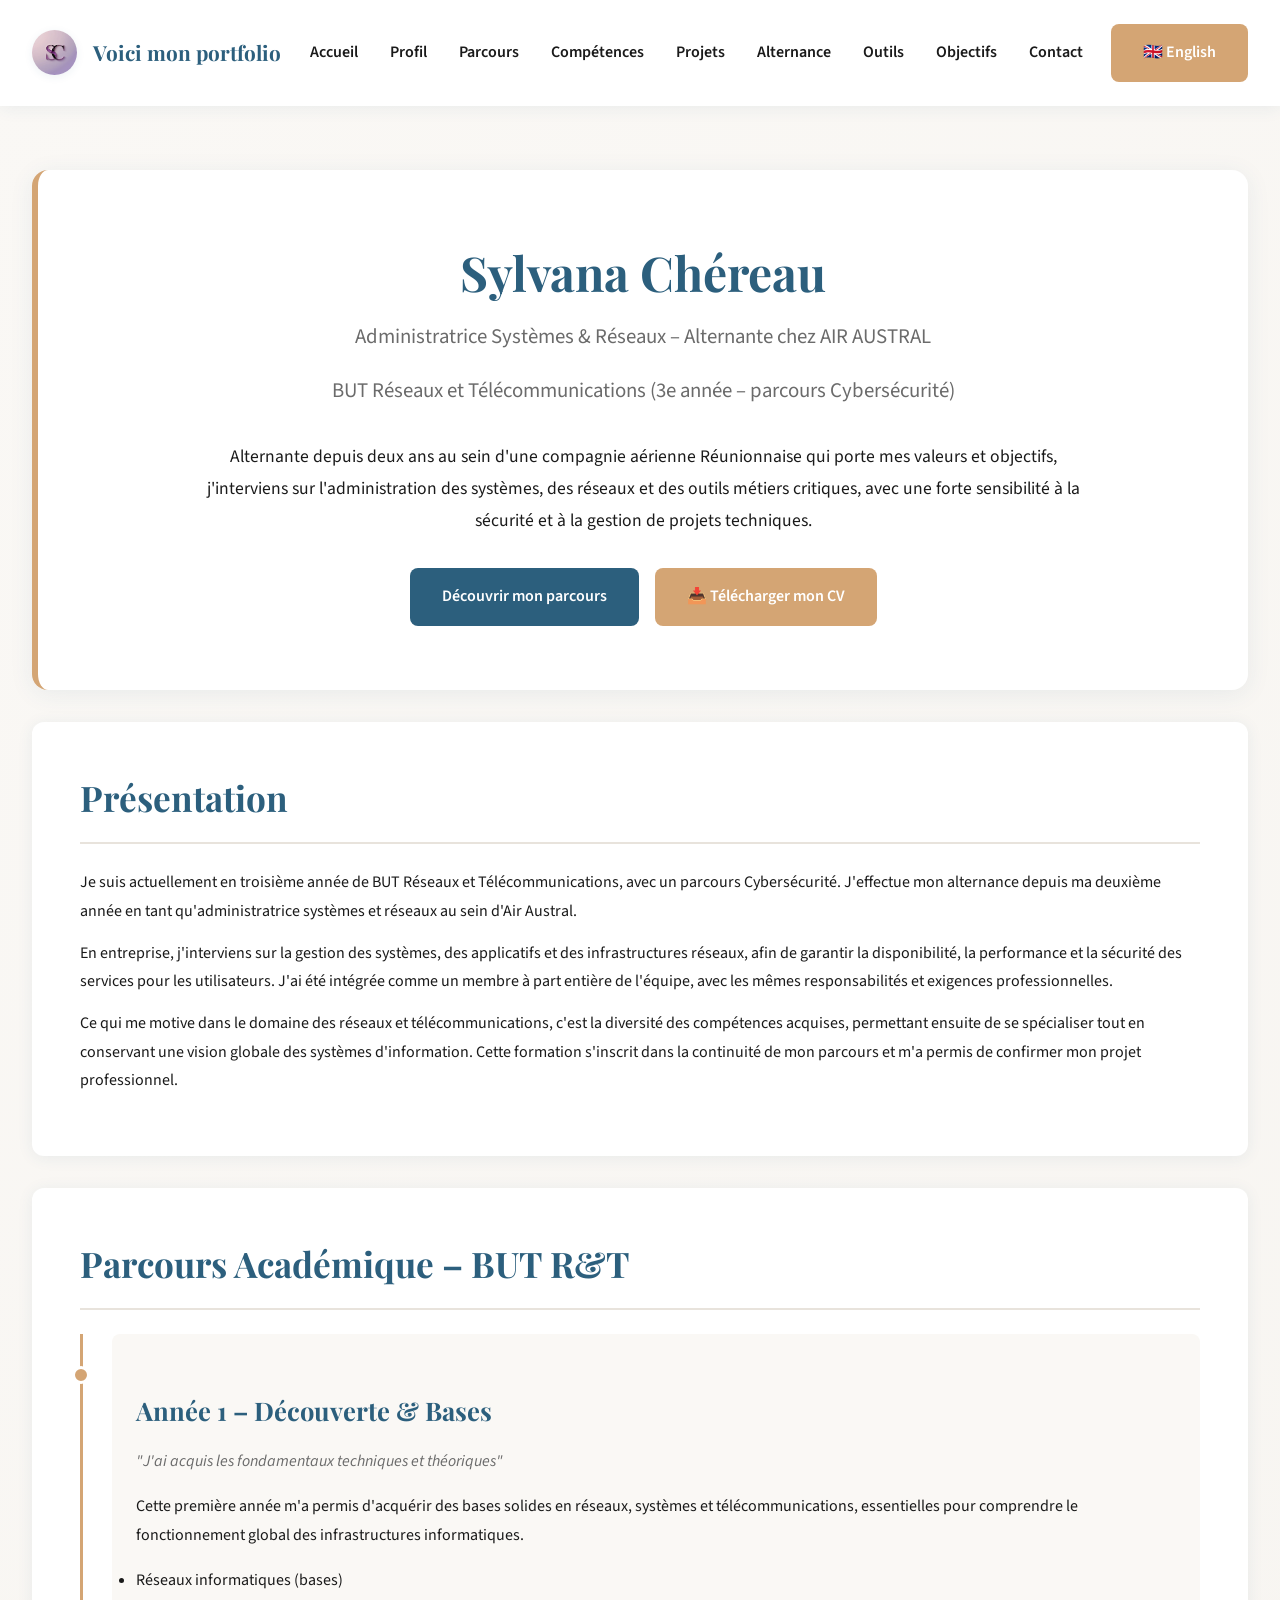
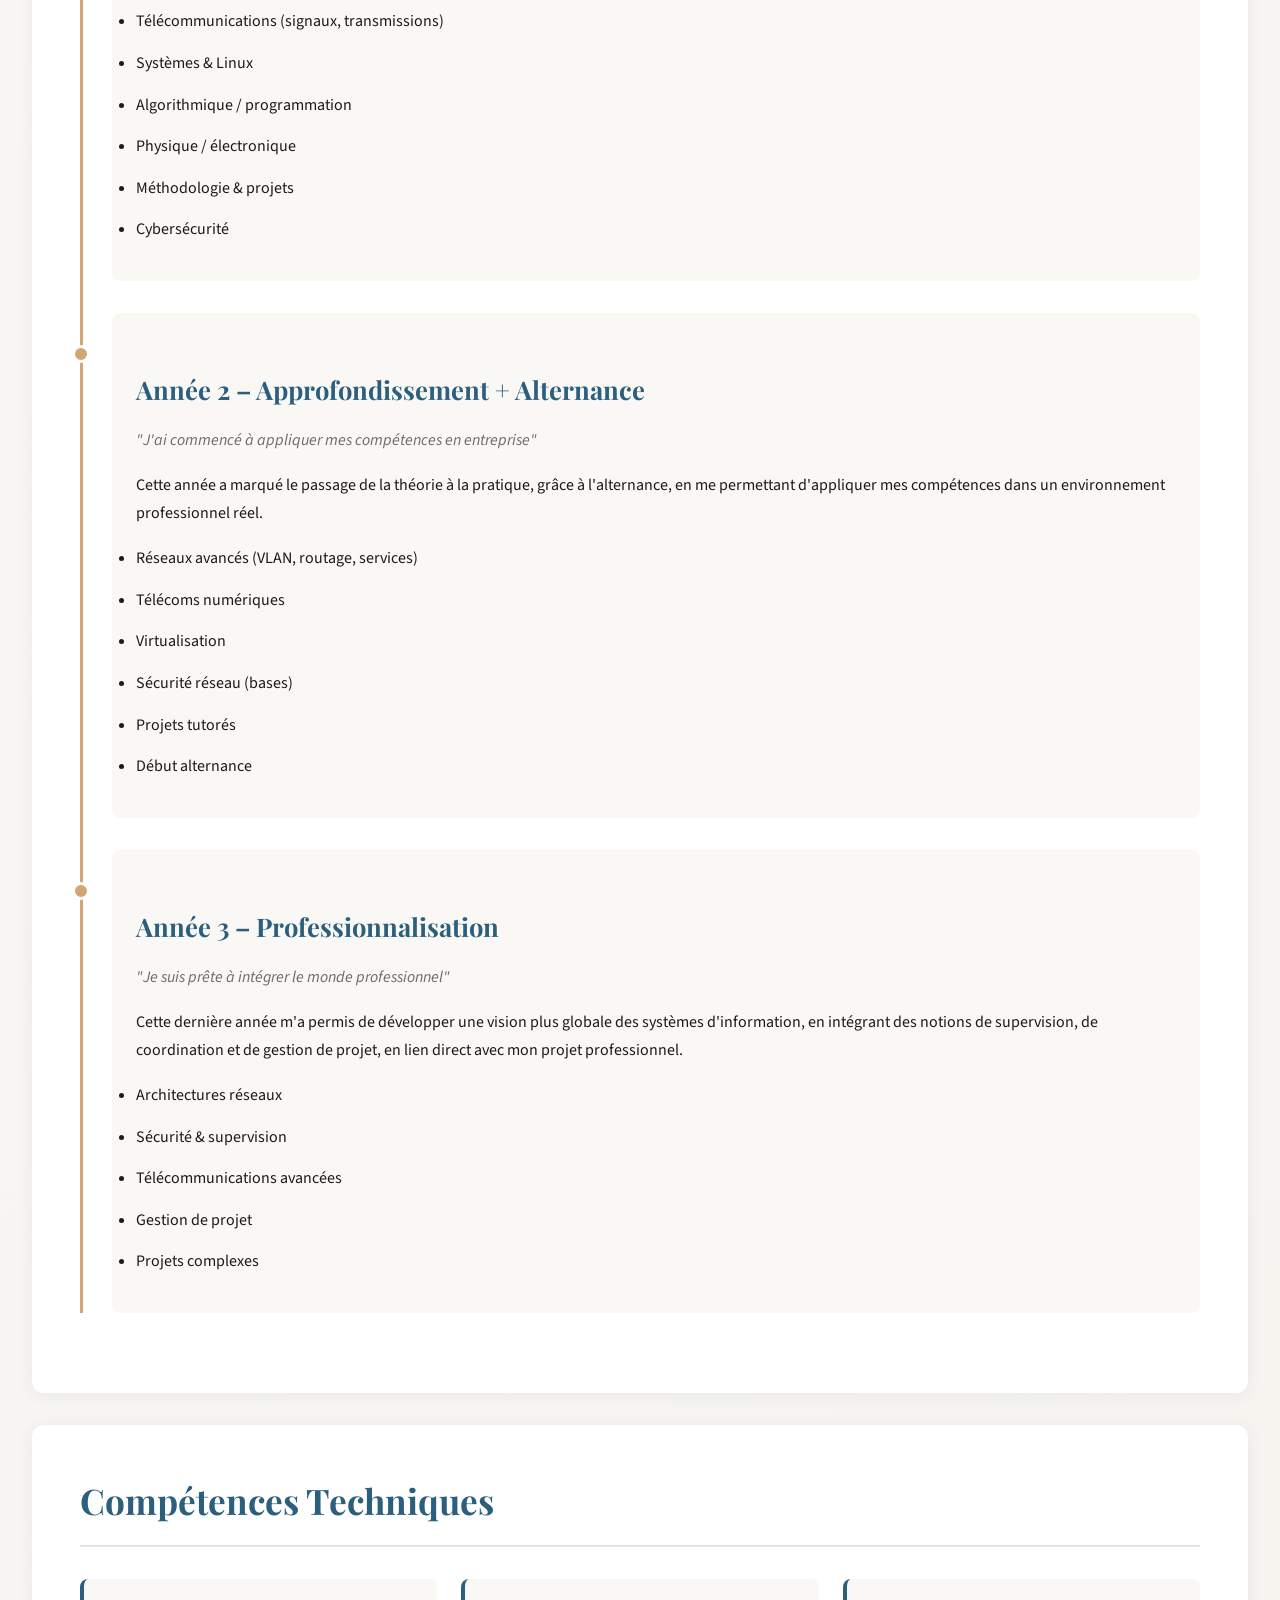
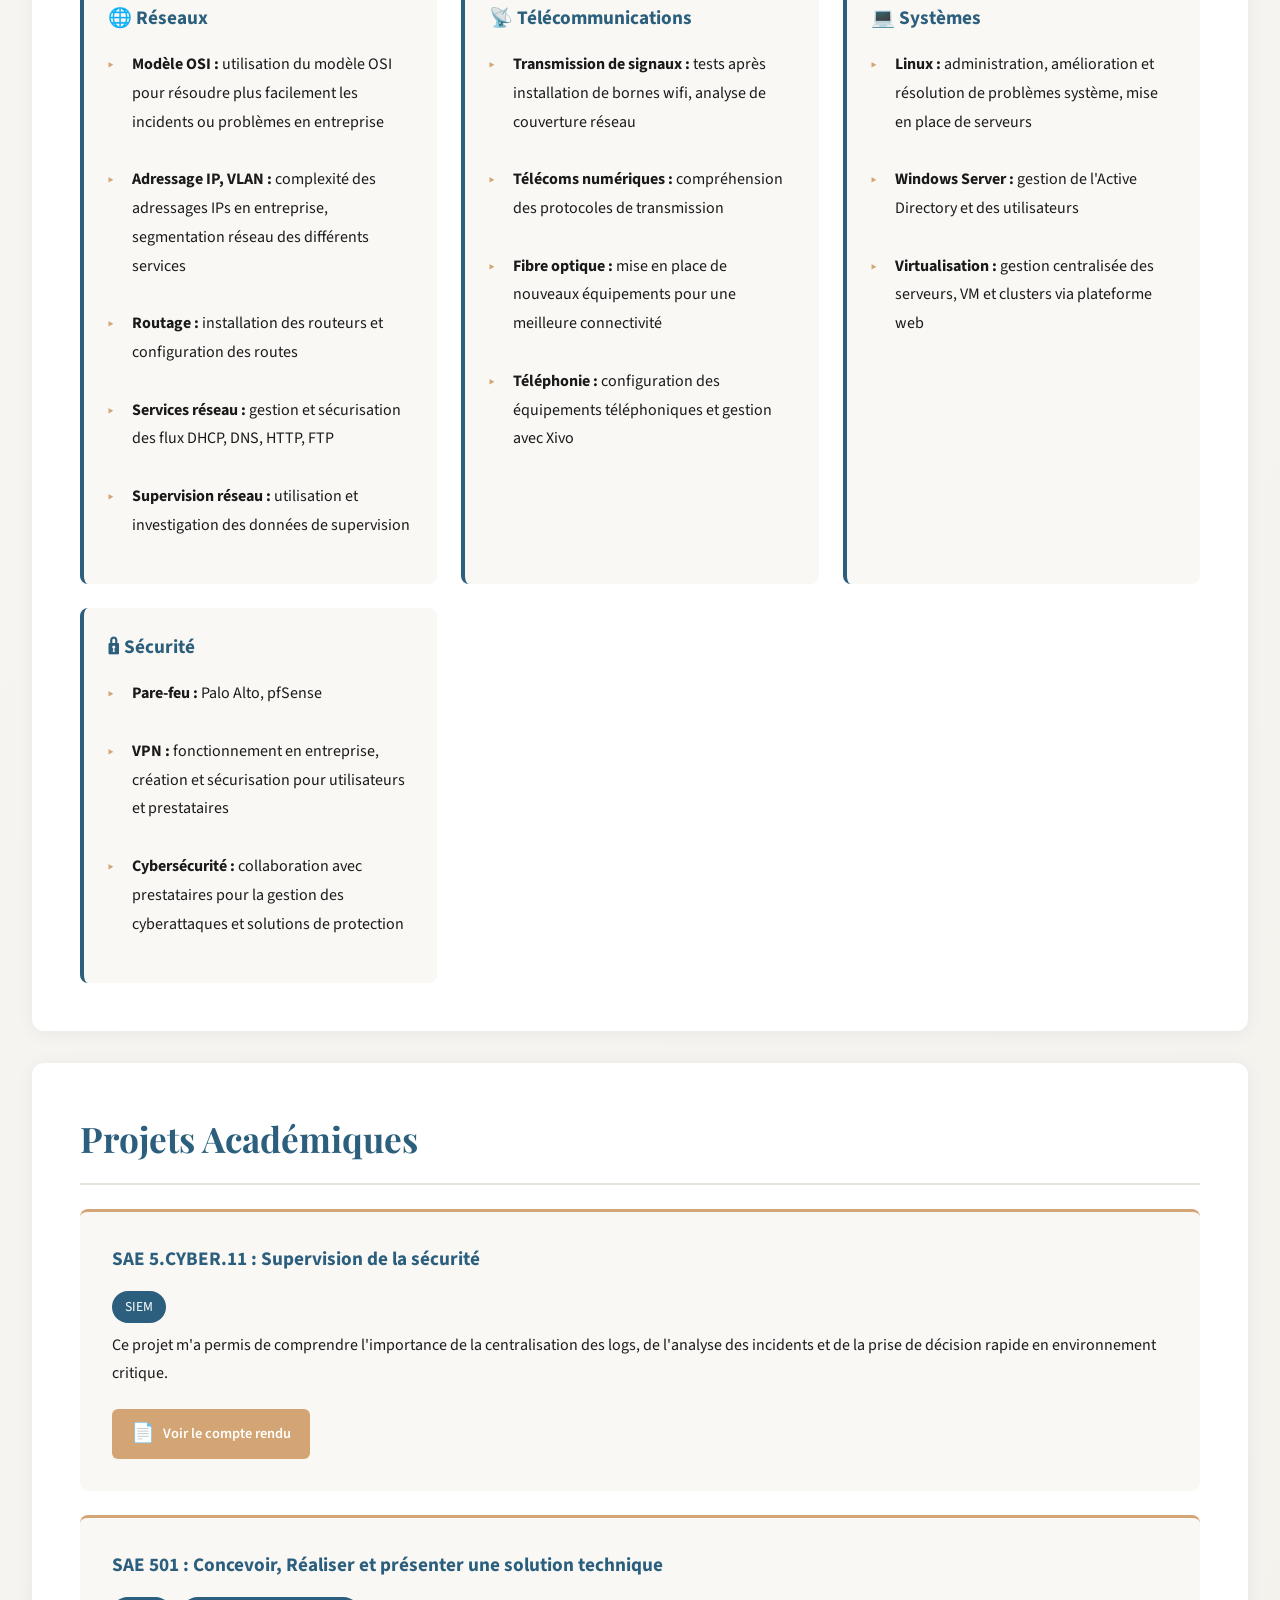
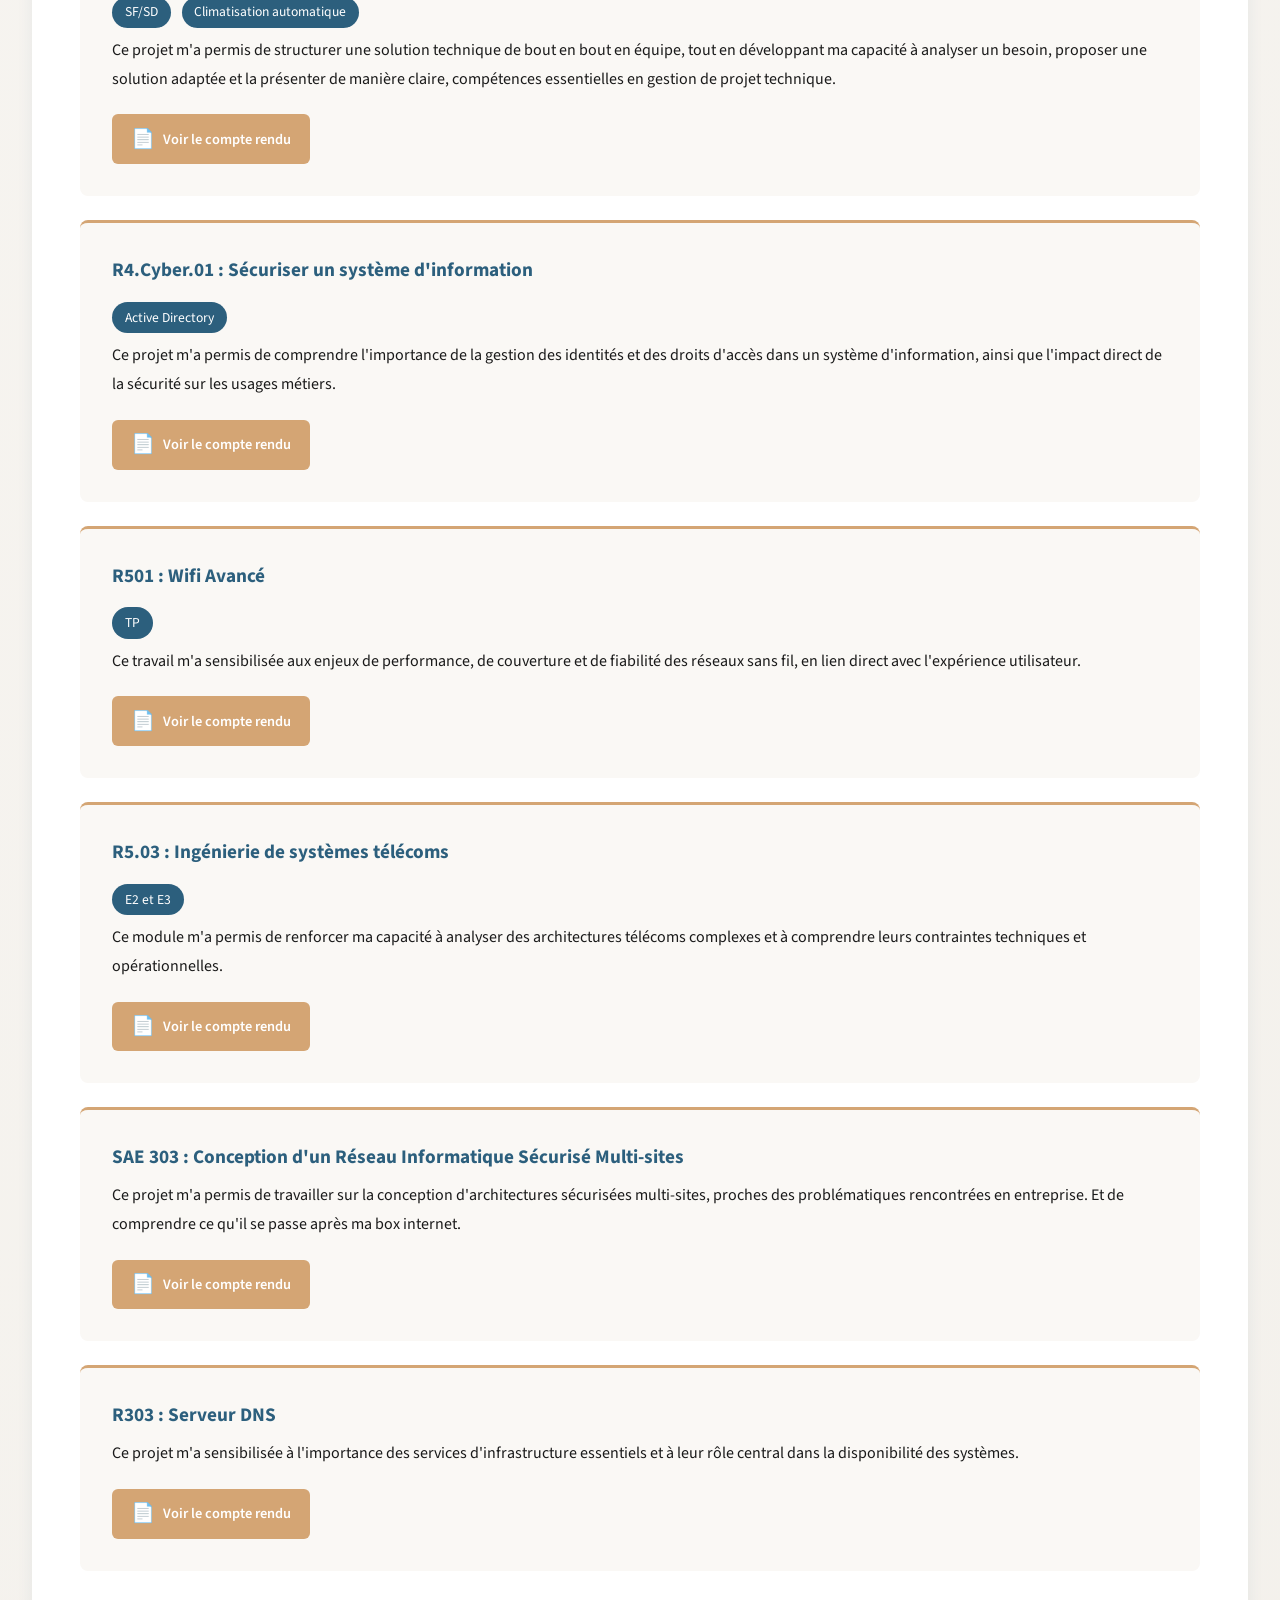
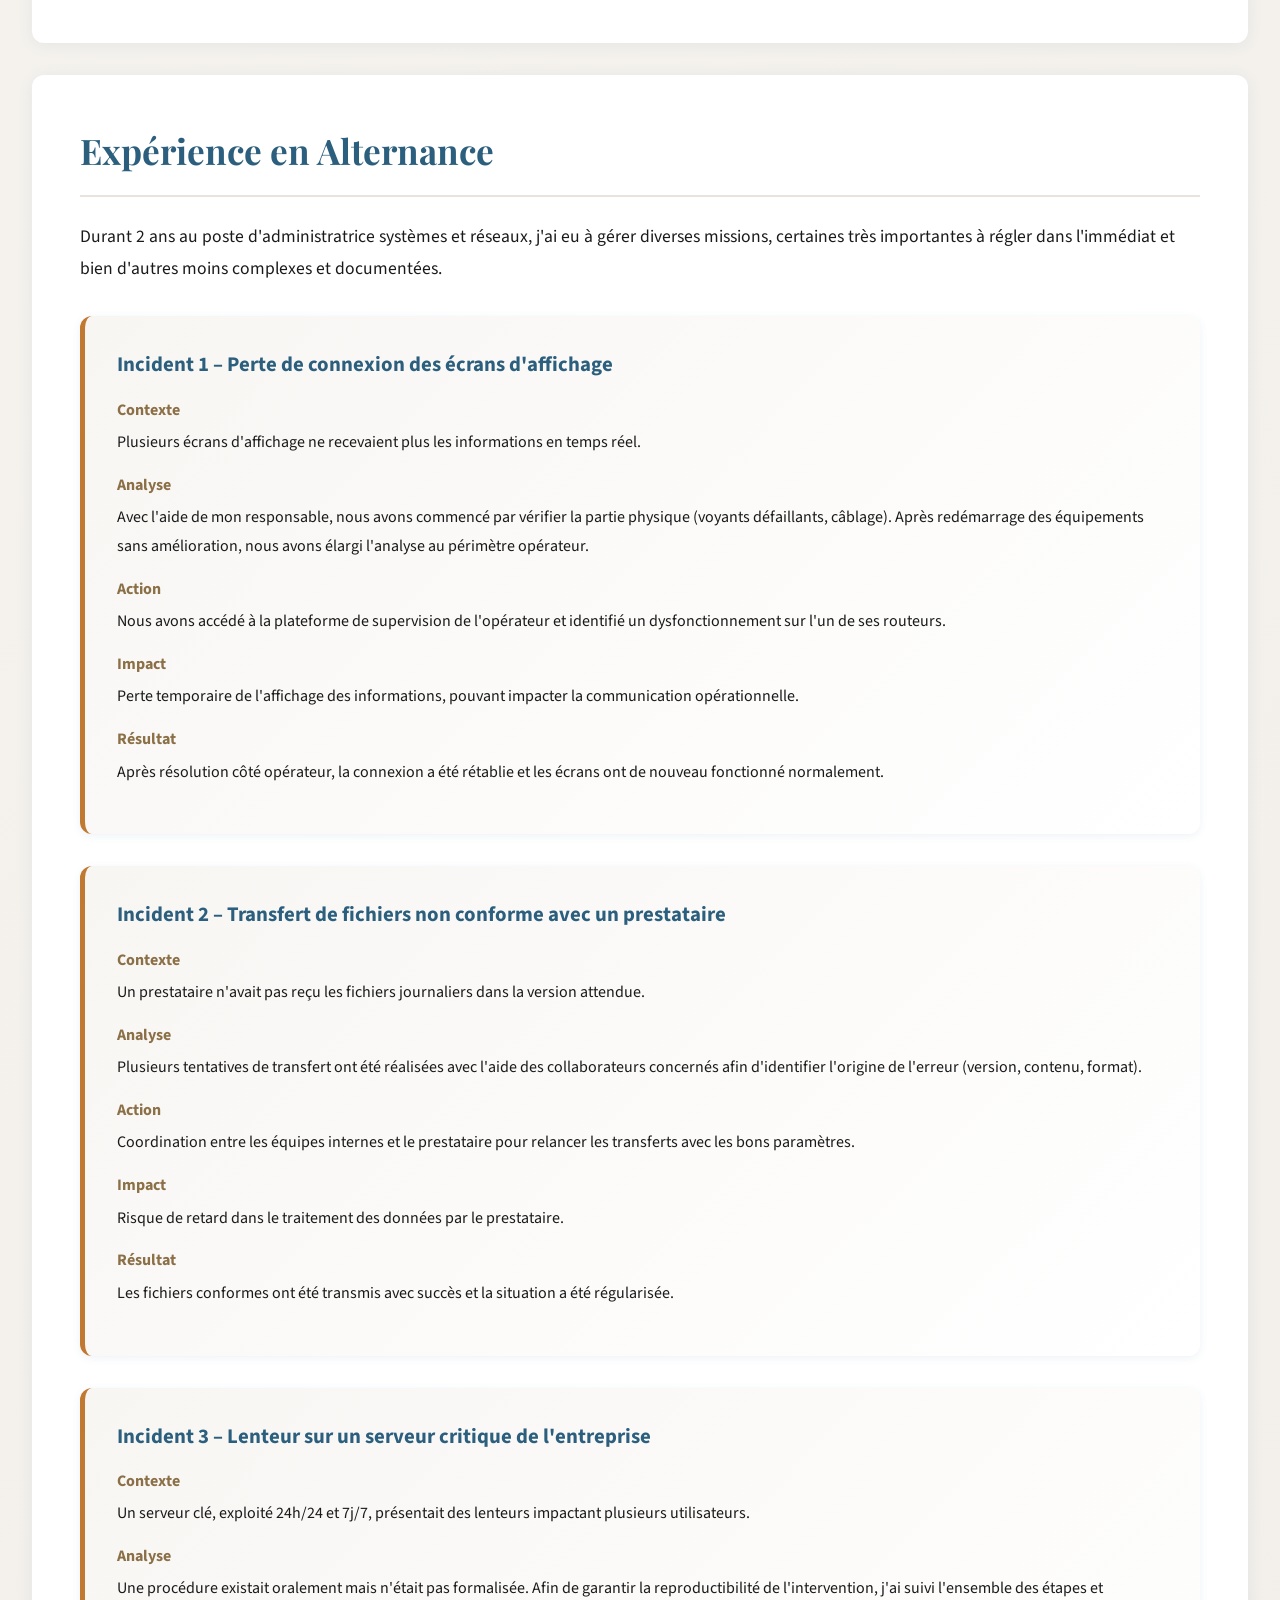
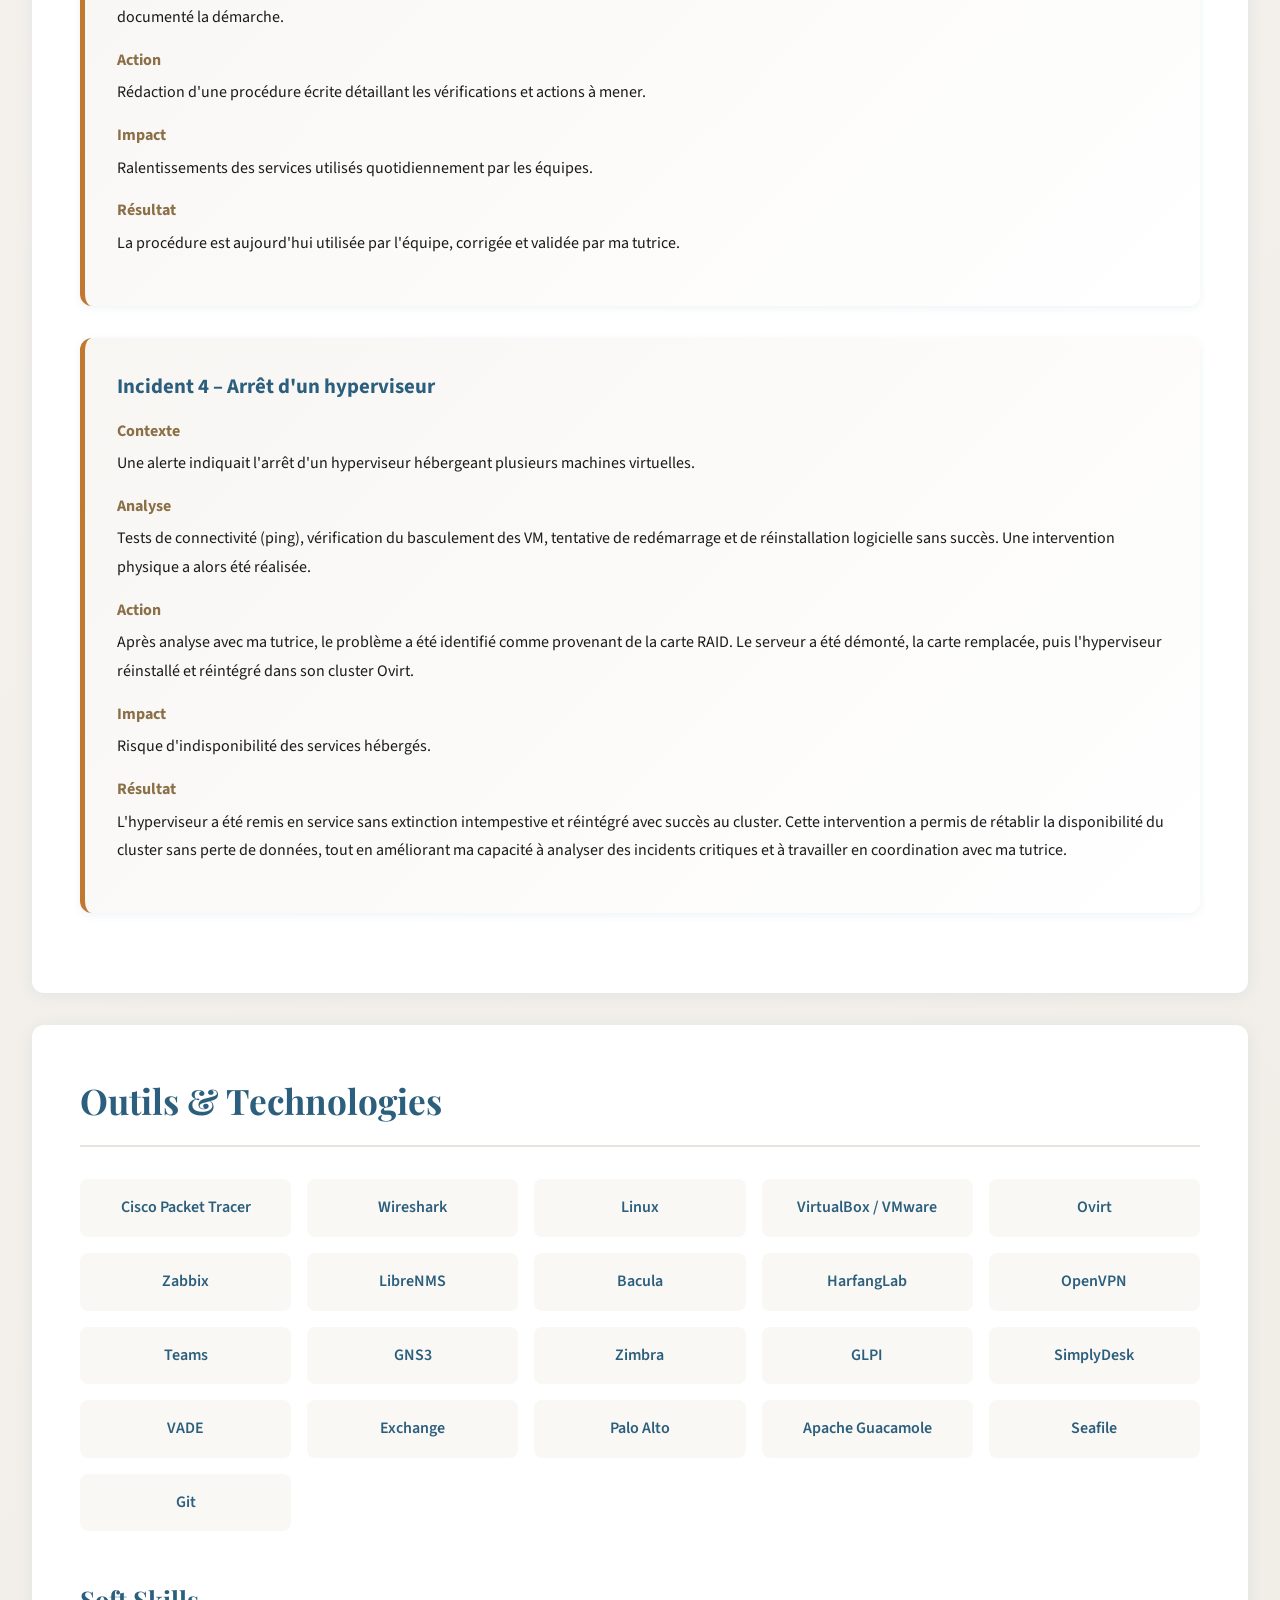
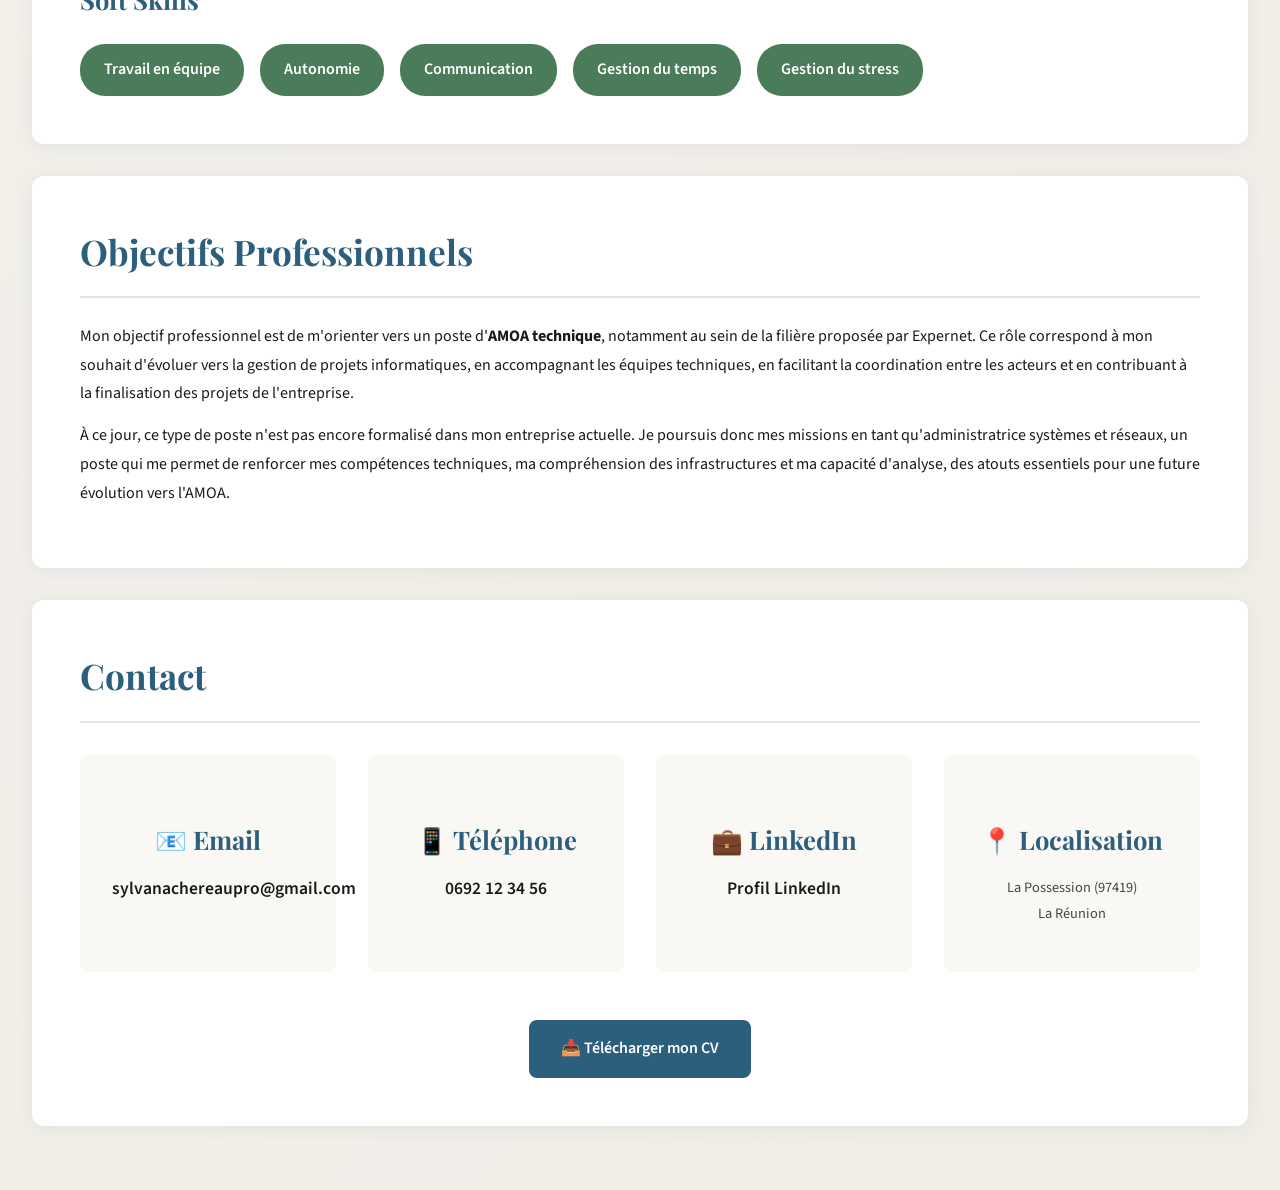
<file: Portfolio/index.html>
<!DOCTYPE html>
<html lang="fr">
<head>
    <meta charset="UTF-8">
    <meta name="viewport" content="width=device-width, initial-scale=1.0">
    <title>Sylvana Chéreau - Portfolio</title>
    <link href="https://fonts.googleapis.com/css2?family=Playfair+Display:wght@400;700&family=Source+Sans+3:wght@300;400;600;700&display=swap" rel="stylesheet">
    <style>
        :root {
            --primary: #2c5f7d;
            --secondary: #d4a574;
            --accent: #8b6f47;
            --bg-light: #faf8f5;
            --bg-card: #ffffff;
            --text-dark: #1a1a1a;
            --text-muted: #6b6b6b;
            --border: #e8e3dc;
            --shadow: rgba(44, 95, 125, 0.08);
            --success: #4a7c59;
            --warning: #c17831;
        }

        * {
            margin: 0;
            padding: 0;
            box-sizing: border-box;
        }

        body {
            font-family: 'Source Sans 3', sans-serif;
            background: linear-gradient(135deg, var(--bg-light) 0%, #f0ede7 100%);
            color: var(--text-dark);
            line-height: 1.6;
        }

        .container {
            max-width: 1400px;
            margin: 0 auto;
            padding: 2rem;
        }

        /* Navigation */
        nav {
            background: var(--bg-card);
            padding: 1.5rem 2rem;
            box-shadow: 0 2px 16px var(--shadow);
            position: sticky;
            top: 0;
            z-index: 1000;
            animation: slideDown 0.6s ease-out;
        }

        @keyframes slideDown {
            from { opacity: 0; transform: translateY(-30px); }
            to { opacity: 1; transform: translateY(0); }
        }

        nav .nav-content {
            max-width: 1400px;
            margin: 0 auto;
            display: flex;
            justify-content: space-between;
            align-items: center;
            flex-wrap: wrap;
            gap: 1rem;
        }

        nav .logo {
            display: flex;
            align-items: center;
            gap: 1rem;
        }

        nav .logo img {
            height: 45px;
            width: 45px;
            object-fit: cover;
            border-radius: 50%;
            box-shadow: 0 2px 8px var(--shadow);
        }

        nav .logo::after {
            content: 'Voici mon portfolio';
            font-family: 'Playfair Display', serif;
            font-size: 1.3rem;
            color: var(--primary);
            font-weight: 700;
        }

        nav ul {
            list-style: none;
            display: flex;
            gap: 2rem;
            flex-wrap: wrap;
        }

        nav a {
            color: var(--text-dark);
            text-decoration: none;
            font-weight: 600;
            transition: color 0.3s ease;
        }

        nav a:hover {
            color: var(--primary);
        }

        /* Hero Section */
        .hero {
            background: var(--bg-card);
            padding: 4rem 3rem;
            border-radius: 16px;
            box-shadow: 0 4px 24px var(--shadow);
            margin: 2rem 0;
            border-left: 6px solid var(--secondary);
            text-align: center;
            animation: fadeIn 0.6s ease-out;
        }

        @keyframes fadeIn {
            from { opacity: 0; transform: translateY(20px); }
            to { opacity: 1; transform: translateY(0); }
        }

        .hero h1 {
            font-family: 'Playfair Display', serif;
            font-size: 3rem;
            color: var(--primary);
            margin-bottom: 0.5rem;
            font-weight: 700;
        }

        .hero .subtitle {
            color: var(--text-muted);
            font-size: 1.3rem;
            margin-bottom: 1rem;
            font-weight: 400;
        }

        .hero .description {
            color: var(--text-dark);
            font-size: 1.1rem;
            max-width: 900px;
            margin: 2rem auto;
            line-height: 1.8;
        }

        .hero-buttons {
            display: flex;
            gap: 1rem;
            justify-content: center;
            flex-wrap: wrap;
            margin-top: 2rem;
        }

        .btn {
            padding: 1rem 2rem;
            border: none;
            border-radius: 8px;
            font-size: 1rem;
            font-weight: 600;
            cursor: pointer;
            transition: all 0.3s ease;
            text-decoration: none;
            display: inline-block;
        }

        .btn-primary {
            background: var(--primary);
            color: white;
        }

        .btn-primary:hover {
            background: #234a5f;
            transform: translateY(-2px);
            box-shadow: 0 4px 16px rgba(44, 95, 125, 0.3);
        }

        .btn-secondary {
            background: var(--secondary);
            color: white;
        }

        .btn-secondary:hover {
            background: var(--accent);
            transform: translateY(-2px);
        }

        /* Sections */
        section {
            background: var(--bg-card);
            padding: 3rem;
            border-radius: 12px;
            box-shadow: 0 2px 16px var(--shadow);
            margin: 2rem 0;
            animation: fadeIn 0.8s ease-out;
        }

        section h2 {
            font-family: 'Playfair Display', serif;
            font-size: 2.2rem;
            color: var(--primary);
            margin-bottom: 1.5rem;
            padding-bottom: 1rem;
            border-bottom: 2px solid var(--border);
        }

        section h3 {
            font-family: 'Playfair Display', serif;
            font-size: 1.6rem;
            color: var(--primary);
            margin: 2rem 0 1rem;
        }

        section h4 {
            font-size: 1.2rem;
            color: var(--accent);
            margin: 1.5rem 0 0.5rem;
        }

        section p, section li {
            margin-bottom: 0.8rem;
            line-height: 1.8;
        }

        /* Timeline for academic path */
        .timeline {
            position: relative;
            padding-left: 2rem;
        }

        .timeline::before {
            content: '';
            position: absolute;
            left: 0;
            top: 0;
            bottom: 0;
            width: 3px;
            background: var(--secondary);
        }

        .timeline-item {
            position: relative;
            padding: 1.5rem;
            margin-bottom: 2rem;
            background: var(--bg-light);
            border-radius: 8px;
        }

        .timeline-item::before {
            content: '';
            position: absolute;
            left: -2.5rem;
            top: 2rem;
            width: 12px;
            height: 12px;
            border-radius: 50%;
            background: var(--secondary);
            border: 3px solid var(--bg-card);
        }

        /* Skills Grid */
        .skills-grid {
            display: grid;
            grid-template-columns: repeat(auto-fit, minmax(300px, 1fr));
            gap: 1.5rem;
            margin-top: 2rem;
        }

        .skill-card {
            background: var(--bg-light);
            padding: 1.5rem;
            border-radius: 8px;
            border-left: 4px solid var(--primary);
        }

        .skill-card h4 {
            color: var(--primary);
            margin-top: 0;
        }

        .skill-card ul {
            list-style: none;
            padding-left: 0;
        }

        .skill-card li {
            padding: 0.5rem 0;
            padding-left: 1.5rem;
            position: relative;
        }

        .skill-card li::before {
            content: '▸';
            position: absolute;
            left: 0;
            color: var(--secondary);
            font-weight: bold;
        }

        /* Project Cards */
        .project-card {
            background: var(--bg-light);
            padding: 2rem;
            border-radius: 8px;
            margin-bottom: 1.5rem;
            border-top: 3px solid var(--secondary);
            transition: all 0.3s ease;
        }

        .project-card:hover {
            transform: translateY(-3px);
            box-shadow: 0 4px 16px var(--shadow);
        }

        .project-card h4 {
            color: var(--primary);
            margin-top: 0;
        }

        .project-tag {
            display: inline-block;
            padding: 0.3rem 0.8rem;
            background: var(--primary);
            color: white;
            border-radius: 20px;
            font-size: 0.85rem;
            margin: 0.5rem 0.5rem 0.5rem 0;
        }

        /* Incident Cards */
        .incident-card {
            background: linear-gradient(135deg, #f8f6f3 0%, #ffffff 100%);
            padding: 2rem;
            border-radius: 12px;
            margin-bottom: 2rem;
            border-left: 5px solid var(--warning);
            box-shadow: 0 2px 8px var(--shadow);
        }

        .incident-card h4 {
            color: var(--primary);
            margin-top: 0;
            font-size: 1.3rem;
        }

        .incident-section {
            margin: 1rem 0;
        }

        .incident-section strong {
            color: var(--accent);
            display: block;
            margin-bottom: 0.3rem;
        }

        /* Tools Grid */
        .tools-grid {
            display: grid;
            grid-template-columns: repeat(auto-fill, minmax(180px, 1fr));
            gap: 1rem;
            margin-top: 2rem;
        }

        .tool-item {
            background: var(--bg-light);
            padding: 1rem;
            border-radius: 8px;
            text-align: center;
            font-weight: 600;
            color: var(--primary);
            transition: all 0.3s ease;
        }

        .tool-item:hover {
            background: var(--primary);
            color: white;
            transform: scale(1.05);
        }

        /* Soft Skills */
        .soft-skills {
            display: flex;
            flex-wrap: wrap;
            gap: 1rem;
            margin-top: 1.5rem;
        }

        .soft-skill-badge {
            padding: 0.8rem 1.5rem;
            background: var(--success);
            color: white;
            border-radius: 25px;
            font-weight: 600;
        }

        /* Contact Section */
        .contact-info {
            display: grid;
            grid-template-columns: repeat(auto-fit, minmax(250px, 1fr));
            gap: 2rem;
            margin-top: 2rem;
        }

        .contact-card {
            background: var(--bg-light);
            padding: 2rem;
            border-radius: 8px;
            text-align: center;
            transition: all 0.3s ease;
        }

        .contact-card:hover {
            background: var(--primary);
            color: white;
        }

        .contact-card a {
            color: inherit;
            text-decoration: none;
            font-weight: 600;
            font-size: 1.1rem;
        }

        .contact-card p {
            margin-top: 0.5rem;
            font-size: 0.9rem;
            opacity: 0.8;
        }

        /* Responsive */
        @media (max-width: 768px) {
            .hero h1 {
                font-size: 2rem;
            }

            .hero .subtitle {
                font-size: 1.1rem;
            }

            section {
                padding: 2rem;
            }

            section h2 {
                font-size: 1.8rem;
            }

            nav ul {
                gap: 1rem;
            }
        }

        /* Smooth scrolling */
        html {
            scroll-behavior: smooth;
        }

        /* Scroll offset for sticky nav */
        section {
            scroll-margin-top: 100px;
        }

        /* Hidden sections for navigation */
        .hidden {
            display: none;
        }

        /* PDF Button */
        .pdf-btn {
            display: inline-flex;
            align-items: center;
            gap: 0.5rem;
            padding: 0.6rem 1.2rem;
            background: var(--secondary);
            color: white;
            text-decoration: none;
            border-radius: 6px;
            font-size: 0.9rem;
            font-weight: 600;
            transition: all 0.3s ease;
            margin-top: 0.5rem;
        }

        .pdf-btn:hover {
            background: var(--accent);
            transform: translateY(-2px);
            box-shadow: 0 4px 12px rgba(212, 165, 116, 0.4);
        }

        .pdf-btn::before {
            content: '📄';
            font-size: 1.2rem;
        }
    </style>
</head>
<body>
    <nav>
        <div class="nav-content">
            <div class="logo">
                <img src="img/logo.png" alt="Logo Sylvana Chéreau">
            </div>
            <ul>
                <li><a href="#accueil">Accueil</a></li>
                <li><a href="#profil">Profil</a></li>
                <li><a href="#parcours">Parcours</a></li>
                <li><a href="#competences">Compétences</a></li>
                <li><a href="#projets">Projets</a></li>
                <li><a href="#alternance">Alternance</a></li>
                <li><a href="#outils">Outils</a></li>
                <li><a href="#objectifs">Objectifs</a></li>
                <li><a href="#contact">Contact</a></li>
            </ul>
            <div class="language-switch">
            <a href="./my_portfolio.html" class="btn btn-secondary">🇬🇧 English</a>
            </div>
        </div>
    </nav>

    <div class="container">
        <!-- Hero Section -->
        <section id="accueil" class="hero">
            <h1>Sylvana Chéreau</h1>
            <p class="subtitle">Administratrice Systèmes & Réseaux – Alternante chez AIR AUSTRAL</p>
            <p class="subtitle">BUT Réseaux et Télécommunications (3e année – parcours Cybersécurité)</p>
            
            <p class="description">
                Alternante depuis deux ans au sein d'une compagnie aérienne Réunionnaise qui porte mes valeurs et objectifs, j'interviens sur l'administration des systèmes, 
                des réseaux et des outils métiers critiques, avec une forte sensibilité à la sécurité et à la gestion de projets techniques.
            </p>

            <div class="hero-buttons">
                <a href="#profil" class="btn btn-primary">Découvrir mon parcours</a>
                <a href="PDF/Sylvana_CHEREAU_CV.pdf" class="btn btn-secondary" download>📥 Télécharger mon CV</a>
            </div>
        </section>

        <!-- Profil -->
        <section id="profil">
            <h2>Présentation</h2>
            <p>
                Je suis actuellement en troisième année de BUT Réseaux et Télécommunications, avec un parcours Cybersécurité. 
                J'effectue mon alternance depuis ma deuxième année en tant qu'administratrice systèmes et réseaux au sein d'Air Austral.
            </p>
            <p>
                En entreprise, j'interviens sur la gestion des systèmes, des applicatifs et des infrastructures réseaux, 
                afin de garantir la disponibilité, la performance et la sécurité des services pour les utilisateurs. 
                J'ai été intégrée comme un membre à part entière de l'équipe, avec les mêmes responsabilités et exigences professionnelles.
            </p>
            <p>
                Ce qui me motive dans le domaine des réseaux et télécommunications, c'est la diversité des compétences acquises, 
                permettant ensuite de se spécialiser tout en conservant une vision globale des systèmes d'information. 
                Cette formation s'inscrit dans la continuité de mon parcours et m'a permis de confirmer mon projet professionnel.
            </p>
        </section>

        <!-- Parcours Académique -->
        <section id="parcours">
            <h2>Parcours Académique – BUT R&T</h2>
            
            <div class="timeline">
                <div class="timeline-item">
                    <h3>Année 1 – Découverte & Bases</h3>
                    <p style="color: var(--text-muted); font-style: italic; margin-bottom: 1rem;">
                        "J'ai acquis les fondamentaux techniques et théoriques"
                    </p>
                    <p>
                        Cette première année m'a permis d'acquérir des bases solides en réseaux, systèmes et télécommunications, 
                        essentielles pour comprendre le fonctionnement global des infrastructures informatiques.
                    </p>
                    <ul style="margin-top: 1rem;">
                        <li>Réseaux informatiques (bases)</li>
                        <li>Télécommunications (signaux, transmissions)</li>
                        <li>Systèmes & Linux</li>
                        <li>Algorithmique / programmation</li>
                        <li>Physique / électronique</li>
                        <li>Méthodologie & projets</li>
                        <li>Cybersécurité</li>
                    </ul>
                </div>

                <div class="timeline-item">
                    <h3>Année 2 – Approfondissement + Alternance</h3>
                    <p style="color: var(--text-muted); font-style: italic; margin-bottom: 1rem;">
                        "J'ai commencé à appliquer mes compétences en entreprise"
                    </p>
                    <p>
                        Cette année a marqué le passage de la théorie à la pratique, grâce à l'alternance, 
                        en me permettant d'appliquer mes compétences dans un environnement professionnel réel.
                    </p>
                    <ul style="margin-top: 1rem;">
                        <li>Réseaux avancés (VLAN, routage, services)</li>
                        <li>Télécoms numériques</li>
                        <li>Virtualisation</li>
                        <li>Sécurité réseau (bases)</li>
                        <li>Projets tutorés</li>
                        <li>Début alternance</li>
                    </ul>
                </div>

                <div class="timeline-item">
                    <h3>Année 3 – Professionnalisation</h3>
                    <p style="color: var(--text-muted); font-style: italic; margin-bottom: 1rem;">
                        "Je suis prête à intégrer le monde professionnel"
                    </p>
                    <p>
                        Cette dernière année m'a permis de développer une vision plus globale des systèmes d'information, 
                        en intégrant des notions de supervision, de coordination et de gestion de projet, 
                        en lien direct avec mon projet professionnel.
                    </p>
                    <ul style="margin-top: 1rem;">
                        <li>Architectures réseaux</li>
                        <li>Sécurité & supervision</li>
                        <li>Télécommunications avancées</li>
                        <li>Gestion de projet</li>
                        <li>Projets complexes</li>
                    </ul>
                </div>
            </div>
        </section>

        <!-- Compétences Techniques -->
        <section id="competences">
            <h2>Compétences Techniques</h2>
            
            <div class="skills-grid">
                <div class="skill-card">
                    <h4>🌐 Réseaux</h4>
                    <ul>
                        <li><strong>Modèle OSI :</strong> utilisation du modèle OSI pour résoudre plus facilement les incidents ou problèmes en entreprise</li>
                        <li><strong>Adressage IP, VLAN :</strong> complexité des adressages IPs en entreprise, segmentation réseau des différents services</li>
                        <li><strong>Routage :</strong> installation des routeurs et configuration des routes</li>
                        <li><strong>Services réseau :</strong> gestion et sécurisation des flux DHCP, DNS, HTTP, FTP</li>
                        <li><strong>Supervision réseau :</strong> utilisation et investigation des données de supervision</li>
                    </ul>
                </div>

                <div class="skill-card">
                    <h4>📡 Télécommunications</h4>
                    <ul>
                        <li><strong>Transmission de signaux :</strong> tests après installation de bornes wifi, analyse de couverture réseau</li>
                        <li><strong>Télécoms numériques :</strong> compréhension des protocoles de transmission</li>
                        <li><strong>Fibre optique :</strong> mise en place de nouveaux équipements pour une meilleure connectivité</li>
                        <li><strong>Téléphonie :</strong> configuration des équipements téléphoniques et gestion avec Xivo</li>
                    </ul>
                </div>

                <div class="skill-card">
                    <h4>💻 Systèmes</h4>
                    <ul>
                        <li><strong>Linux :</strong> administration, amélioration et résolution de problèmes système, mise en place de serveurs</li>
                        <li><strong>Windows Server :</strong> gestion de l'Active Directory et des utilisateurs</li>
                        <li><strong>Virtualisation :</strong> gestion centralisée des serveurs, VM et clusters via plateforme web</li>
                    </ul>
                </div>

                <div class="skill-card">
                    <h4>🔒 Sécurité</h4>
                    <ul>
                        <li><strong>Pare-feu :</strong> Palo Alto, pfSense</li>
                        <li><strong>VPN :</strong> fonctionnement en entreprise, création et sécurisation pour utilisateurs et prestataires</li>
                        <li><strong>Cybersécurité :</strong> collaboration avec prestataires pour la gestion des cyberattaques et solutions de protection</li>
                    </ul>
                </div>
            </div>
        </section>

        <!-- Projets Académiques -->
        <section id="projets">
            <h2>Projets Académiques</h2>

            <div class="project-card">
                <h4>SAE 5.CYBER.11 : Supervision de la sécurité</h4>
                <div>
                    <span class="project-tag">SIEM</span>
                </div>
                <p>
                    Ce projet m'a permis de comprendre l'importance de la centralisation des logs, 
                    de l'analyse des incidents et de la prise de décision rapide en environnement critique.
                </p>
                <a href="PDF/SAE.5.CYBER.11_Supervision_de_la_securite.pdf" class="pdf-btn" target="_blank">Voir le compte rendu</a>
            </div>

            <div class="project-card">
                <h4>SAE 501 : Concevoir, Réaliser et présenter une solution technique</h4>
                <div>
                    <span class="project-tag">SF/SD</span>
                    <span class="project-tag">Climatisation automatique</span>
                </div>
                <p>
                    Ce projet m'a permis de structurer une solution technique de bout en bout en équipe, 
                    tout en développant ma capacité à analyser un besoin, proposer une solution adaptée et 
                    la présenter de manière claire, compétences essentielles en gestion de projet technique.
                </p>
                <a href="PDF/SFST.pdf" class="pdf-btn" target="_blank">Voir le compte rendu</a>
            </div>

            <div class="project-card">
                <h4>R4.Cyber.01 : Sécuriser un système d'information</h4>
                <div>
                    <span class="project-tag">Active Directory</span>
                </div>
                <p>
                    Ce projet m'a permis de comprendre l'importance de la gestion des identités et 
                    des droits d'accès dans un système d'information, ainsi que l'impact direct de 
                    la sécurité sur les usages métiers.
                </p>
                <a href="PDF/SAE401_AD.pdf" class="pdf-btn" target="_blank">Voir le compte rendu</a>
            </div>

            <div class="project-card">
                <h4>R501 : Wifi Avancé</h4>
                <div>
                    <span class="project-tag">TP</span>
                </div>
                <p>
                    Ce travail m'a sensibilisée aux enjeux de performance, de couverture et de 
                    fiabilité des réseaux sans fil, en lien direct avec l'expérience utilisateur.
                </p>
                <a href="PDF/R501_WifiAvance.pdf" class="pdf-btn" target="_blank">Voir le compte rendu</a>
            </div>

            <div class="project-card">
                <h4>R5.03 : Ingénierie de systèmes télécoms</h4>
                <div>
                    <span class="project-tag">E2 et E3</span>
                </div>
                <p>
                    Ce module m'a permis de renforcer ma capacité à analyser des architectures télécoms 
                    complexes et à comprendre leurs contraintes techniques et opérationnelles.
                </p>
                <a href="PDF/Sylvana_CHEREAU_R503_TPE2E3_ INGÉNIERIE_DE_SYSTÈMES_TÉLÉCOMS.pdf" class="pdf-btn" target="_blank">Voir le compte rendu</a>
            </div>

            <div class="project-card">
                <h4>SAE 303 : Conception d'un Réseau Informatique Sécurisé Multi-sites</h4>
                <p>
                    Ce projet m'a permis de travailler sur la conception d'architectures sécurisées multi-sites, 
                    proches des problématiques rencontrées en entreprise. Et de comprendre ce qu'il se passe 
                    après ma box internet.
                </p>
                <a href="PDF/SAE303_Conception_Réseau_Informatique_Sécurisé_Multi-sites.pdf" class="pdf-btn" target="_blank">Voir le compte rendu</a>
            </div>

            <div class="project-card">
                <h4>R303 : Serveur DNS</h4>
                <p>
                    Ce projet m'a sensibilisée à l'importance des services d'infrastructure essentiels 
                    et à leur rôle central dans la disponibilité des systèmes.
                </p>
                <a href="PDF/R303_TP_SylvanaCHEREAU_Rapport.pdf" class="pdf-btn" target="_blank">Voir le compte rendu</a>
            </div>
        </section>

        <!-- Expérience en Alternance -->
        <section id="alternance">
            <h2>Expérience en Alternance</h2>
            
            <p style="font-size: 1.1rem; margin-bottom: 2rem;">
                Durant 2 ans au poste d'administratrice systèmes et réseaux, j'ai eu à gérer diverses missions, 
                certaines très importantes à régler dans l'immédiat et bien d'autres moins complexes et documentées.
            </p>

            <div class="incident-card">
                <h4>Incident 1 – Perte de connexion des écrans d'affichage</h4>
                
                <div class="incident-section">
                    <strong>Contexte</strong>
                    <p>Plusieurs écrans d'affichage ne recevaient plus les informations en temps réel.</p>
                </div>

                <div class="incident-section">
                    <strong>Analyse</strong>
                    <p>
                        Avec l'aide de mon responsable, nous avons commencé par vérifier la partie physique 
                        (voyants défaillants, câblage). Après redémarrage des équipements sans amélioration, 
                        nous avons élargi l'analyse au périmètre opérateur.
                    </p>
                </div>

                <div class="incident-section">
                    <strong>Action</strong>
                    <p>
                        Nous avons accédé à la plateforme de supervision de l'opérateur et identifié un 
                        dysfonctionnement sur l'un de ses routeurs.
                    </p>
                </div>

                <div class="incident-section">
                    <strong>Impact</strong>
                    <p>
                        Perte temporaire de l'affichage des informations, pouvant impacter la communication opérationnelle.
                    </p>
                </div>

                <div class="incident-section">
                    <strong>Résultat</strong>
                    <p>
                        Après résolution côté opérateur, la connexion a été rétablie et les écrans ont de nouveau 
                        fonctionné normalement.
                    </p>
                </div>
            </div>

            <div class="incident-card">
                <h4>Incident 2 – Transfert de fichiers non conforme avec un prestataire</h4>
                
                <div class="incident-section">
                    <strong>Contexte</strong>
                    <p>Un prestataire n'avait pas reçu les fichiers journaliers dans la version attendue.</p>
                </div>

                <div class="incident-section">
                    <strong>Analyse</strong>
                    <p>
                        Plusieurs tentatives de transfert ont été réalisées avec l'aide des collaborateurs concernés 
                        afin d'identifier l'origine de l'erreur (version, contenu, format).
                    </p>
                </div>

                <div class="incident-section">
                    <strong>Action</strong>
                    <p>
                        Coordination entre les équipes internes et le prestataire pour relancer les transferts avec 
                        les bons paramètres.
                    </p>
                </div>

                <div class="incident-section">
                    <strong>Impact</strong>
                    <p>Risque de retard dans le traitement des données par le prestataire.</p>
                </div>

                <div class="incident-section">
                    <strong>Résultat</strong>
                    <p>Les fichiers conformes ont été transmis avec succès et la situation a été régularisée.</p>
                </div>
            </div>

            <div class="incident-card">
                <h4>Incident 3 – Lenteur sur un serveur critique de l'entreprise</h4>
                
                <div class="incident-section">
                    <strong>Contexte</strong>
                    <p>
                        Un serveur clé, exploité 24h/24 et 7j/7, présentait des lenteurs impactant plusieurs utilisateurs.
                    </p>
                </div>

                <div class="incident-section">
                    <strong>Analyse</strong>
                    <p>
                        Une procédure existait oralement mais n'était pas formalisée. Afin de garantir la reproductibilité 
                        de l'intervention, j'ai suivi l'ensemble des étapes et documenté la démarche.
                    </p>
                </div>

                <div class="incident-section">
                    <strong>Action</strong>
                    <p>
                        Rédaction d'une procédure écrite détaillant les vérifications et actions à mener.
                    </p>
                </div>

                <div class="incident-section">
                    <strong>Impact</strong>
                    <p>Ralentissements des services utilisés quotidiennement par les équipes.</p>
                </div>

                <div class="incident-section">
                    <strong>Résultat</strong>
                    <p>
                        La procédure est aujourd'hui utilisée par l'équipe, corrigée et validée par ma tutrice.
                    </p>
                </div>
            </div>

            <div class="incident-card">
                <h4>Incident 4 – Arrêt d'un hyperviseur</h4>
                
                <div class="incident-section">
                    <strong>Contexte</strong>
                    <p>Une alerte indiquait l'arrêt d'un hyperviseur hébergeant plusieurs machines virtuelles.</p>
                </div>

                <div class="incident-section">
                    <strong>Analyse</strong>
                    <p>
                        Tests de connectivité (ping), vérification du basculement des VM, tentative de redémarrage 
                        et de réinstallation logicielle sans succès. Une intervention physique a alors été réalisée.
                    </p>
                </div>

                <div class="incident-section">
                    <strong>Action</strong>
                    <p>
                        Après analyse avec ma tutrice, le problème a été identifié comme provenant de la carte RAID. 
                        Le serveur a été démonté, la carte remplacée, puis l'hyperviseur réinstallé et réintégré 
                        dans son cluster Ovirt.
                    </p>
                </div>

                <div class="incident-section">
                    <strong>Impact</strong>
                    <p>Risque d'indisponibilité des services hébergés.</p>
                </div>

                <div class="incident-section">
                    <strong>Résultat</strong>
                    <p>
                        L'hyperviseur a été remis en service sans extinction intempestive et réintégré avec succès au cluster. 
                        Cette intervention a permis de rétablir la disponibilité du cluster sans perte de données, 
                        tout en améliorant ma capacité à analyser des incidents critiques et à travailler en coordination 
                        avec ma tutrice.
                    </p>
                </div>
            </div>
        </section>

        <!-- Outils & Technologies -->
        <section id="outils">
            <h2>Outils & Technologies</h2>
            
            <div class="tools-grid">
                <div class="tool-item">Cisco Packet Tracer</div>
                <div class="tool-item">Wireshark</div>
                <div class="tool-item">Linux</div>
                <div class="tool-item">VirtualBox / VMware</div>
                <div class="tool-item">Ovirt</div>
                <div class="tool-item">Zabbix</div>
                <div class="tool-item">LibreNMS</div>
                <div class="tool-item">Bacula</div>
                <div class="tool-item">HarfangLab</div>
                <div class="tool-item">OpenVPN</div>
                <div class="tool-item">Teams</div>
                <div class="tool-item">GNS3</div>
                <div class="tool-item">Zimbra</div>
                <div class="tool-item">GLPI</div>
                <div class="tool-item">SimplyDesk</div>
                <div class="tool-item">VADE</div>
                <div class="tool-item">Exchange</div>
                <div class="tool-item">Palo Alto</div>
                <div class="tool-item">Apache Guacamole</div>
                <div class="tool-item">Seafile</div>
                <div class="tool-item">Git</div>
            </div>

            <h3 style="margin-top: 3rem;">Soft Skills</h3>
            <div class="soft-skills">
                <div class="soft-skill-badge">Travail en équipe</div>
                <div class="soft-skill-badge">Autonomie</div>
                <div class="soft-skill-badge">Communication</div>
                <div class="soft-skill-badge">Gestion du temps</div>
                <div class="soft-skill-badge">Gestion du stress</div>
            </div>
        </section>

        <!-- Objectifs Professionnels -->
        <section id="objectifs">
            <h2>Objectifs Professionnels</h2>
            
            <p>
                Mon objectif professionnel est de m'orienter vers un poste d'<strong>AMOA technique</strong>, 
                notamment au sein de la filière proposée par Expernet. Ce rôle correspond à mon souhait d'évoluer 
                vers la gestion de projets informatiques, en accompagnant les équipes techniques, en facilitant la 
                coordination entre les acteurs et en contribuant à la finalisation des projets de l'entreprise.
            </p>
            <p>
                À ce jour, ce type de poste n'est pas encore formalisé dans mon entreprise actuelle. Je poursuis 
                donc mes missions en tant qu'administratrice systèmes et réseaux, un poste qui me permet de renforcer 
                mes compétences techniques, ma compréhension des infrastructures et ma capacité d'analyse, des atouts 
                essentiels pour une future évolution vers l'AMOA.
            </p>
        </section>

        <!-- Contact -->
        <section id="contact">
            <h2>Contact</h2>
            
            <div class="contact-info">
                <div class="contact-card">
                    <h3>📧 Email</h3>
                    <a href="mailto:sylvanachereaupro@gmail.com">sylvanachereaupro@gmail.com</a>
                </div>

                <div class="contact-card">
                    <h3>📱 Téléphone</h3>
                    <a href="tel:+262692123456">0692 12 34 56</a>
                </div>
                
                <div class="contact-card">
                    <h3>💼 LinkedIn</h3>
                    <a href="https://www.linkedin.com/in/sylvana-chereau-1964212a2/" target="_blank">Profil LinkedIn</a>
                </div>
                
                <div class="contact-card">
                    <h3>📍 Localisation</h3>
                    <p>La Possession (97419)<br>La Réunion</p>
                </div>
            </div>

            <div style="text-align: center; margin-top: 3rem;">
                <a href="PDF/Sylvana_CHEREAU_CV.pdf" class="btn btn-primary" download>📥 Télécharger mon CV</a>
            </div>
        </section>
    </div>
</body>
</html>
</file>
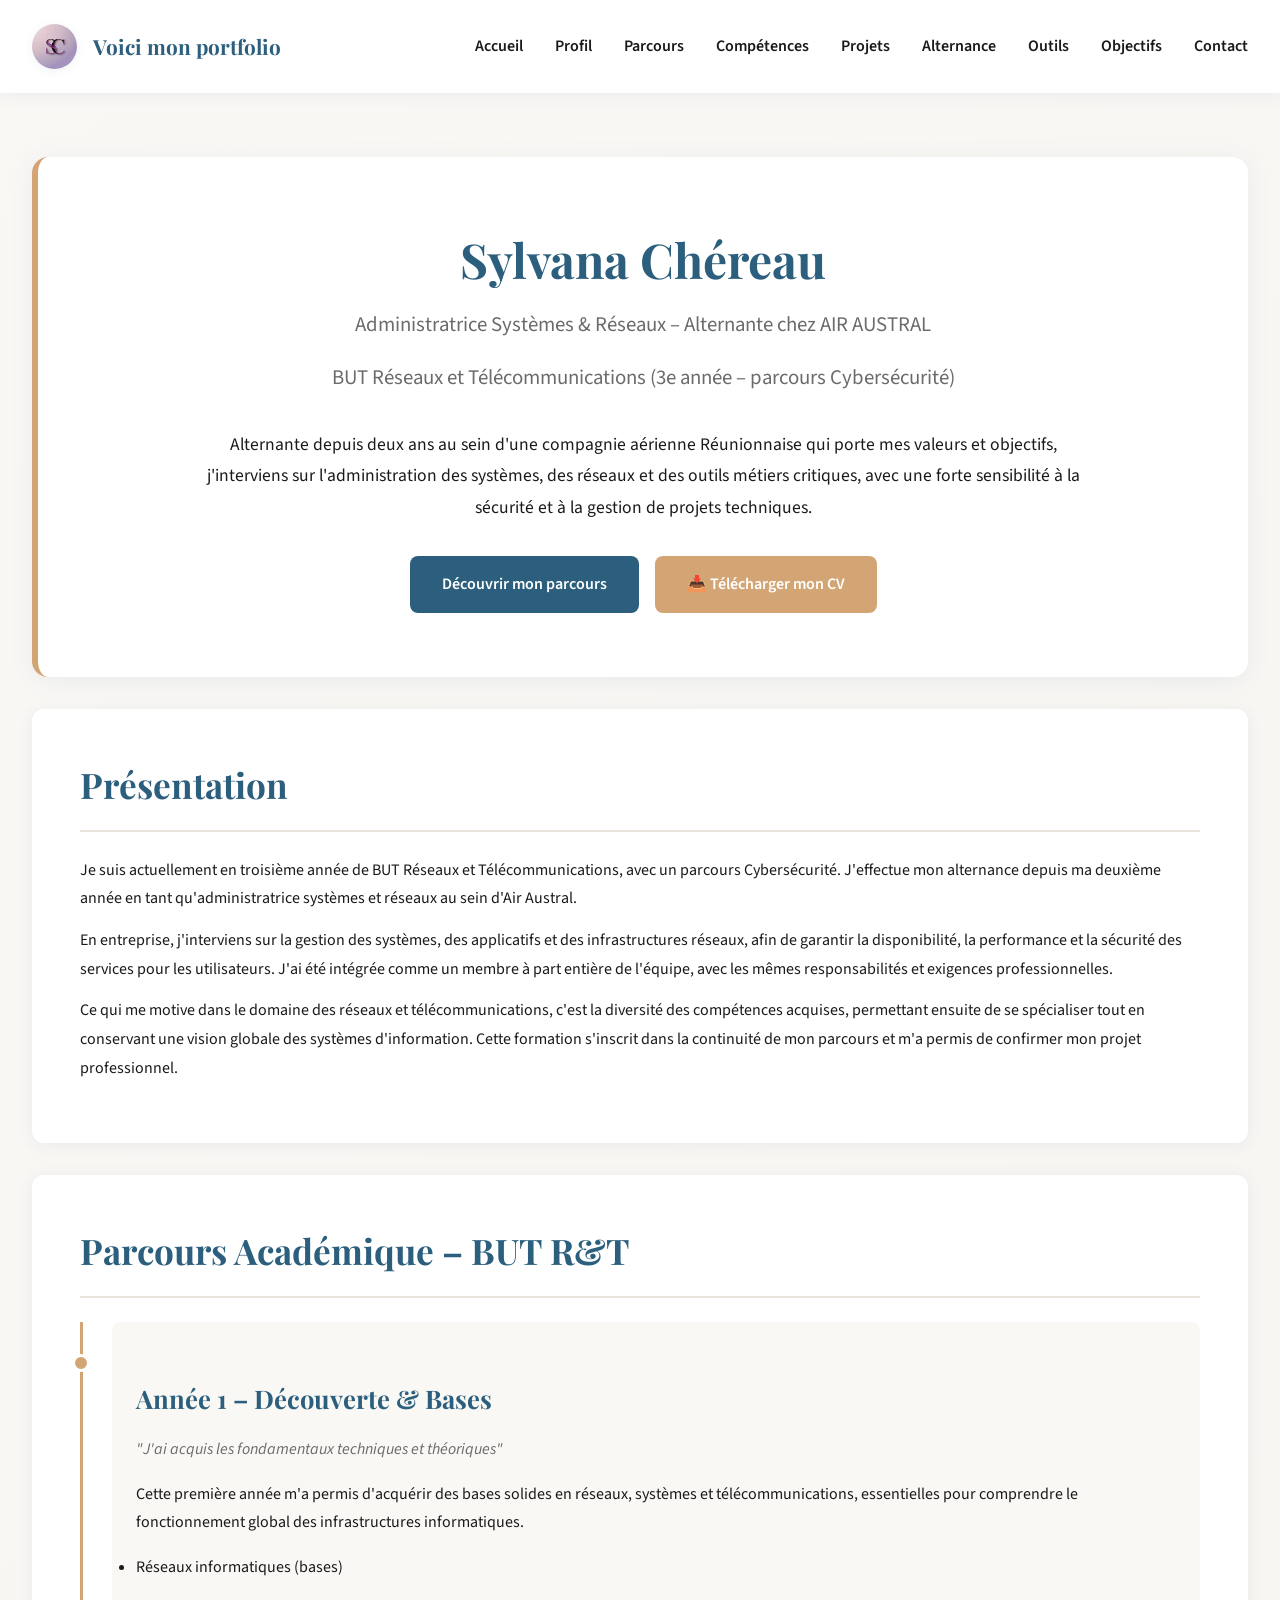
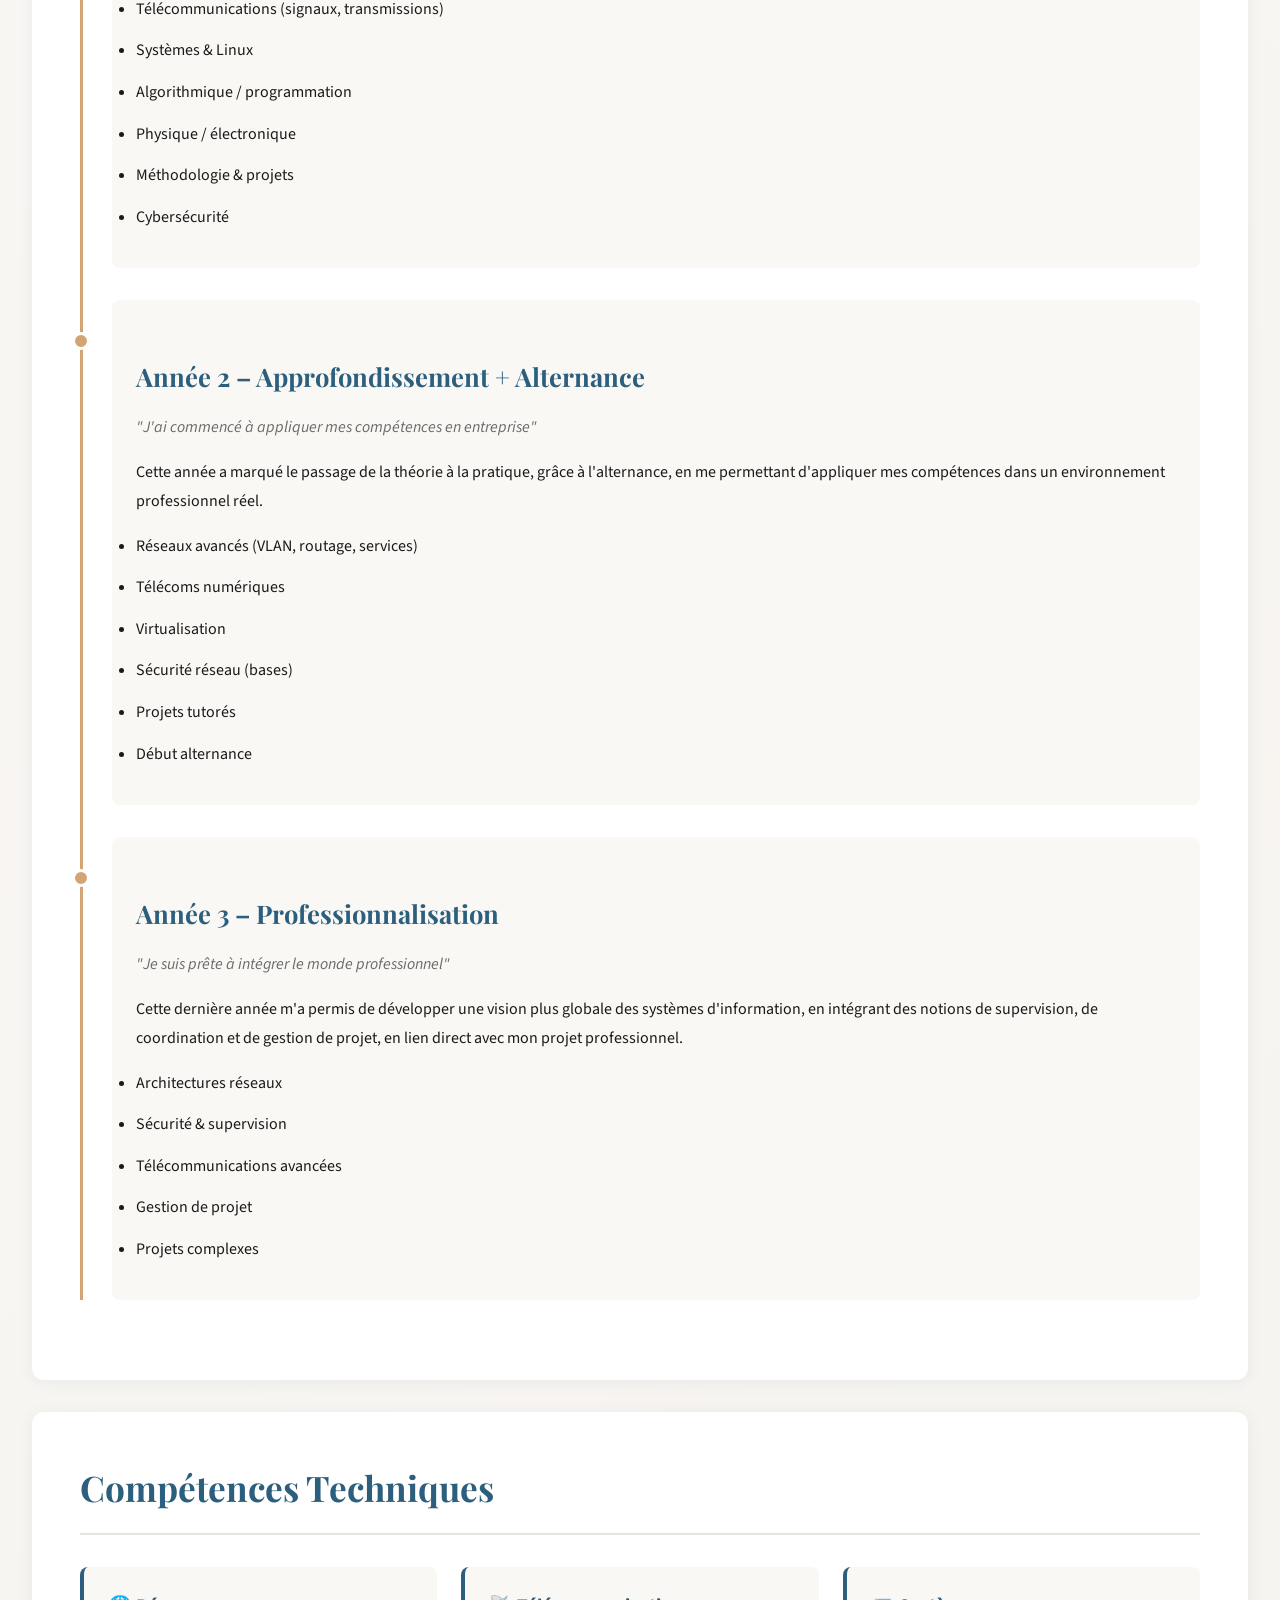
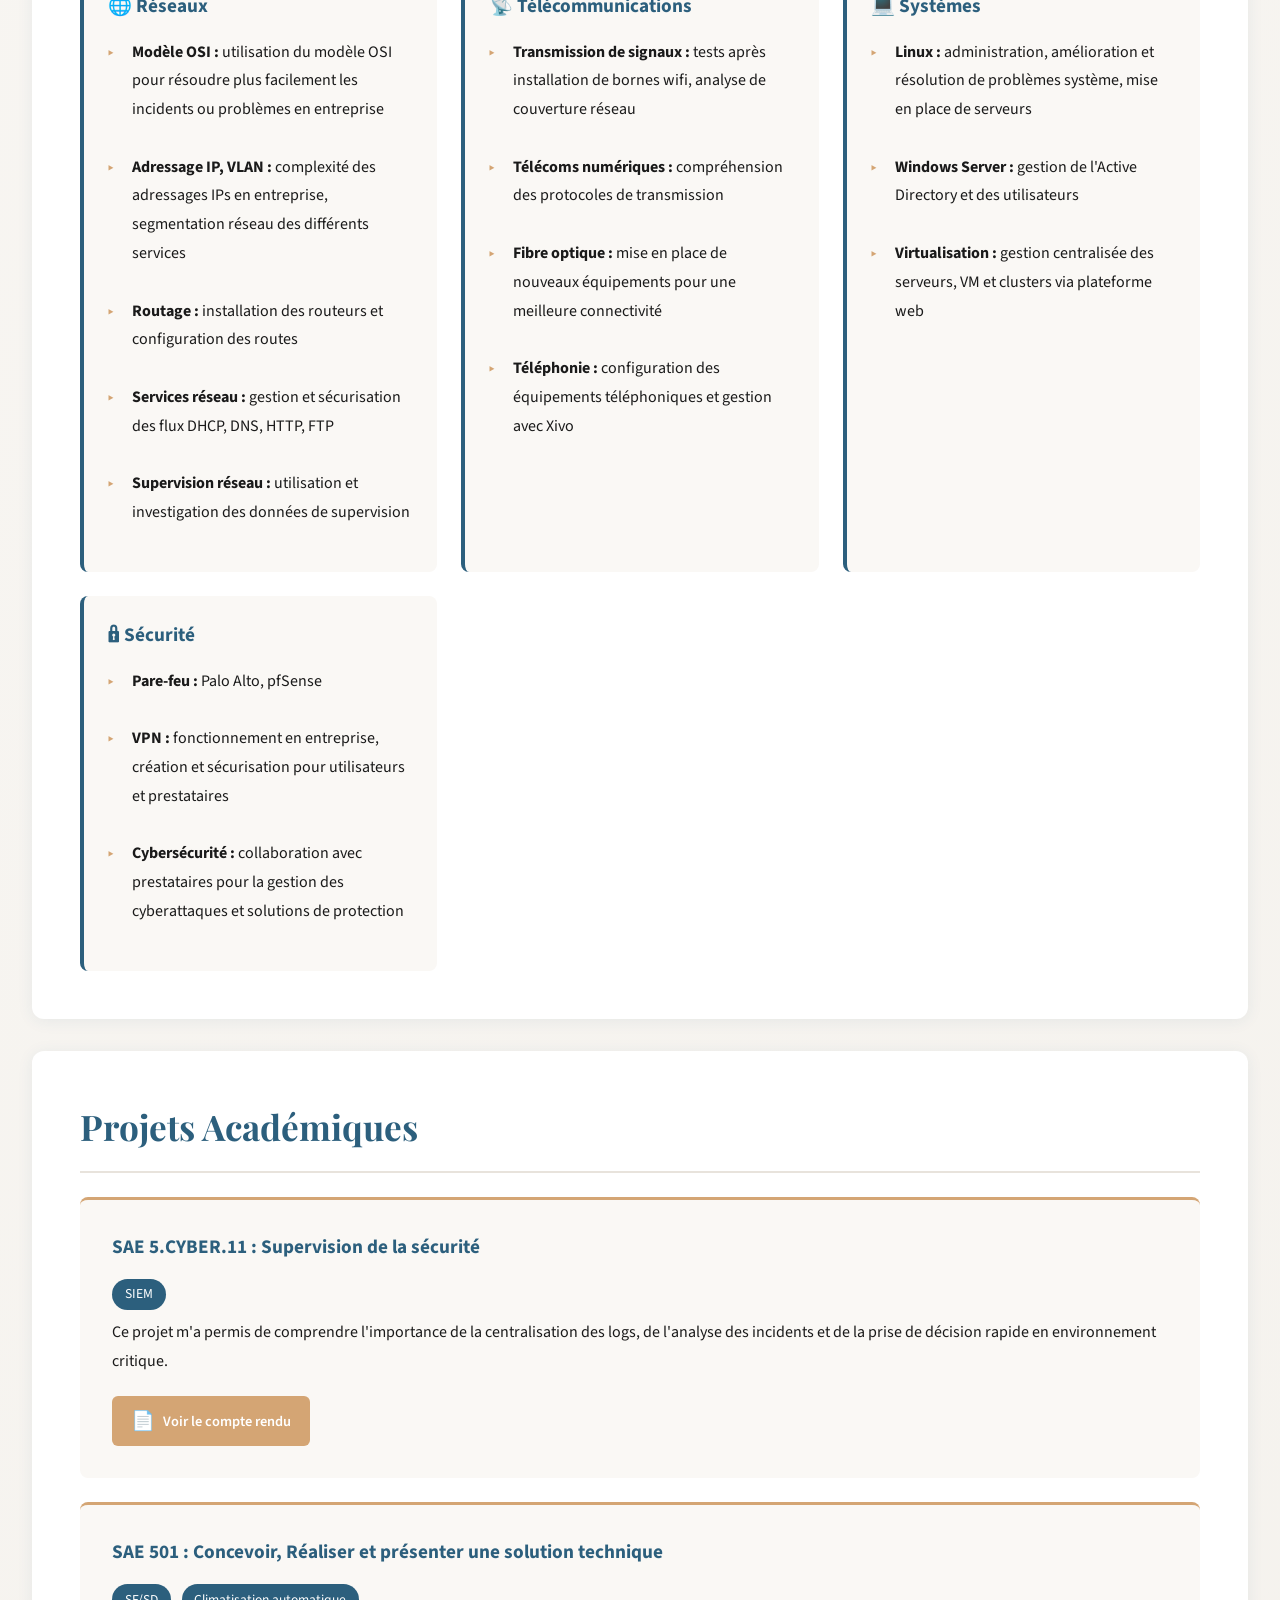
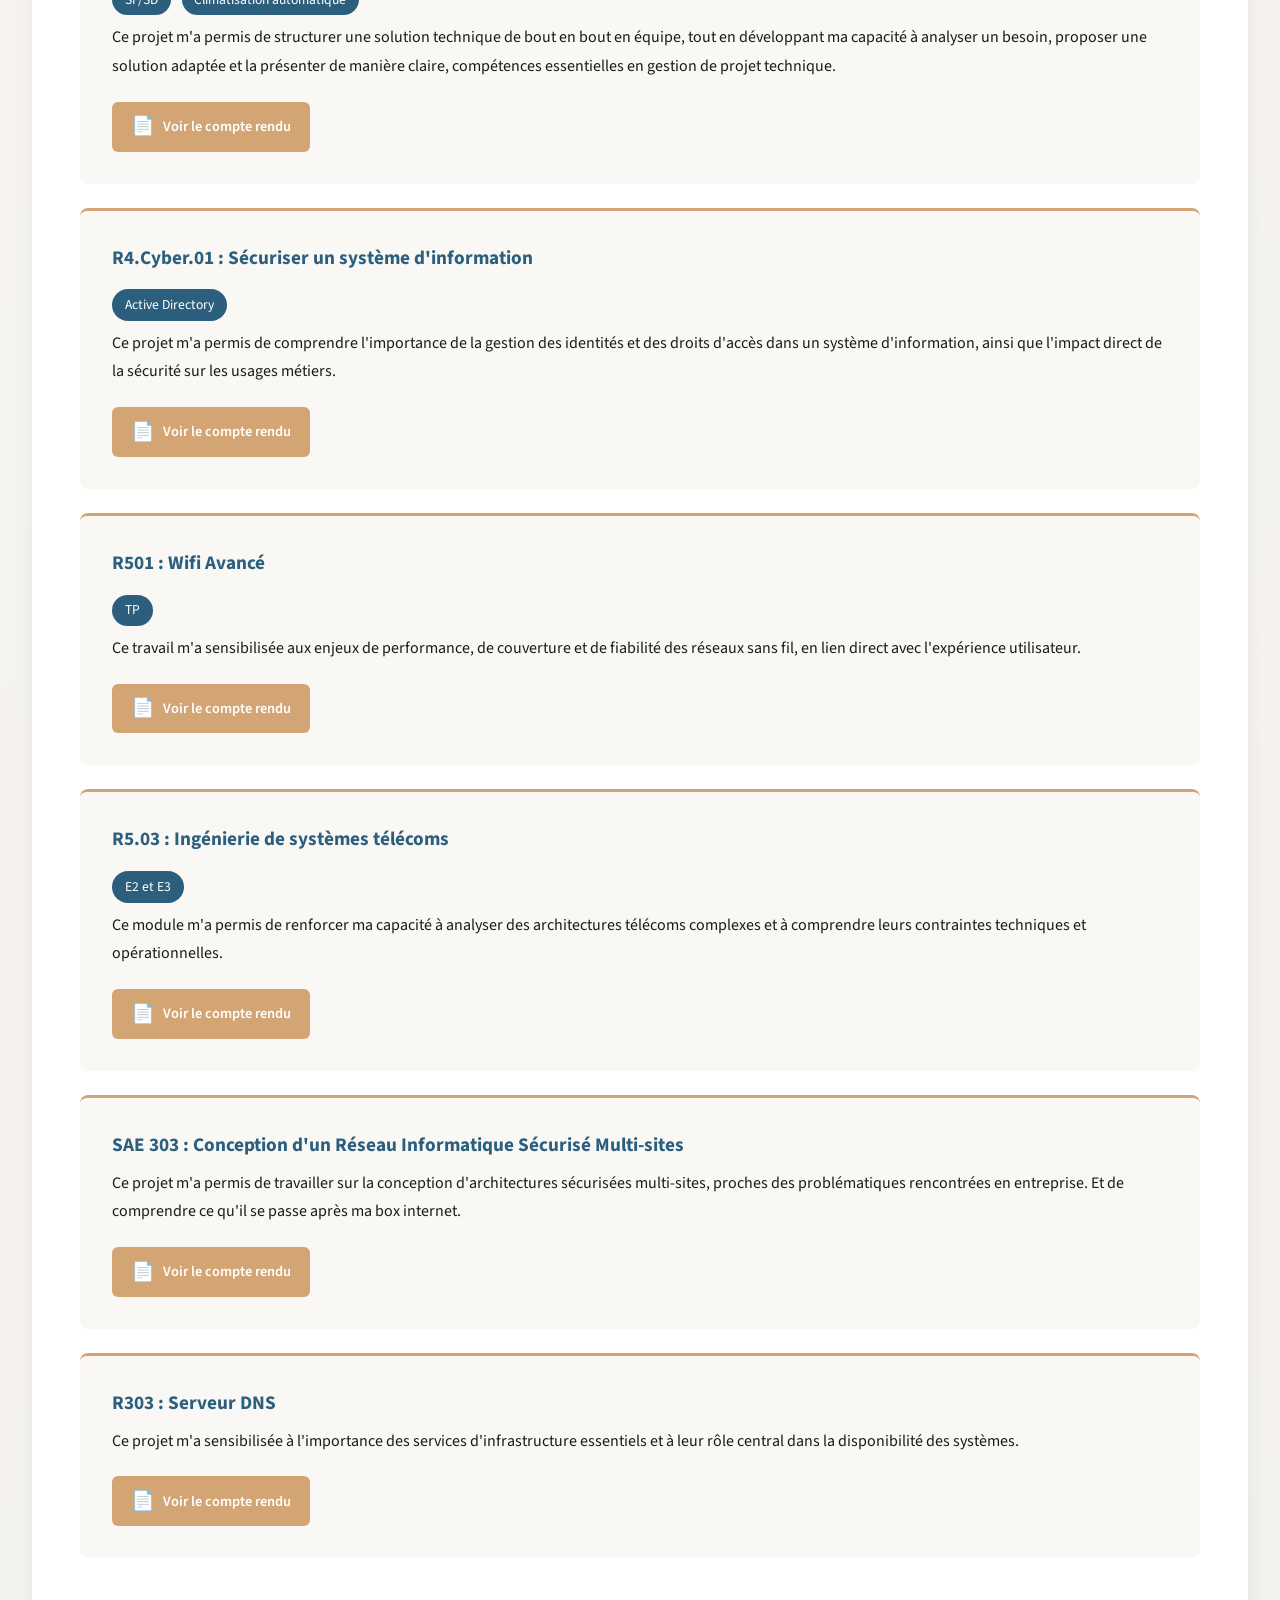
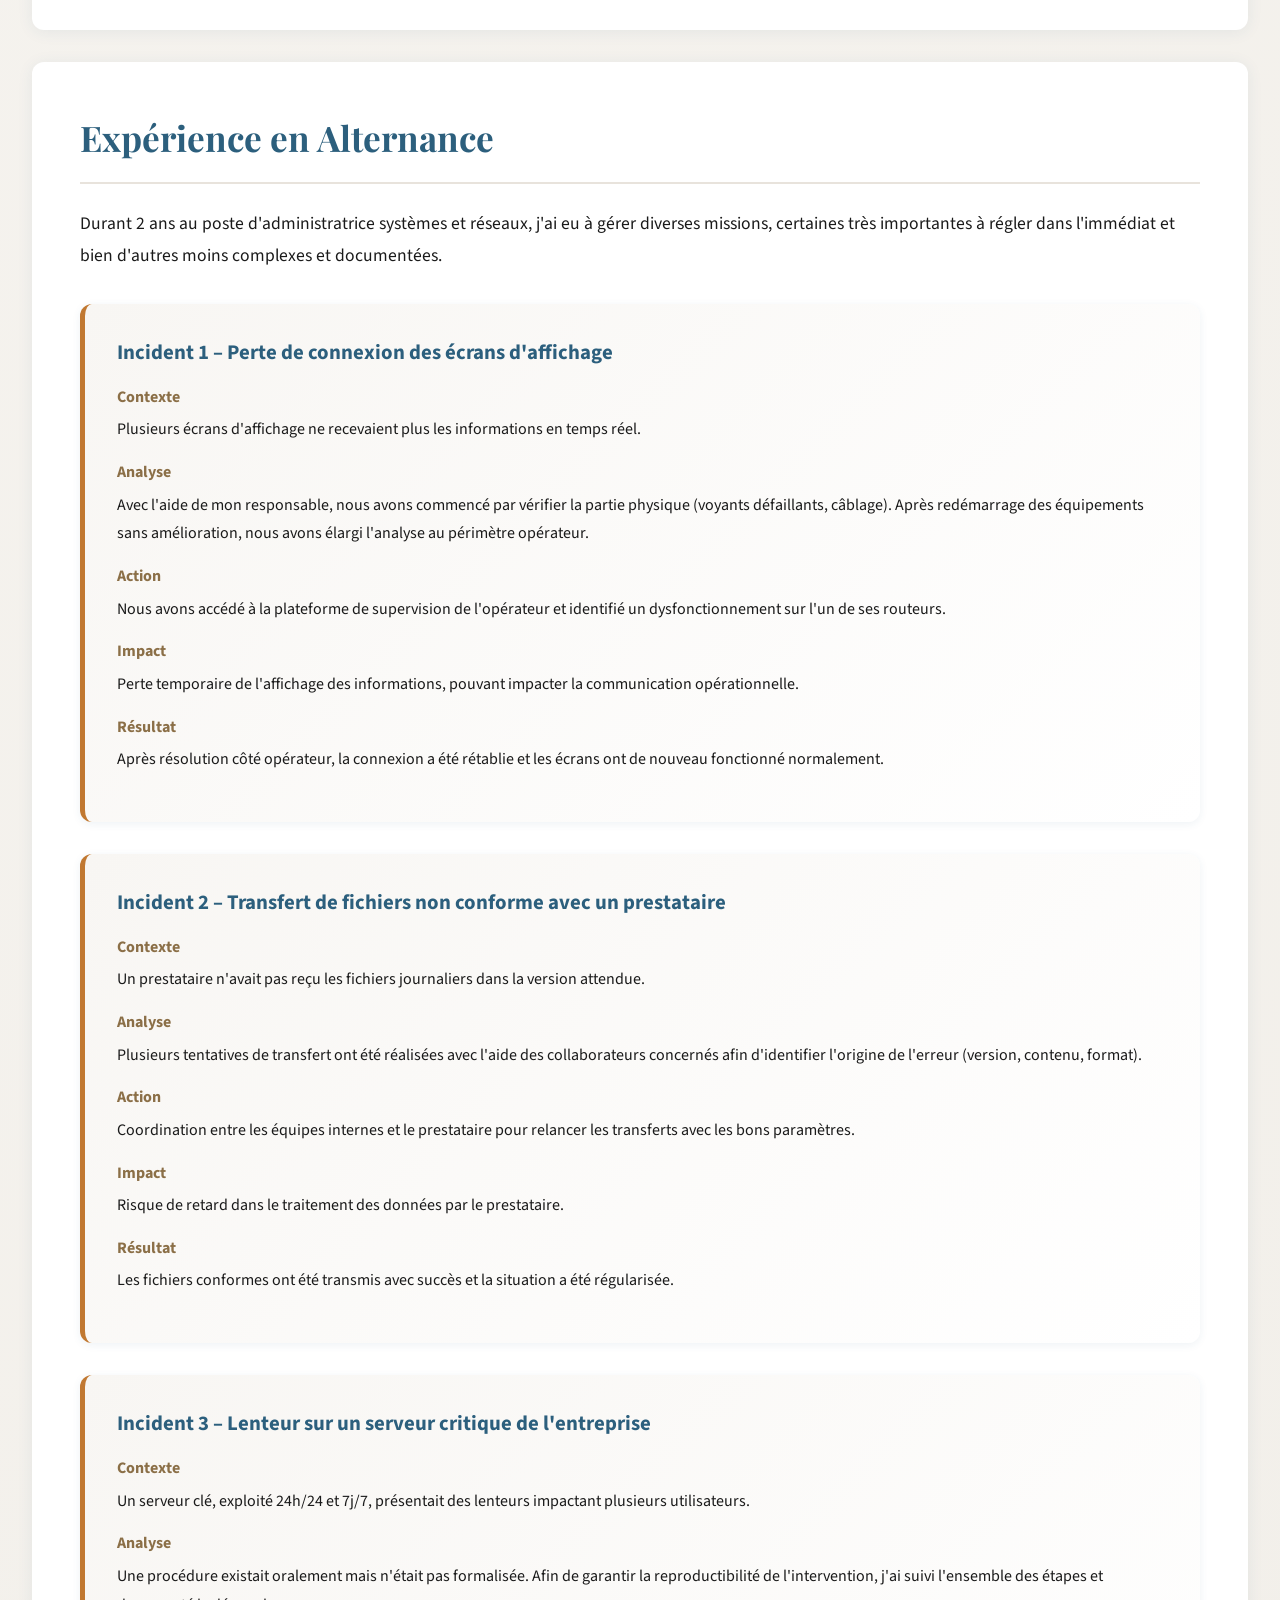
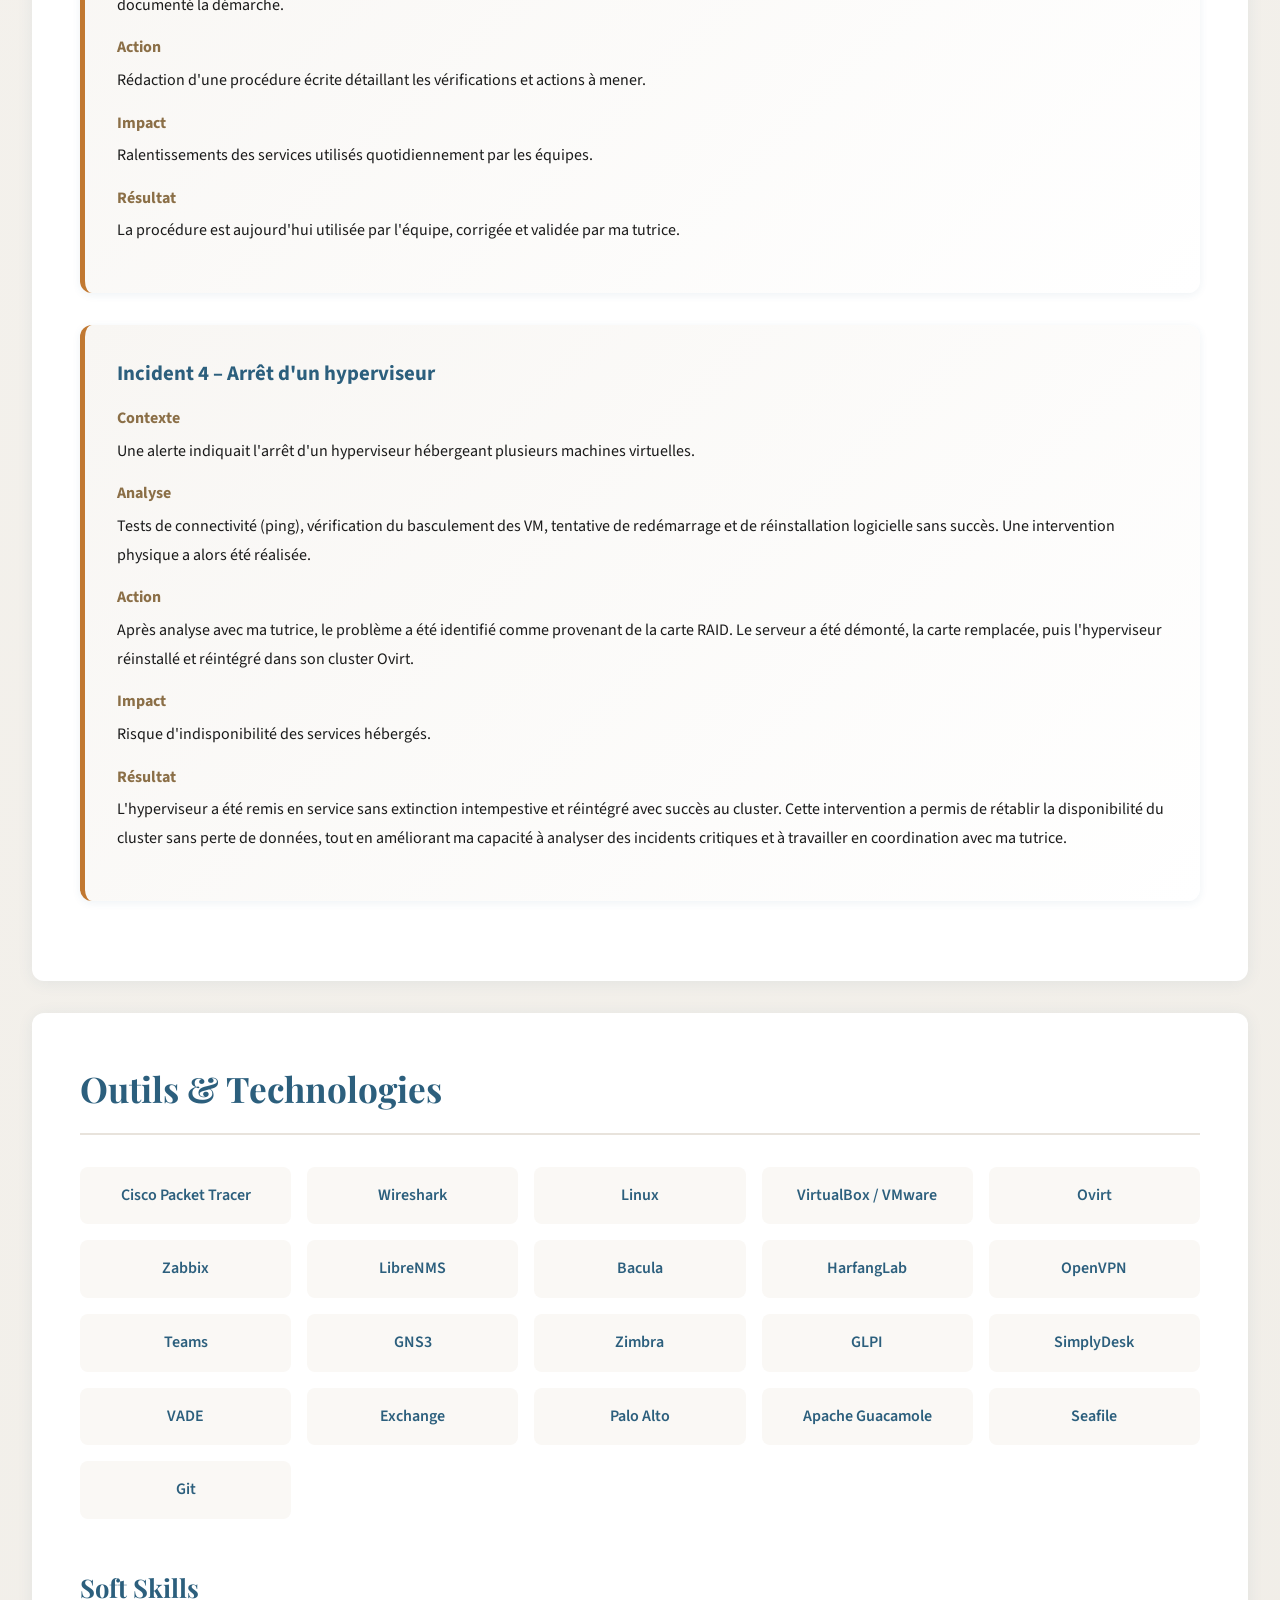
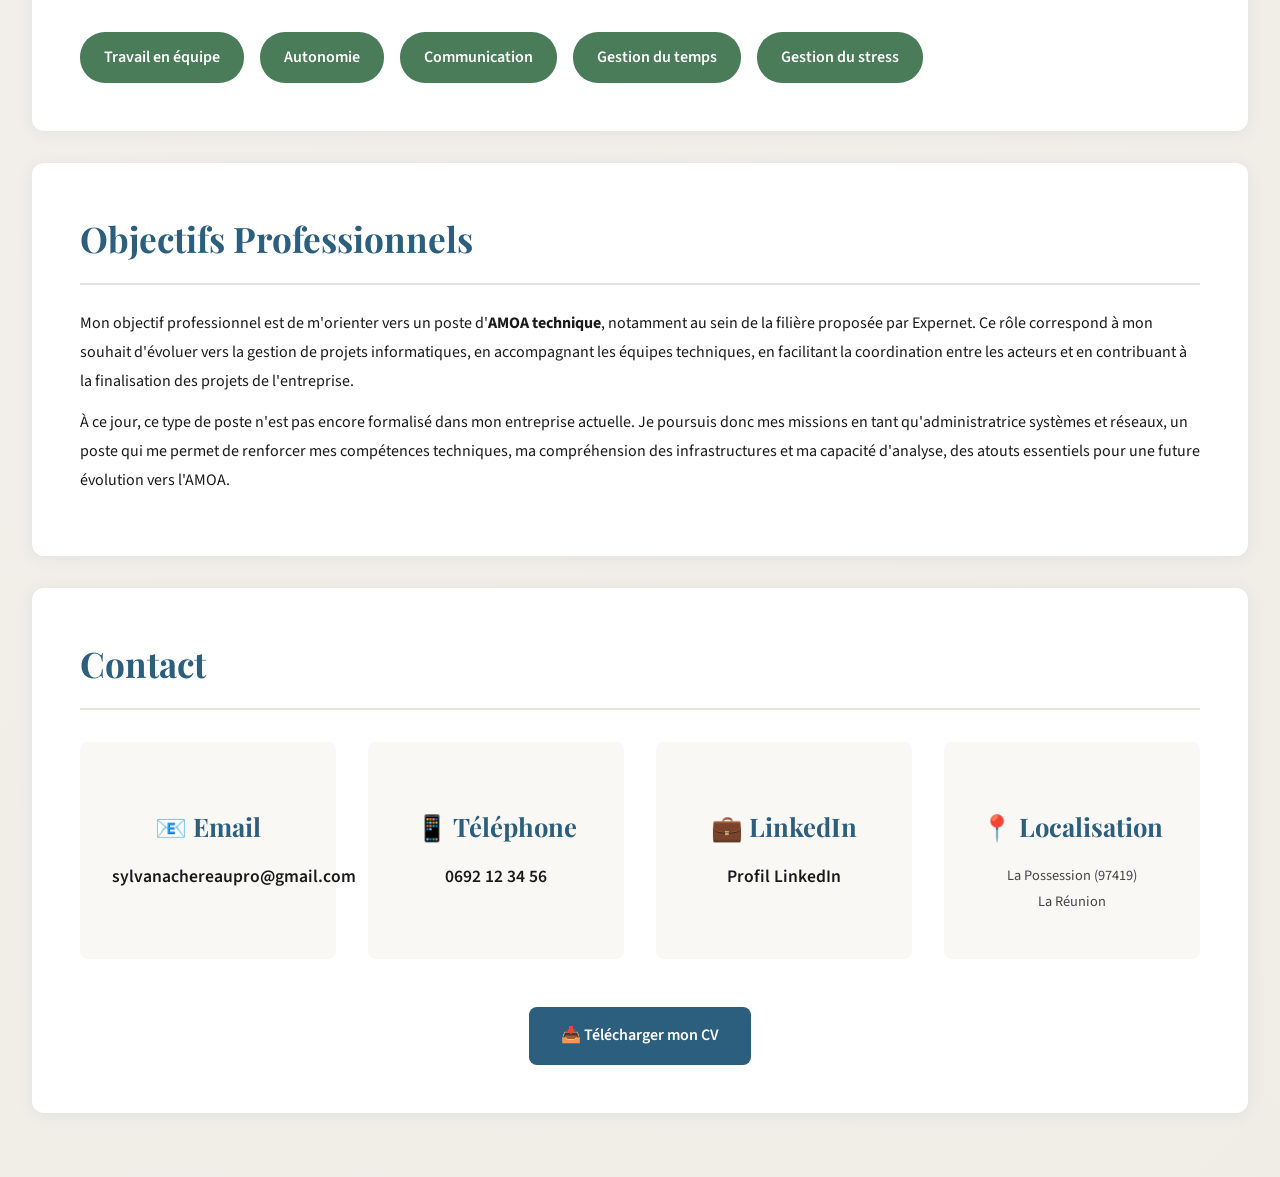
<file: Portfolio/Mon_portfolio.html>
<!DOCTYPE html>
<html lang="fr">
<head>
    <meta charset="UTF-8">
    <meta name="viewport" content="width=device-width, initial-scale=1.0">
    <title>Sylvana Chéreau - Portfolio</title>
    <link href="https://fonts.googleapis.com/css2?family=Playfair+Display:wght@400;700&family=Source+Sans+3:wght@300;400;600;700&display=swap" rel="stylesheet">
    <style>
        :root {
            --primary: #2c5f7d;
            --secondary: #d4a574;
            --accent: #8b6f47;
            --bg-light: #faf8f5;
            --bg-card: #ffffff;
            --text-dark: #1a1a1a;
            --text-muted: #6b6b6b;
            --border: #e8e3dc;
            --shadow: rgba(44, 95, 125, 0.08);
            --success: #4a7c59;
            --warning: #c17831;
        }

        * {
            margin: 0;
            padding: 0;
            box-sizing: border-box;
        }

        body {
            font-family: 'Source Sans 3', sans-serif;
            background: linear-gradient(135deg, var(--bg-light) 0%, #f0ede7 100%);
            color: var(--text-dark);
            line-height: 1.6;
        }

        .container {
            max-width: 1400px;
            margin: 0 auto;
            padding: 2rem;
        }

        /* Navigation */
        nav {
            background: var(--bg-card);
            padding: 1.5rem 2rem;
            box-shadow: 0 2px 16px var(--shadow);
            position: sticky;
            top: 0;
            z-index: 1000;
            animation: slideDown 0.6s ease-out;
        }

        @keyframes slideDown {
            from { opacity: 0; transform: translateY(-30px); }
            to { opacity: 1; transform: translateY(0); }
        }

        nav .nav-content {
            max-width: 1400px;
            margin: 0 auto;
            display: flex;
            justify-content: space-between;
            align-items: center;
            flex-wrap: wrap;
            gap: 1rem;
        }

        nav .logo {
            display: flex;
            align-items: center;
            gap: 1rem;
        }

        nav .logo img {
            height: 45px;
            width: 45px;
            object-fit: cover;
            border-radius: 50%;
            box-shadow: 0 2px 8px var(--shadow);
        }

        nav .logo::after {
            content: 'Voici mon portfolio';
            font-family: 'Playfair Display', serif;
            font-size: 1.3rem;
            color: var(--primary);
            font-weight: 700;
        }

        nav ul {
            list-style: none;
            display: flex;
            gap: 2rem;
            flex-wrap: wrap;
        }

        nav a {
            color: var(--text-dark);
            text-decoration: none;
            font-weight: 600;
            transition: color 0.3s ease;
        }

        nav a:hover {
            color: var(--primary);
        }

        /* Hero Section */
        .hero {
            background: var(--bg-card);
            padding: 4rem 3rem;
            border-radius: 16px;
            box-shadow: 0 4px 24px var(--shadow);
            margin: 2rem 0;
            border-left: 6px solid var(--secondary);
            text-align: center;
            animation: fadeIn 0.6s ease-out;
        }

        @keyframes fadeIn {
            from { opacity: 0; transform: translateY(20px); }
            to { opacity: 1; transform: translateY(0); }
        }

        .hero h1 {
            font-family: 'Playfair Display', serif;
            font-size: 3rem;
            color: var(--primary);
            margin-bottom: 0.5rem;
            font-weight: 700;
        }

        .hero .subtitle {
            color: var(--text-muted);
            font-size: 1.3rem;
            margin-bottom: 1rem;
            font-weight: 400;
        }

        .hero .description {
            color: var(--text-dark);
            font-size: 1.1rem;
            max-width: 900px;
            margin: 2rem auto;
            line-height: 1.8;
        }

        .hero-buttons {
            display: flex;
            gap: 1rem;
            justify-content: center;
            flex-wrap: wrap;
            margin-top: 2rem;
        }

        .btn {
            padding: 1rem 2rem;
            border: none;
            border-radius: 8px;
            font-size: 1rem;
            font-weight: 600;
            cursor: pointer;
            transition: all 0.3s ease;
            text-decoration: none;
            display: inline-block;
        }

        .btn-primary {
            background: var(--primary);
            color: white;
        }

        .btn-primary:hover {
            background: #234a5f;
            transform: translateY(-2px);
            box-shadow: 0 4px 16px rgba(44, 95, 125, 0.3);
        }

        .btn-secondary {
            background: var(--secondary);
            color: white;
        }

        .btn-secondary:hover {
            background: var(--accent);
            transform: translateY(-2px);
        }

        /* Sections */
        section {
            background: var(--bg-card);
            padding: 3rem;
            border-radius: 12px;
            box-shadow: 0 2px 16px var(--shadow);
            margin: 2rem 0;
            animation: fadeIn 0.8s ease-out;
        }

        section h2 {
            font-family: 'Playfair Display', serif;
            font-size: 2.2rem;
            color: var(--primary);
            margin-bottom: 1.5rem;
            padding-bottom: 1rem;
            border-bottom: 2px solid var(--border);
        }

        section h3 {
            font-family: 'Playfair Display', serif;
            font-size: 1.6rem;
            color: var(--primary);
            margin: 2rem 0 1rem;
        }

        section h4 {
            font-size: 1.2rem;
            color: var(--accent);
            margin: 1.5rem 0 0.5rem;
        }

        section p, section li {
            margin-bottom: 0.8rem;
            line-height: 1.8;
        }

        /* Timeline for academic path */
        .timeline {
            position: relative;
            padding-left: 2rem;
        }

        .timeline::before {
            content: '';
            position: absolute;
            left: 0;
            top: 0;
            bottom: 0;
            width: 3px;
            background: var(--secondary);
        }

        .timeline-item {
            position: relative;
            padding: 1.5rem;
            margin-bottom: 2rem;
            background: var(--bg-light);
            border-radius: 8px;
        }

        .timeline-item::before {
            content: '';
            position: absolute;
            left: -2.5rem;
            top: 2rem;
            width: 12px;
            height: 12px;
            border-radius: 50%;
            background: var(--secondary);
            border: 3px solid var(--bg-card);
        }

        /* Skills Grid */
        .skills-grid {
            display: grid;
            grid-template-columns: repeat(auto-fit, minmax(300px, 1fr));
            gap: 1.5rem;
            margin-top: 2rem;
        }

        .skill-card {
            background: var(--bg-light);
            padding: 1.5rem;
            border-radius: 8px;
            border-left: 4px solid var(--primary);
        }

        .skill-card h4 {
            color: var(--primary);
            margin-top: 0;
        }

        .skill-card ul {
            list-style: none;
            padding-left: 0;
        }

        .skill-card li {
            padding: 0.5rem 0;
            padding-left: 1.5rem;
            position: relative;
        }

        .skill-card li::before {
            content: '▸';
            position: absolute;
            left: 0;
            color: var(--secondary);
            font-weight: bold;
        }

        /* Project Cards */
        .project-card {
            background: var(--bg-light);
            padding: 2rem;
            border-radius: 8px;
            margin-bottom: 1.5rem;
            border-top: 3px solid var(--secondary);
            transition: all 0.3s ease;
        }

        .project-card:hover {
            transform: translateY(-3px);
            box-shadow: 0 4px 16px var(--shadow);
        }

        .project-card h4 {
            color: var(--primary);
            margin-top: 0;
        }

        .project-tag {
            display: inline-block;
            padding: 0.3rem 0.8rem;
            background: var(--primary);
            color: white;
            border-radius: 20px;
            font-size: 0.85rem;
            margin: 0.5rem 0.5rem 0.5rem 0;
        }

        /* Incident Cards */
        .incident-card {
            background: linear-gradient(135deg, #f8f6f3 0%, #ffffff 100%);
            padding: 2rem;
            border-radius: 12px;
            margin-bottom: 2rem;
            border-left: 5px solid var(--warning);
            box-shadow: 0 2px 8px var(--shadow);
        }

        .incident-card h4 {
            color: var(--primary);
            margin-top: 0;
            font-size: 1.3rem;
        }

        .incident-section {
            margin: 1rem 0;
        }

        .incident-section strong {
            color: var(--accent);
            display: block;
            margin-bottom: 0.3rem;
        }

        /* Tools Grid */
        .tools-grid {
            display: grid;
            grid-template-columns: repeat(auto-fill, minmax(180px, 1fr));
            gap: 1rem;
            margin-top: 2rem;
        }

        .tool-item {
            background: var(--bg-light);
            padding: 1rem;
            border-radius: 8px;
            text-align: center;
            font-weight: 600;
            color: var(--primary);
            transition: all 0.3s ease;
        }

        .tool-item:hover {
            background: var(--primary);
            color: white;
            transform: scale(1.05);
        }

        /* Soft Skills */
        .soft-skills {
            display: flex;
            flex-wrap: wrap;
            gap: 1rem;
            margin-top: 1.5rem;
        }

        .soft-skill-badge {
            padding: 0.8rem 1.5rem;
            background: var(--success);
            color: white;
            border-radius: 25px;
            font-weight: 600;
        }

        /* Contact Section */
        .contact-info {
            display: grid;
            grid-template-columns: repeat(auto-fit, minmax(250px, 1fr));
            gap: 2rem;
            margin-top: 2rem;
        }

        .contact-card {
            background: var(--bg-light);
            padding: 2rem;
            border-radius: 8px;
            text-align: center;
            transition: all 0.3s ease;
        }

        .contact-card:hover {
            background: var(--primary);
            color: white;
        }

        .contact-card a {
            color: inherit;
            text-decoration: none;
            font-weight: 600;
            font-size: 1.1rem;
        }

        .contact-card p {
            margin-top: 0.5rem;
            font-size: 0.9rem;
            opacity: 0.8;
        }

        /* Responsive */
        @media (max-width: 768px) {
            .hero h1 {
                font-size: 2rem;
            }

            .hero .subtitle {
                font-size: 1.1rem;
            }

            section {
                padding: 2rem;
            }

            section h2 {
                font-size: 1.8rem;
            }

            nav ul {
                gap: 1rem;
            }
        }

        /* Smooth scrolling */
        html {
            scroll-behavior: smooth;
        }

        /* Scroll offset for sticky nav */
        section {
            scroll-margin-top: 100px;
        }

        /* Hidden sections for navigation */
        .hidden {
            display: none;
        }

        /* PDF Button */
        .pdf-btn {
            display: inline-flex;
            align-items: center;
            gap: 0.5rem;
            padding: 0.6rem 1.2rem;
            background: var(--secondary);
            color: white;
            text-decoration: none;
            border-radius: 6px;
            font-size: 0.9rem;
            font-weight: 600;
            transition: all 0.3s ease;
            margin-top: 0.5rem;
        }

        .pdf-btn:hover {
            background: var(--accent);
            transform: translateY(-2px);
            box-shadow: 0 4px 12px rgba(212, 165, 116, 0.4);
        }

        .pdf-btn::before {
            content: '📄';
            font-size: 1.2rem;
        }
    </style>
</head>
<body>
    <nav>
        <div class="nav-content">
            <div class="logo">
                <img src="img/logo.png" alt="Logo Sylvana Chéreau">
            </div>
            <ul>
                <li><a href="#accueil">Accueil</a></li>
                <li><a href="#profil">Profil</a></li>
                <li><a href="#parcours">Parcours</a></li>
                <li><a href="#competences">Compétences</a></li>
                <li><a href="#projets">Projets</a></li>
                <li><a href="#alternance">Alternance</a></li>
                <li><a href="#outils">Outils</a></li>
                <li><a href="#objectifs">Objectifs</a></li>
                <li><a href="#contact">Contact</a></li>
            </ul>
        </div>
    </nav>

    <div class="container">
        <!-- Hero Section -->
        <section id="accueil" class="hero">
            <h1>Sylvana Chéreau</h1>
            <p class="subtitle">Administratrice Systèmes & Réseaux – Alternante chez AIR AUSTRAL</p>
            <p class="subtitle">BUT Réseaux et Télécommunications (3e année – parcours Cybersécurité)</p>
            
            <p class="description">
                Alternante depuis deux ans au sein d'une compagnie aérienne Réunionnaise qui porte mes valeurs et objectifs, j'interviens sur l'administration des systèmes, 
                des réseaux et des outils métiers critiques, avec une forte sensibilité à la sécurité et à la gestion de projets techniques.
            </p>

            <div class="hero-buttons">
                <a href="#profil" class="btn btn-primary">Découvrir mon parcours</a>
                <a href="PDF/Sylvana_CHEREAU_CV.pdf" class="btn btn-secondary" download>📥 Télécharger mon CV</a>
            </div>
        </section>

        <!-- Profil -->
        <section id="profil">
            <h2>Présentation</h2>
            <p>
                Je suis actuellement en troisième année de BUT Réseaux et Télécommunications, avec un parcours Cybersécurité. 
                J'effectue mon alternance depuis ma deuxième année en tant qu'administratrice systèmes et réseaux au sein d'Air Austral.
            </p>
            <p>
                En entreprise, j'interviens sur la gestion des systèmes, des applicatifs et des infrastructures réseaux, 
                afin de garantir la disponibilité, la performance et la sécurité des services pour les utilisateurs. 
                J'ai été intégrée comme un membre à part entière de l'équipe, avec les mêmes responsabilités et exigences professionnelles.
            </p>
            <p>
                Ce qui me motive dans le domaine des réseaux et télécommunications, c'est la diversité des compétences acquises, 
                permettant ensuite de se spécialiser tout en conservant une vision globale des systèmes d'information. 
                Cette formation s'inscrit dans la continuité de mon parcours et m'a permis de confirmer mon projet professionnel.
            </p>
        </section>

        <!-- Parcours Académique -->
        <section id="parcours">
            <h2>Parcours Académique – BUT R&T</h2>
            
            <div class="timeline">
                <div class="timeline-item">
                    <h3>Année 1 – Découverte & Bases</h3>
                    <p style="color: var(--text-muted); font-style: italic; margin-bottom: 1rem;">
                        "J'ai acquis les fondamentaux techniques et théoriques"
                    </p>
                    <p>
                        Cette première année m'a permis d'acquérir des bases solides en réseaux, systèmes et télécommunications, 
                        essentielles pour comprendre le fonctionnement global des infrastructures informatiques.
                    </p>
                    <ul style="margin-top: 1rem;">
                        <li>Réseaux informatiques (bases)</li>
                        <li>Télécommunications (signaux, transmissions)</li>
                        <li>Systèmes & Linux</li>
                        <li>Algorithmique / programmation</li>
                        <li>Physique / électronique</li>
                        <li>Méthodologie & projets</li>
                        <li>Cybersécurité</li>
                    </ul>
                </div>

                <div class="timeline-item">
                    <h3>Année 2 – Approfondissement + Alternance</h3>
                    <p style="color: var(--text-muted); font-style: italic; margin-bottom: 1rem;">
                        "J'ai commencé à appliquer mes compétences en entreprise"
                    </p>
                    <p>
                        Cette année a marqué le passage de la théorie à la pratique, grâce à l'alternance, 
                        en me permettant d'appliquer mes compétences dans un environnement professionnel réel.
                    </p>
                    <ul style="margin-top: 1rem;">
                        <li>Réseaux avancés (VLAN, routage, services)</li>
                        <li>Télécoms numériques</li>
                        <li>Virtualisation</li>
                        <li>Sécurité réseau (bases)</li>
                        <li>Projets tutorés</li>
                        <li>Début alternance</li>
                    </ul>
                </div>

                <div class="timeline-item">
                    <h3>Année 3 – Professionnalisation</h3>
                    <p style="color: var(--text-muted); font-style: italic; margin-bottom: 1rem;">
                        "Je suis prête à intégrer le monde professionnel"
                    </p>
                    <p>
                        Cette dernière année m'a permis de développer une vision plus globale des systèmes d'information, 
                        en intégrant des notions de supervision, de coordination et de gestion de projet, 
                        en lien direct avec mon projet professionnel.
                    </p>
                    <ul style="margin-top: 1rem;">
                        <li>Architectures réseaux</li>
                        <li>Sécurité & supervision</li>
                        <li>Télécommunications avancées</li>
                        <li>Gestion de projet</li>
                        <li>Projets complexes</li>
                    </ul>
                </div>
            </div>
        </section>

        <!-- Compétences Techniques -->
        <section id="competences">
            <h2>Compétences Techniques</h2>
            
            <div class="skills-grid">
                <div class="skill-card">
                    <h4>🌐 Réseaux</h4>
                    <ul>
                        <li><strong>Modèle OSI :</strong> utilisation du modèle OSI pour résoudre plus facilement les incidents ou problèmes en entreprise</li>
                        <li><strong>Adressage IP, VLAN :</strong> complexité des adressages IPs en entreprise, segmentation réseau des différents services</li>
                        <li><strong>Routage :</strong> installation des routeurs et configuration des routes</li>
                        <li><strong>Services réseau :</strong> gestion et sécurisation des flux DHCP, DNS, HTTP, FTP</li>
                        <li><strong>Supervision réseau :</strong> utilisation et investigation des données de supervision</li>
                    </ul>
                </div>

                <div class="skill-card">
                    <h4>📡 Télécommunications</h4>
                    <ul>
                        <li><strong>Transmission de signaux :</strong> tests après installation de bornes wifi, analyse de couverture réseau</li>
                        <li><strong>Télécoms numériques :</strong> compréhension des protocoles de transmission</li>
                        <li><strong>Fibre optique :</strong> mise en place de nouveaux équipements pour une meilleure connectivité</li>
                        <li><strong>Téléphonie :</strong> configuration des équipements téléphoniques et gestion avec Xivo</li>
                    </ul>
                </div>

                <div class="skill-card">
                    <h4>💻 Systèmes</h4>
                    <ul>
                        <li><strong>Linux :</strong> administration, amélioration et résolution de problèmes système, mise en place de serveurs</li>
                        <li><strong>Windows Server :</strong> gestion de l'Active Directory et des utilisateurs</li>
                        <li><strong>Virtualisation :</strong> gestion centralisée des serveurs, VM et clusters via plateforme web</li>
                    </ul>
                </div>

                <div class="skill-card">
                    <h4>🔒 Sécurité</h4>
                    <ul>
                        <li><strong>Pare-feu :</strong> Palo Alto, pfSense</li>
                        <li><strong>VPN :</strong> fonctionnement en entreprise, création et sécurisation pour utilisateurs et prestataires</li>
                        <li><strong>Cybersécurité :</strong> collaboration avec prestataires pour la gestion des cyberattaques et solutions de protection</li>
                    </ul>
                </div>
            </div>
        </section>

        <!-- Projets Académiques -->
        <section id="projets">
            <h2>Projets Académiques</h2>

            <div class="project-card">
                <h4>SAE 5.CYBER.11 : Supervision de la sécurité</h4>
                <div>
                    <span class="project-tag">SIEM</span>
                </div>
                <p>
                    Ce projet m'a permis de comprendre l'importance de la centralisation des logs, 
                    de l'analyse des incidents et de la prise de décision rapide en environnement critique.
                </p>
                <a href="PDF/SAE.5.CYBER.11_Supervision_de_la_securite.pdf" class="pdf-btn" target="_blank">Voir le compte rendu</a>
            </div>

            <div class="project-card">
                <h4>SAE 501 : Concevoir, Réaliser et présenter une solution technique</h4>
                <div>
                    <span class="project-tag">SF/SD</span>
                    <span class="project-tag">Climatisation automatique</span>
                </div>
                <p>
                    Ce projet m'a permis de structurer une solution technique de bout en bout en équipe, 
                    tout en développant ma capacité à analyser un besoin, proposer une solution adaptée et 
                    la présenter de manière claire, compétences essentielles en gestion de projet technique.
                </p>
                <a href="PDF/SFST.pdf" class="pdf-btn" target="_blank">Voir le compte rendu</a>
            </div>

            <div class="project-card">
                <h4>R4.Cyber.01 : Sécuriser un système d'information</h4>
                <div>
                    <span class="project-tag">Active Directory</span>
                </div>
                <p>
                    Ce projet m'a permis de comprendre l'importance de la gestion des identités et 
                    des droits d'accès dans un système d'information, ainsi que l'impact direct de 
                    la sécurité sur les usages métiers.
                </p>
                <a href="PDF/SAE401_AD.pdf" class="pdf-btn" target="_blank">Voir le compte rendu</a>
            </div>

            <div class="project-card">
                <h4>R501 : Wifi Avancé</h4>
                <div>
                    <span class="project-tag">TP</span>
                </div>
                <p>
                    Ce travail m'a sensibilisée aux enjeux de performance, de couverture et de 
                    fiabilité des réseaux sans fil, en lien direct avec l'expérience utilisateur.
                </p>
                <a href="PDF/R501_WifiAvance.pdf" class="pdf-btn" target="_blank">Voir le compte rendu</a>
            </div>

            <div class="project-card">
                <h4>R5.03 : Ingénierie de systèmes télécoms</h4>
                <div>
                    <span class="project-tag">E2 et E3</span>
                </div>
                <p>
                    Ce module m'a permis de renforcer ma capacité à analyser des architectures télécoms 
                    complexes et à comprendre leurs contraintes techniques et opérationnelles.
                </p>
                <a href="PDF/Sylvana_CHEREAU_R503_TPE2E3_ INGÉNIERIE_DE_SYSTÈMES_TÉLÉCOMS.pdf" class="pdf-btn" target="_blank">Voir le compte rendu</a>
            </div>

            <div class="project-card">
                <h4>SAE 303 : Conception d'un Réseau Informatique Sécurisé Multi-sites</h4>
                <p>
                    Ce projet m'a permis de travailler sur la conception d'architectures sécurisées multi-sites, 
                    proches des problématiques rencontrées en entreprise. Et de comprendre ce qu'il se passe 
                    après ma box internet.
                </p>
                <a href="PDF/SAE303_Conception_Réseau_Informatique_Sécurisé_Multi-sites.pdf" class="pdf-btn" target="_blank">Voir le compte rendu</a>
            </div>

            <div class="project-card">
                <h4>R303 : Serveur DNS</h4>
                <p>
                    Ce projet m'a sensibilisée à l'importance des services d'infrastructure essentiels 
                    et à leur rôle central dans la disponibilité des systèmes.
                </p>
                <a href="PDF/R303_TP_SylvanaCHEREAU_Rapport.pdf" class="pdf-btn" target="_blank">Voir le compte rendu</a>
            </div>
        </section>

        <!-- Expérience en Alternance -->
        <section id="alternance">
            <h2>Expérience en Alternance</h2>
            
            <p style="font-size: 1.1rem; margin-bottom: 2rem;">
                Durant 2 ans au poste d'administratrice systèmes et réseaux, j'ai eu à gérer diverses missions, 
                certaines très importantes à régler dans l'immédiat et bien d'autres moins complexes et documentées.
            </p>

            <div class="incident-card">
                <h4>Incident 1 – Perte de connexion des écrans d'affichage</h4>
                
                <div class="incident-section">
                    <strong>Contexte</strong>
                    <p>Plusieurs écrans d'affichage ne recevaient plus les informations en temps réel.</p>
                </div>

                <div class="incident-section">
                    <strong>Analyse</strong>
                    <p>
                        Avec l'aide de mon responsable, nous avons commencé par vérifier la partie physique 
                        (voyants défaillants, câblage). Après redémarrage des équipements sans amélioration, 
                        nous avons élargi l'analyse au périmètre opérateur.
                    </p>
                </div>

                <div class="incident-section">
                    <strong>Action</strong>
                    <p>
                        Nous avons accédé à la plateforme de supervision de l'opérateur et identifié un 
                        dysfonctionnement sur l'un de ses routeurs.
                    </p>
                </div>

                <div class="incident-section">
                    <strong>Impact</strong>
                    <p>
                        Perte temporaire de l'affichage des informations, pouvant impacter la communication opérationnelle.
                    </p>
                </div>

                <div class="incident-section">
                    <strong>Résultat</strong>
                    <p>
                        Après résolution côté opérateur, la connexion a été rétablie et les écrans ont de nouveau 
                        fonctionné normalement.
                    </p>
                </div>
            </div>

            <div class="incident-card">
                <h4>Incident 2 – Transfert de fichiers non conforme avec un prestataire</h4>
                
                <div class="incident-section">
                    <strong>Contexte</strong>
                    <p>Un prestataire n'avait pas reçu les fichiers journaliers dans la version attendue.</p>
                </div>

                <div class="incident-section">
                    <strong>Analyse</strong>
                    <p>
                        Plusieurs tentatives de transfert ont été réalisées avec l'aide des collaborateurs concernés 
                        afin d'identifier l'origine de l'erreur (version, contenu, format).
                    </p>
                </div>

                <div class="incident-section">
                    <strong>Action</strong>
                    <p>
                        Coordination entre les équipes internes et le prestataire pour relancer les transferts avec 
                        les bons paramètres.
                    </p>
                </div>

                <div class="incident-section">
                    <strong>Impact</strong>
                    <p>Risque de retard dans le traitement des données par le prestataire.</p>
                </div>

                <div class="incident-section">
                    <strong>Résultat</strong>
                    <p>Les fichiers conformes ont été transmis avec succès et la situation a été régularisée.</p>
                </div>
            </div>

            <div class="incident-card">
                <h4>Incident 3 – Lenteur sur un serveur critique de l'entreprise</h4>
                
                <div class="incident-section">
                    <strong>Contexte</strong>
                    <p>
                        Un serveur clé, exploité 24h/24 et 7j/7, présentait des lenteurs impactant plusieurs utilisateurs.
                    </p>
                </div>

                <div class="incident-section">
                    <strong>Analyse</strong>
                    <p>
                        Une procédure existait oralement mais n'était pas formalisée. Afin de garantir la reproductibilité 
                        de l'intervention, j'ai suivi l'ensemble des étapes et documenté la démarche.
                    </p>
                </div>

                <div class="incident-section">
                    <strong>Action</strong>
                    <p>
                        Rédaction d'une procédure écrite détaillant les vérifications et actions à mener.
                    </p>
                </div>

                <div class="incident-section">
                    <strong>Impact</strong>
                    <p>Ralentissements des services utilisés quotidiennement par les équipes.</p>
                </div>

                <div class="incident-section">
                    <strong>Résultat</strong>
                    <p>
                        La procédure est aujourd'hui utilisée par l'équipe, corrigée et validée par ma tutrice.
                    </p>
                </div>
            </div>

            <div class="incident-card">
                <h4>Incident 4 – Arrêt d'un hyperviseur</h4>
                
                <div class="incident-section">
                    <strong>Contexte</strong>
                    <p>Une alerte indiquait l'arrêt d'un hyperviseur hébergeant plusieurs machines virtuelles.</p>
                </div>

                <div class="incident-section">
                    <strong>Analyse</strong>
                    <p>
                        Tests de connectivité (ping), vérification du basculement des VM, tentative de redémarrage 
                        et de réinstallation logicielle sans succès. Une intervention physique a alors été réalisée.
                    </p>
                </div>

                <div class="incident-section">
                    <strong>Action</strong>
                    <p>
                        Après analyse avec ma tutrice, le problème a été identifié comme provenant de la carte RAID. 
                        Le serveur a été démonté, la carte remplacée, puis l'hyperviseur réinstallé et réintégré 
                        dans son cluster Ovirt.
                    </p>
                </div>

                <div class="incident-section">
                    <strong>Impact</strong>
                    <p>Risque d'indisponibilité des services hébergés.</p>
                </div>

                <div class="incident-section">
                    <strong>Résultat</strong>
                    <p>
                        L'hyperviseur a été remis en service sans extinction intempestive et réintégré avec succès au cluster. 
                        Cette intervention a permis de rétablir la disponibilité du cluster sans perte de données, 
                        tout en améliorant ma capacité à analyser des incidents critiques et à travailler en coordination 
                        avec ma tutrice.
                    </p>
                </div>
            </div>
        </section>

        <!-- Outils & Technologies -->
        <section id="outils">
            <h2>Outils & Technologies</h2>
            
            <div class="tools-grid">
                <div class="tool-item">Cisco Packet Tracer</div>
                <div class="tool-item">Wireshark</div>
                <div class="tool-item">Linux</div>
                <div class="tool-item">VirtualBox / VMware</div>
                <div class="tool-item">Ovirt</div>
                <div class="tool-item">Zabbix</div>
                <div class="tool-item">LibreNMS</div>
                <div class="tool-item">Bacula</div>
                <div class="tool-item">HarfangLab</div>
                <div class="tool-item">OpenVPN</div>
                <div class="tool-item">Teams</div>
                <div class="tool-item">GNS3</div>
                <div class="tool-item">Zimbra</div>
                <div class="tool-item">GLPI</div>
                <div class="tool-item">SimplyDesk</div>
                <div class="tool-item">VADE</div>
                <div class="tool-item">Exchange</div>
                <div class="tool-item">Palo Alto</div>
                <div class="tool-item">Apache Guacamole</div>
                <div class="tool-item">Seafile</div>
                <div class="tool-item">Git</div>
            </div>

            <h3 style="margin-top: 3rem;">Soft Skills</h3>
            <div class="soft-skills">
                <div class="soft-skill-badge">Travail en équipe</div>
                <div class="soft-skill-badge">Autonomie</div>
                <div class="soft-skill-badge">Communication</div>
                <div class="soft-skill-badge">Gestion du temps</div>
                <div class="soft-skill-badge">Gestion du stress</div>
            </div>
        </section>

        <!-- Objectifs Professionnels -->
        <section id="objectifs">
            <h2>Objectifs Professionnels</h2>
            
            <p>
                Mon objectif professionnel est de m'orienter vers un poste d'<strong>AMOA technique</strong>, 
                notamment au sein de la filière proposée par Expernet. Ce rôle correspond à mon souhait d'évoluer 
                vers la gestion de projets informatiques, en accompagnant les équipes techniques, en facilitant la 
                coordination entre les acteurs et en contribuant à la finalisation des projets de l'entreprise.
            </p>
            <p>
                À ce jour, ce type de poste n'est pas encore formalisé dans mon entreprise actuelle. Je poursuis 
                donc mes missions en tant qu'administratrice systèmes et réseaux, un poste qui me permet de renforcer 
                mes compétences techniques, ma compréhension des infrastructures et ma capacité d'analyse, des atouts 
                essentiels pour une future évolution vers l'AMOA.
            </p>
        </section>

        <!-- Contact -->
        <section id="contact">
            <h2>Contact</h2>
            
            <div class="contact-info">
                <div class="contact-card">
                    <h3>📧 Email</h3>
                    <a href="mailto:sylvanachereaupro@gmail.com">sylvanachereaupro@gmail.com</a>
                </div>

                <div class="contact-card">
                    <h3>📱 Téléphone</h3>
                    <a href="tel:+262692123456">0692 12 34 56</a>
                </div>
                
                <div class="contact-card">
                    <h3>💼 LinkedIn</h3>
                    <a href="https://www.linkedin.com/in/sylvana-chereau-1964212a2/" target="_blank">Profil LinkedIn</a>
                </div>
                
                <div class="contact-card">
                    <h3>📍 Localisation</h3>
                    <p>La Possession (97419)<br>La Réunion</p>
                </div>
            </div>

            <div style="text-align: center; margin-top: 3rem;">
                <a href="PDF/Sylvana_CHEREAU_CV.pdf" class="btn btn-primary" download>📥 Télécharger mon CV</a>
            </div>
        </section>
    </div>
</body>
</html>
</file>
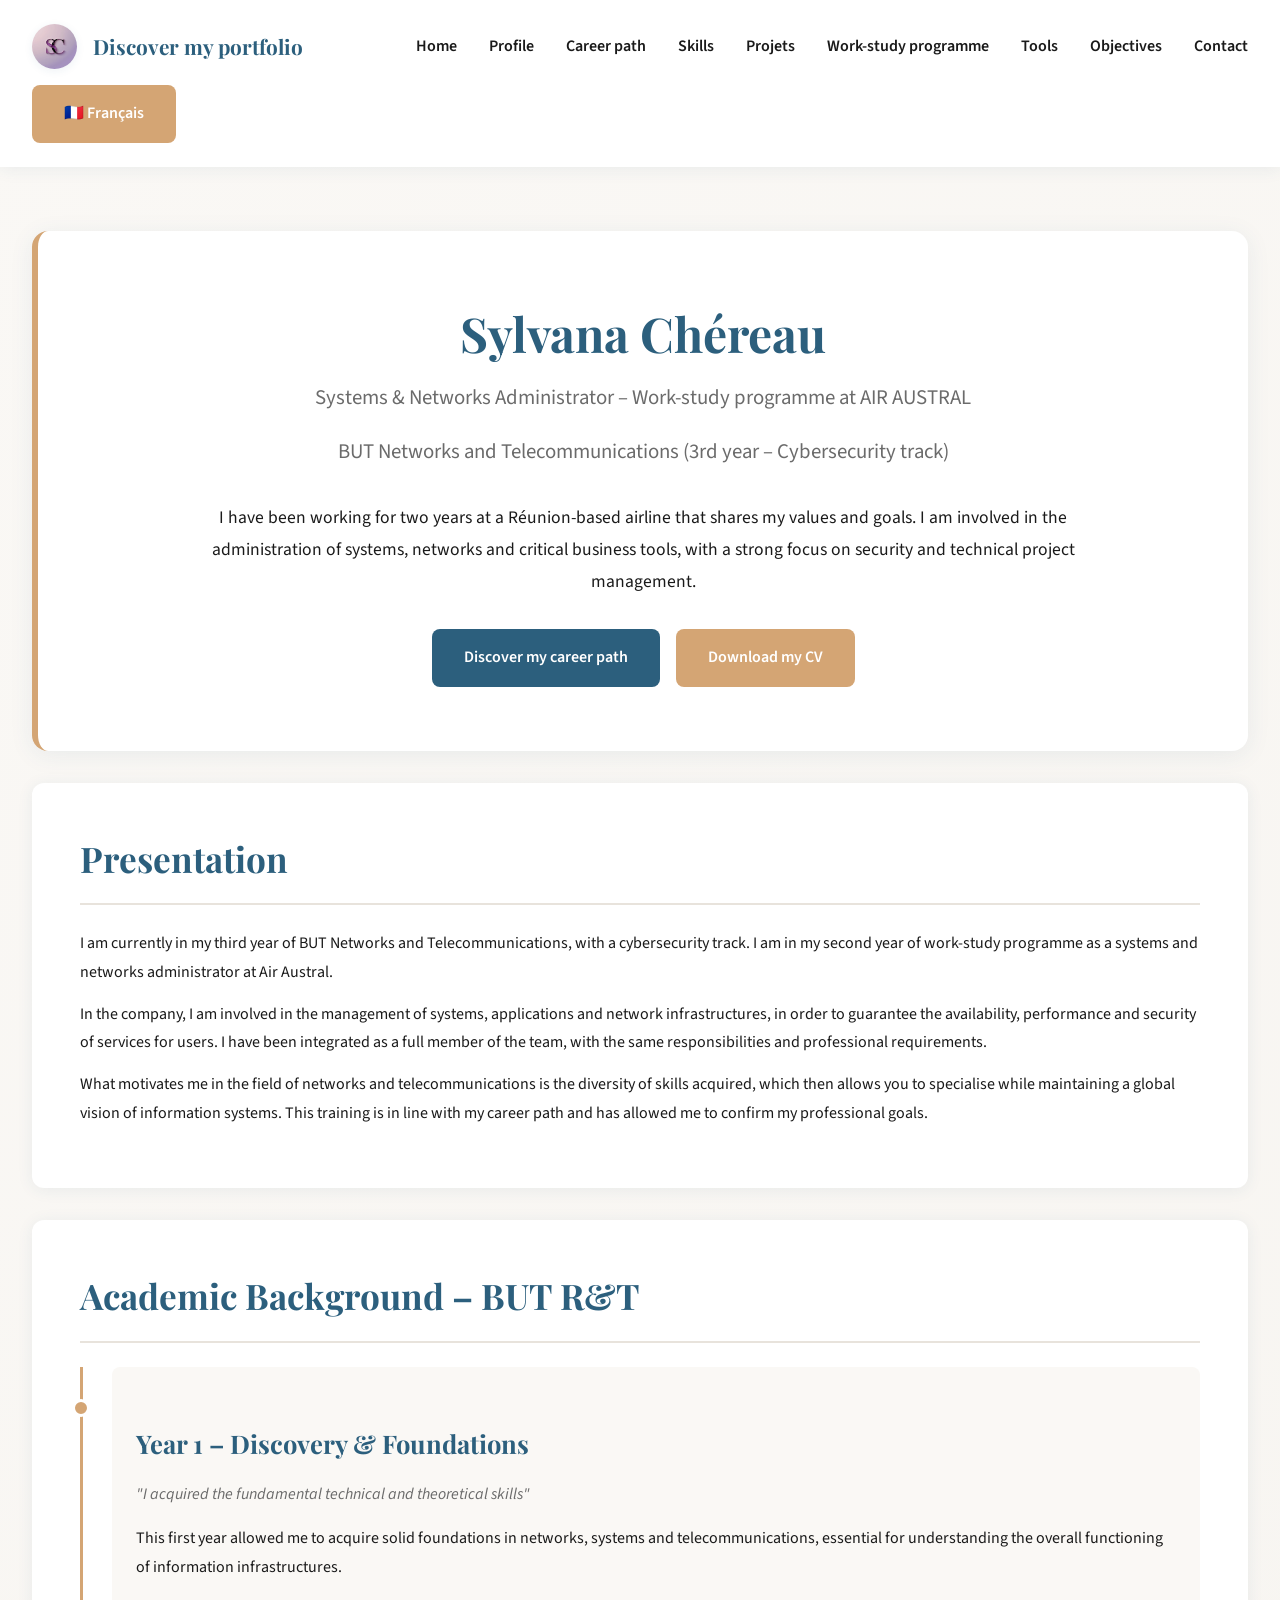
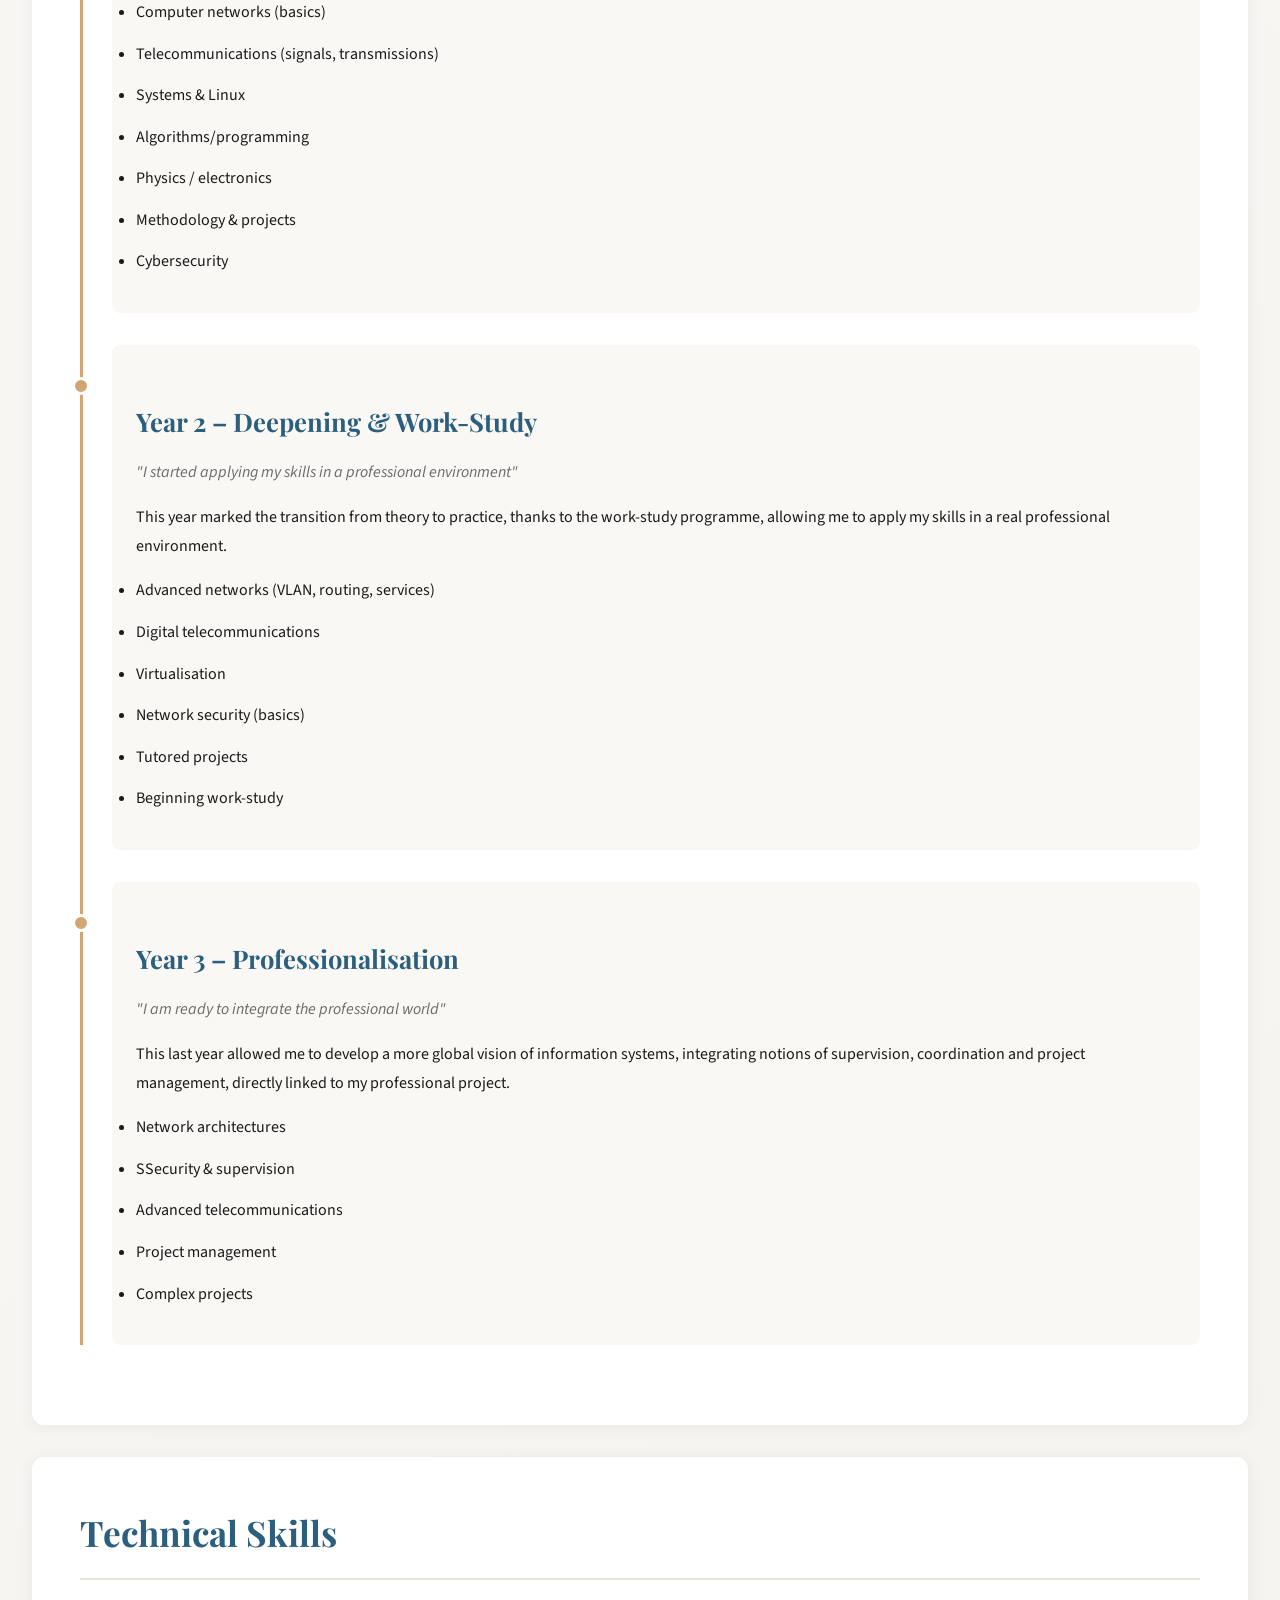
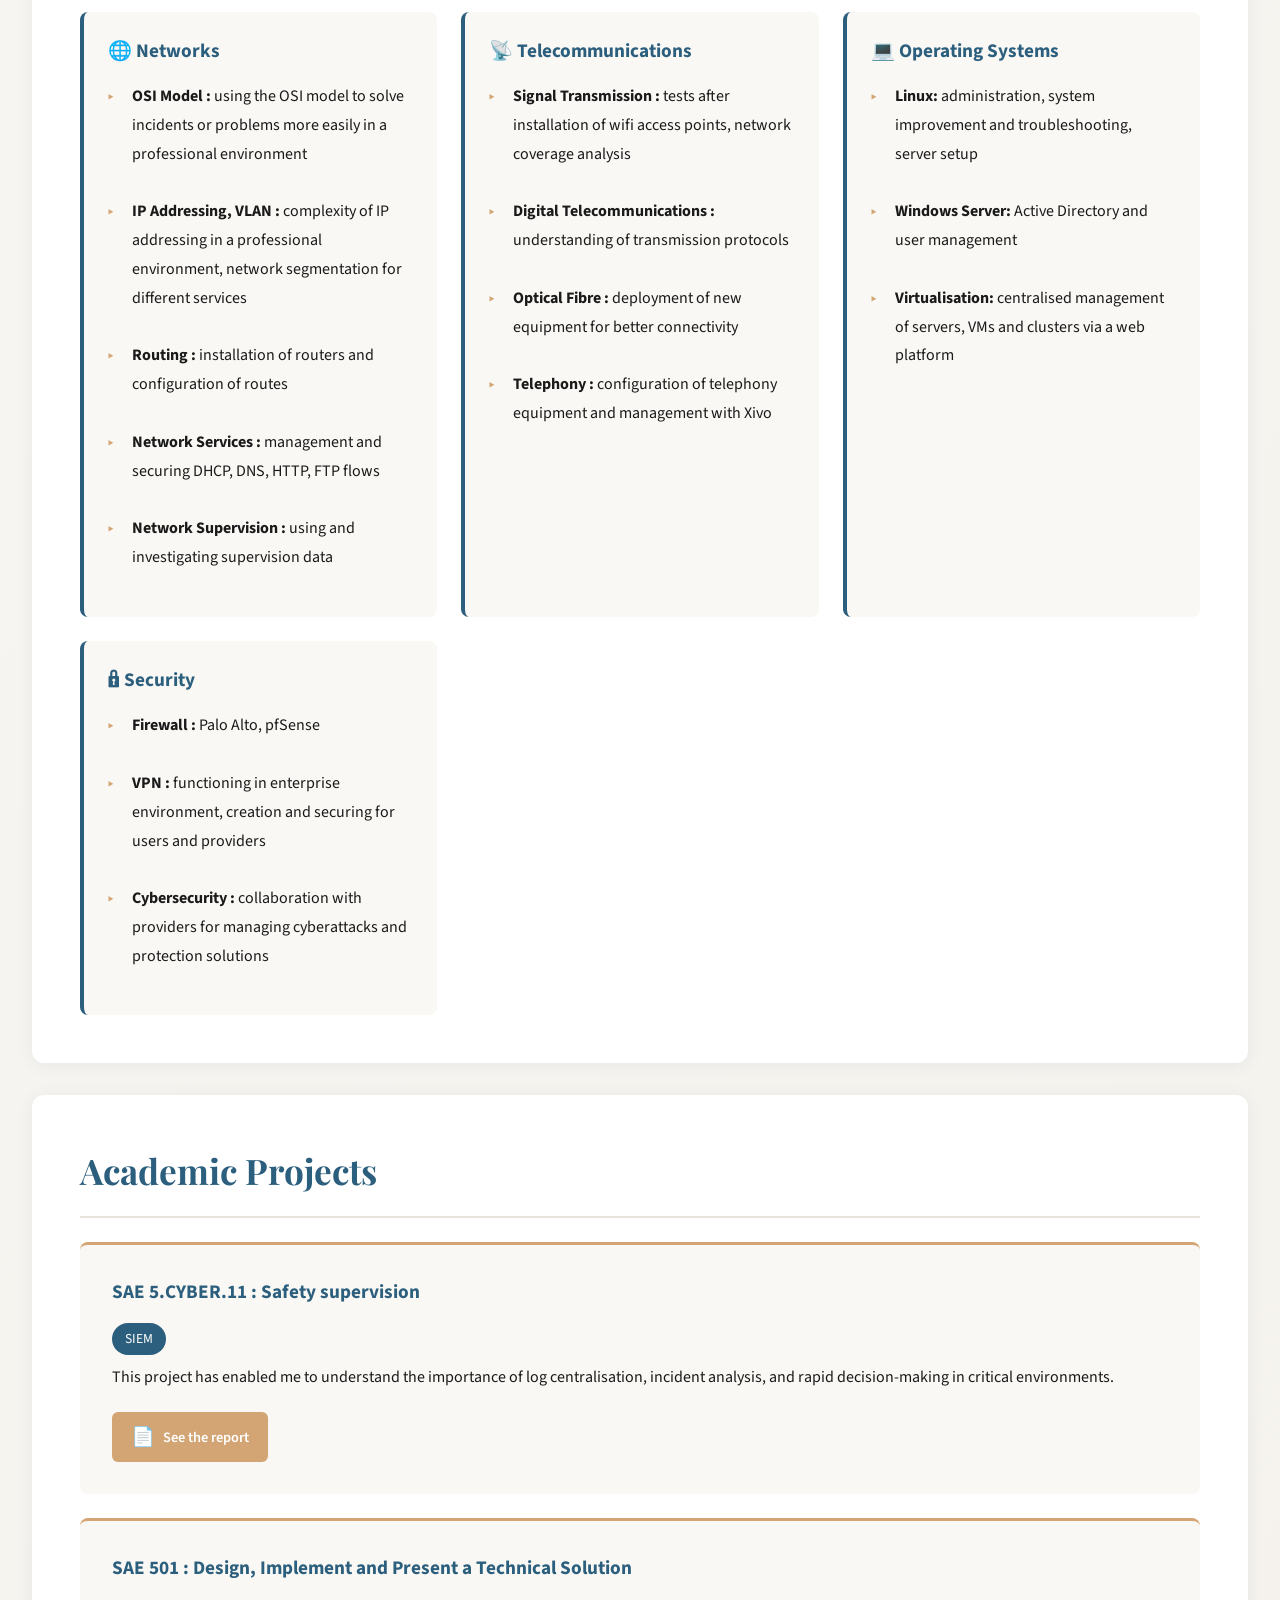
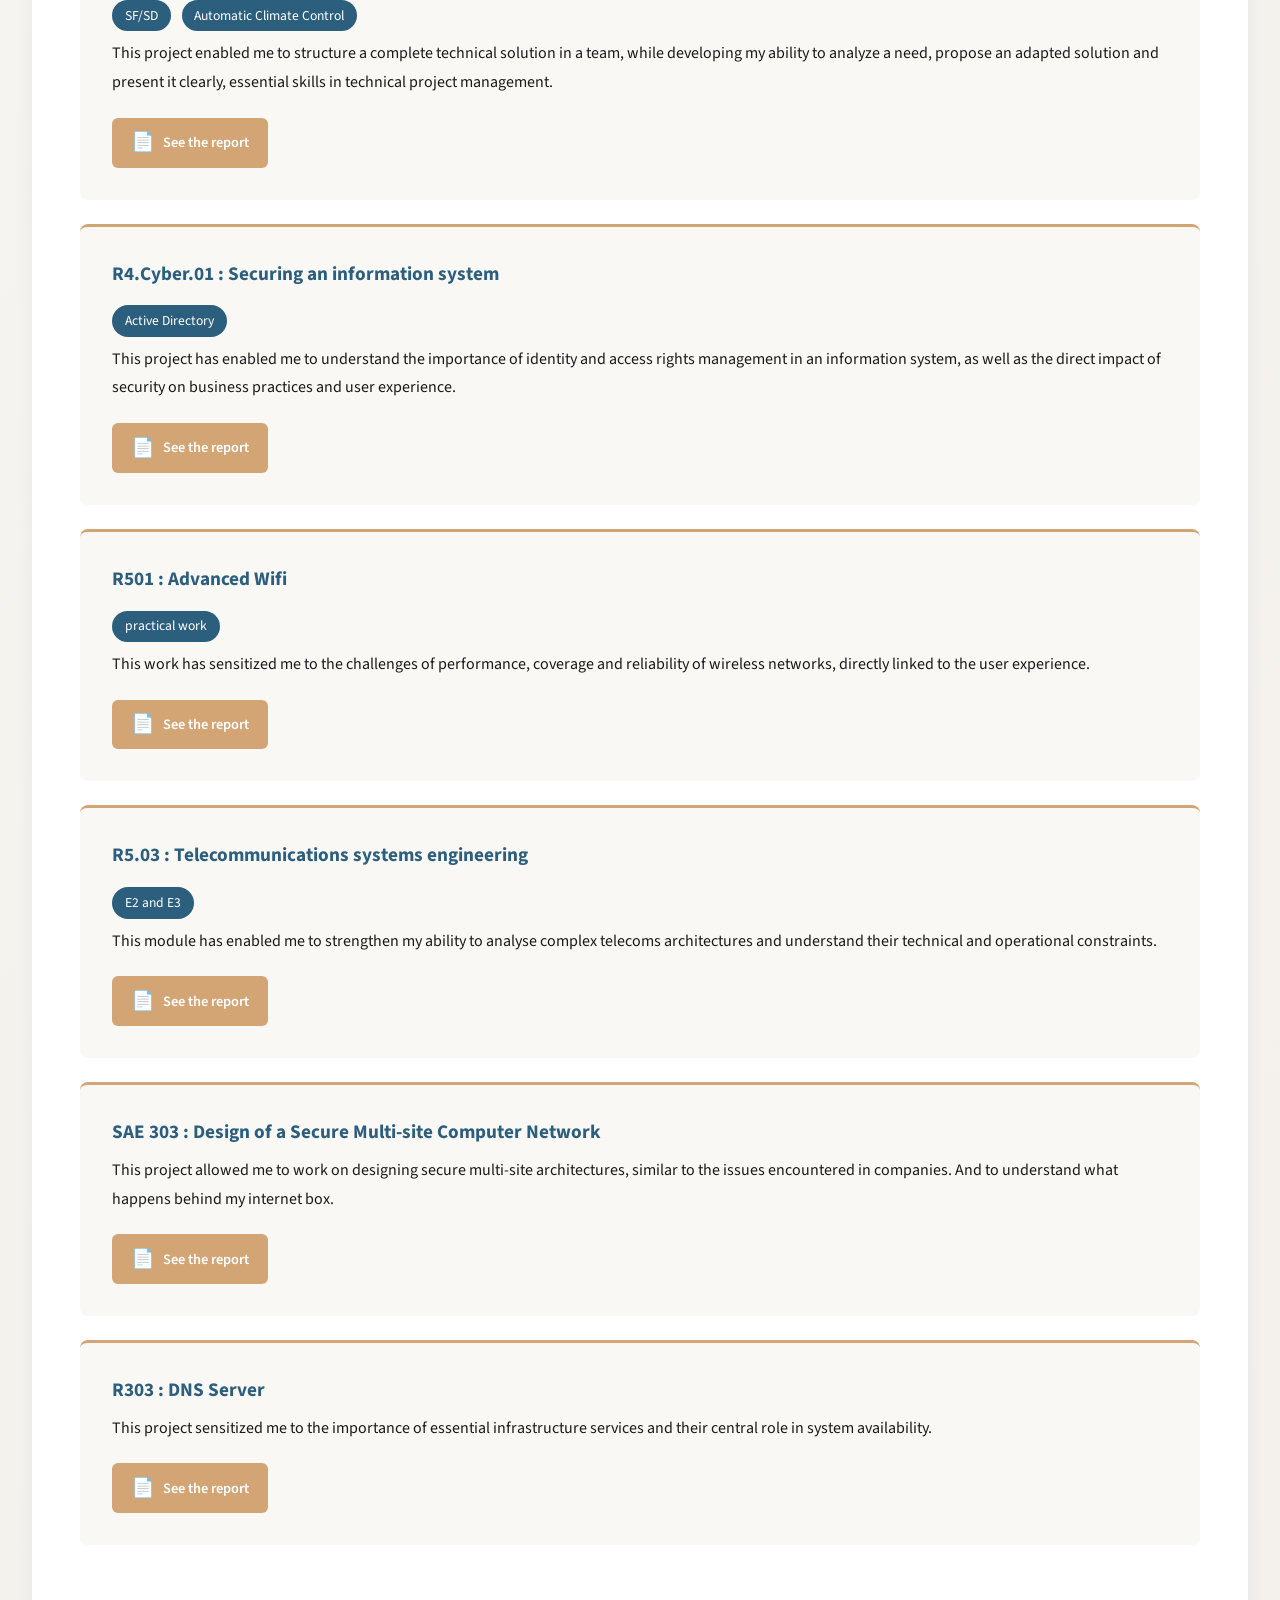
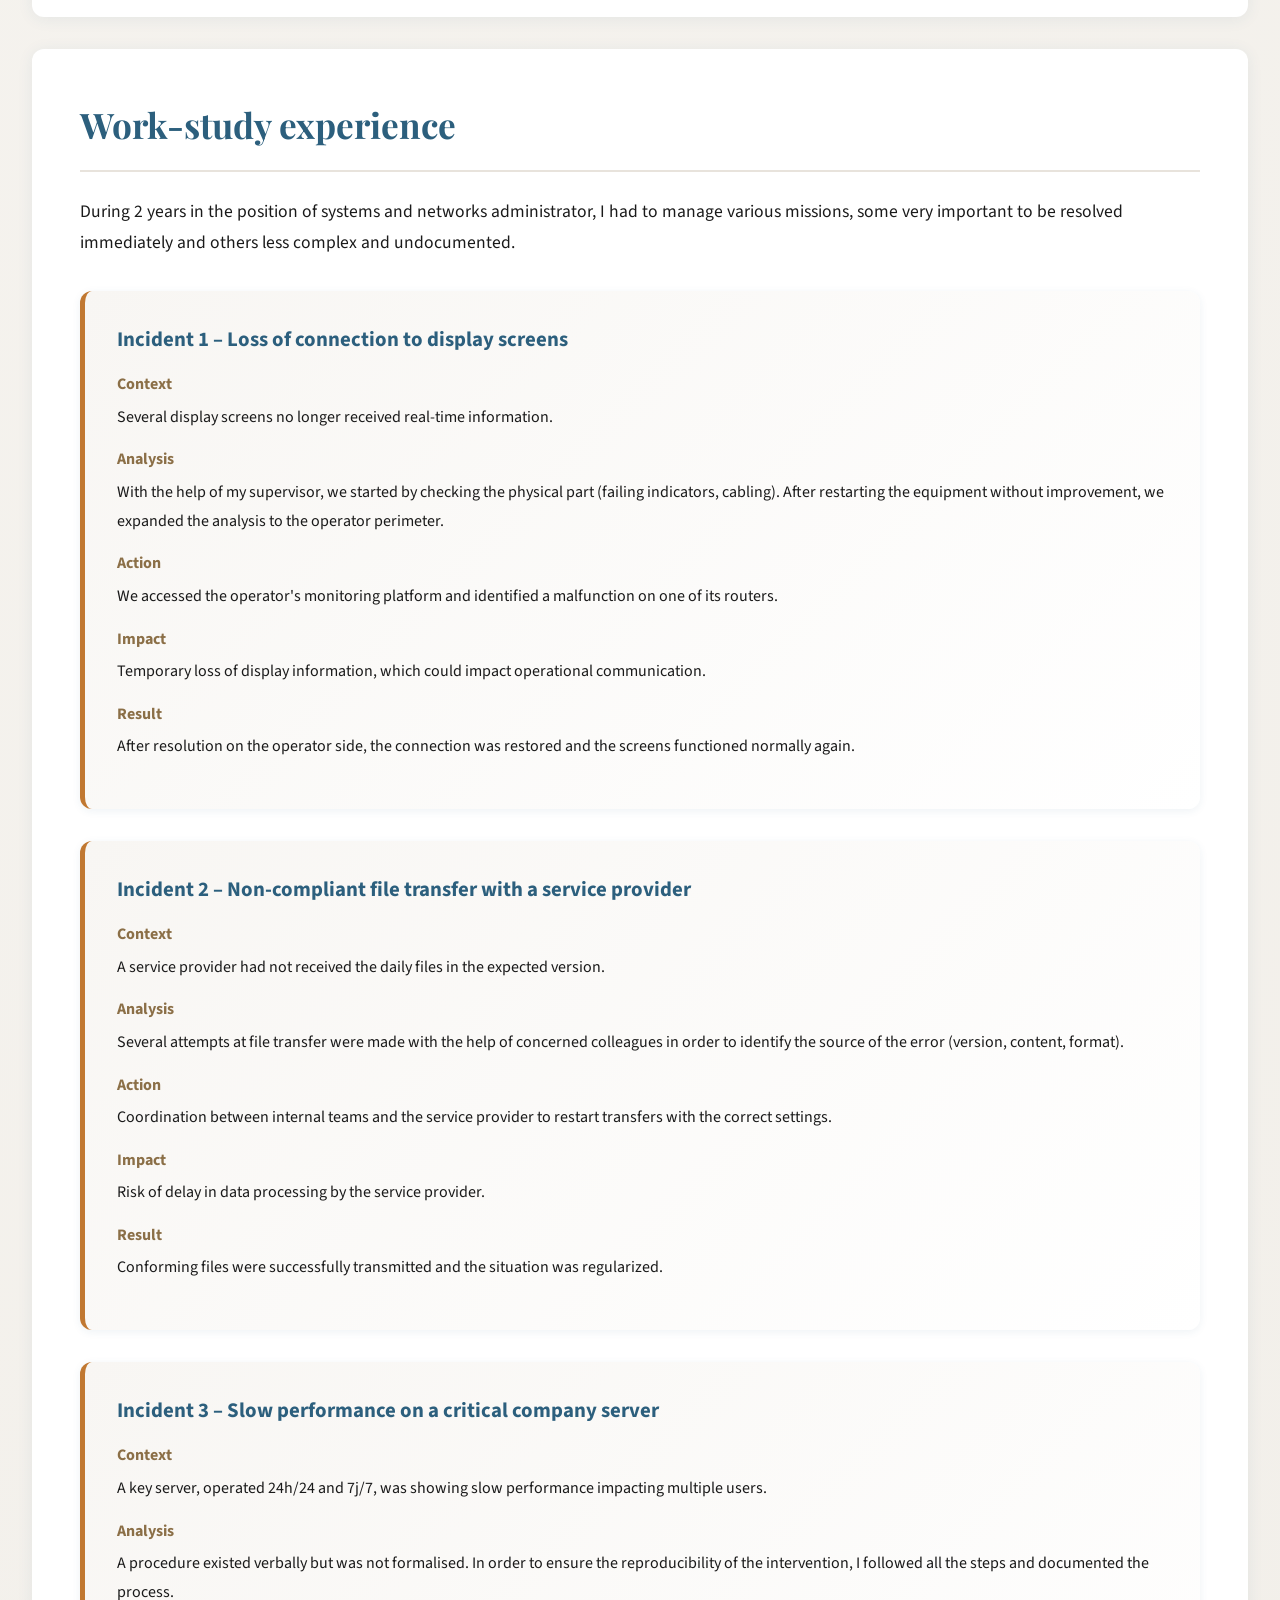
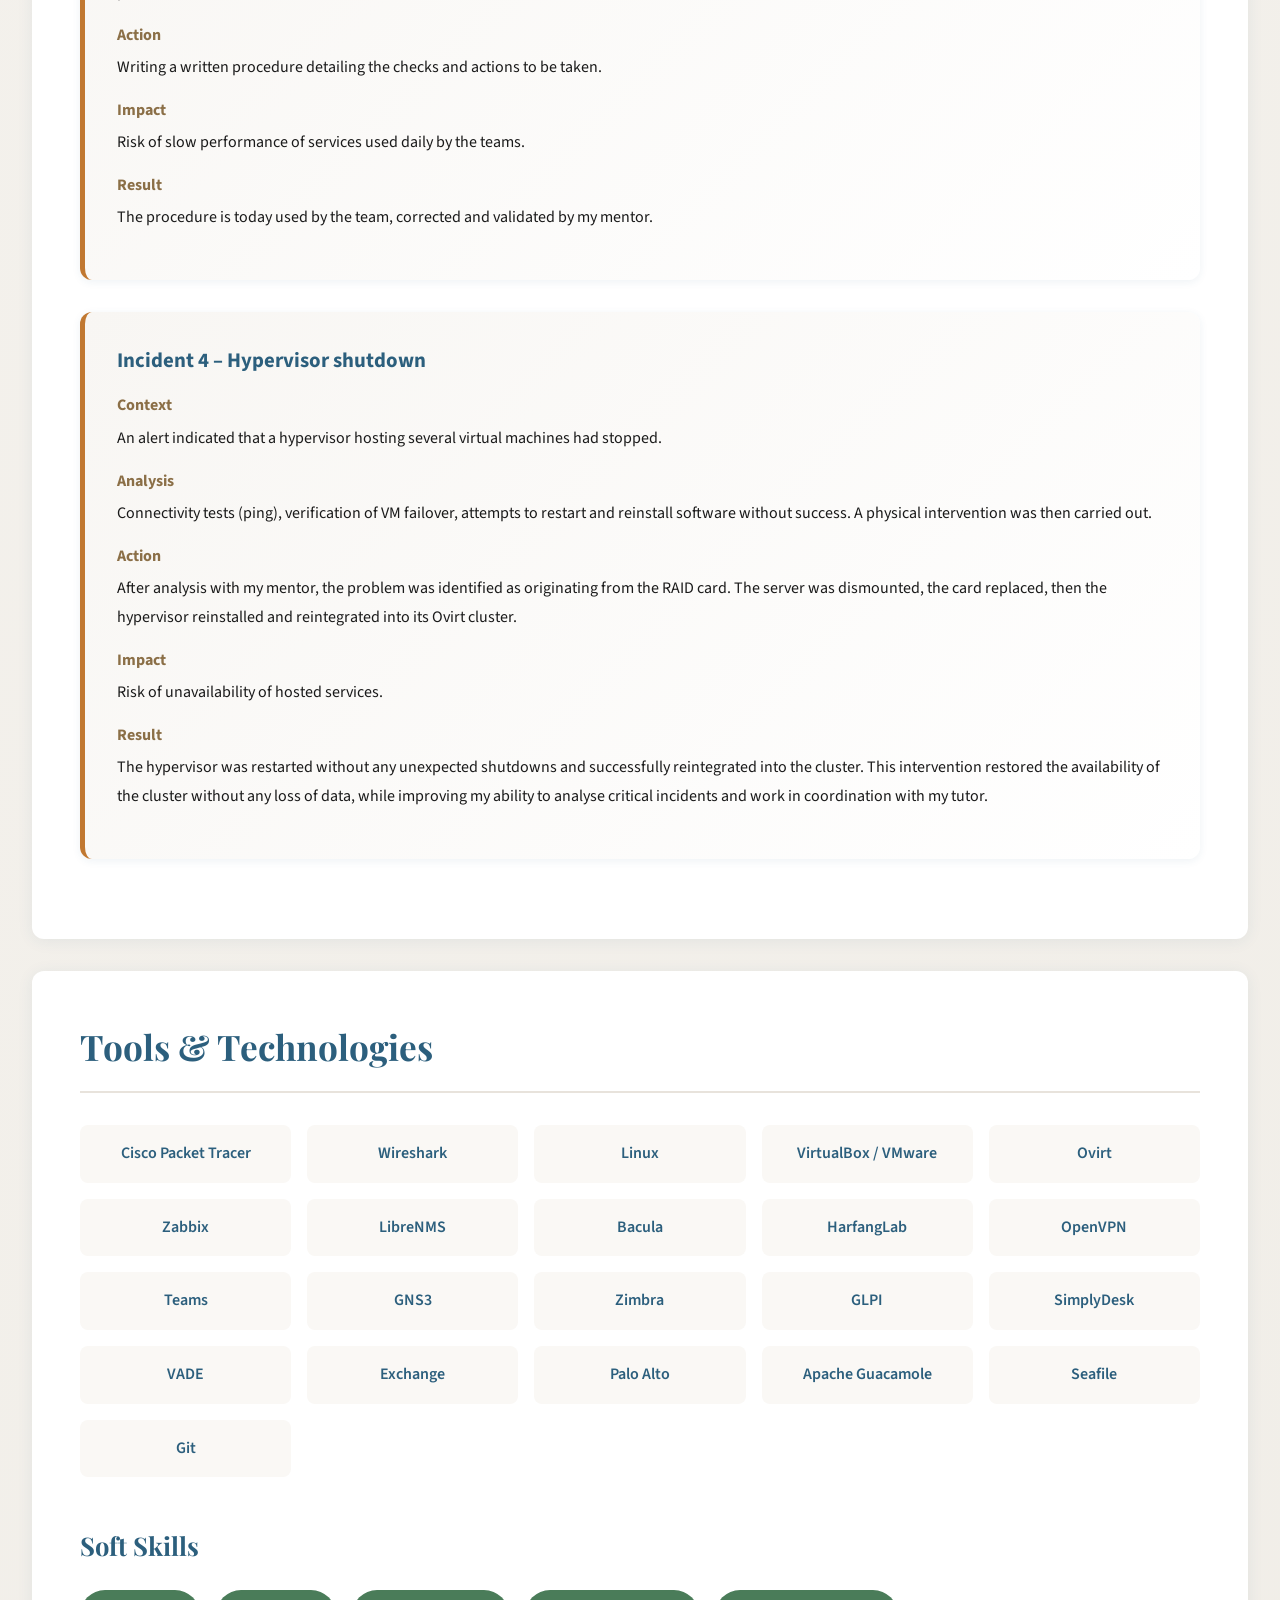
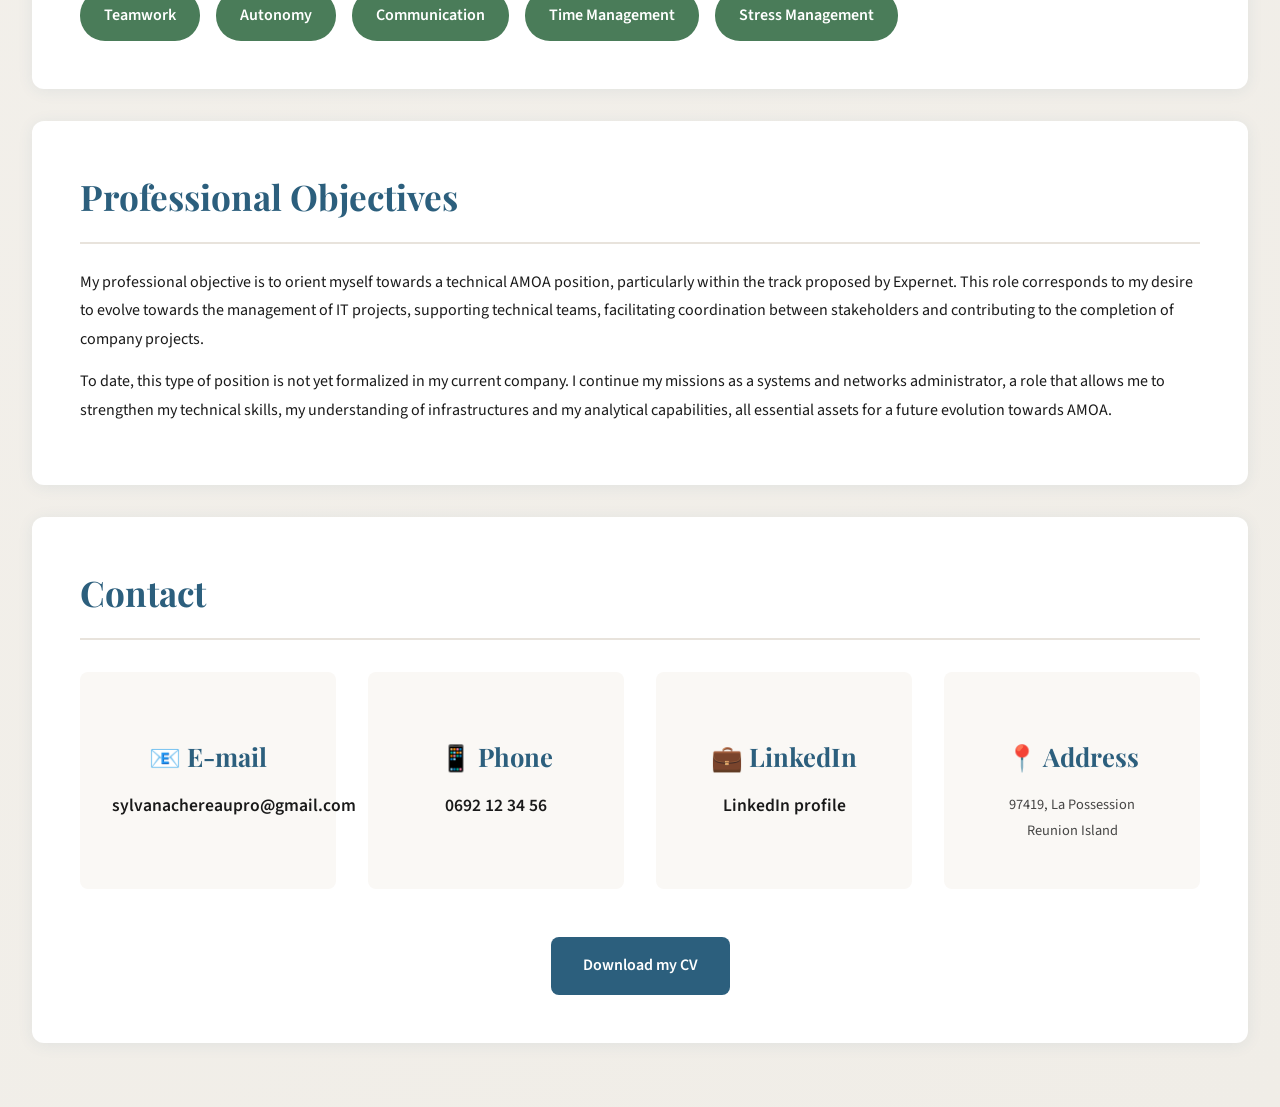
<file: Portfolio/my_portfolio.html>
<!DOCTYPE html>
<html lang="fr">
<head>
    <meta charset="UTF-8">
    <meta name="viewport" content="width=device-width, initial-scale=1.0">
    <title>Sylvana Chéreau - Wallet</title>
    <link href="https://fonts.googleapis.com/css2?family=Playfair+Display:wght@400;700&family=Source+Sans+3:wght@300;400;600;700&display=swap" rel="stylesheet">
    <style>
        :root {
            --primary: #2c5f7d;
            --secondary: #d4a574;
            --accent: #8b6f47;
            --bg-light: #faf8f5;
            --bg-card: #ffffff;
            --text-dark: #1a1a1a;
            --text-muted: #6b6b6b;
            --border: #e8e3dc;
            --shadow: rgba(44, 95, 125, 0.08);
            --success: #4a7c59;
            --warning: #c17831;
        }

        * {
            margin: 0;
            padding: 0;
            box-sizing: border-box;
        }

        body {
            font-family: 'Source Sans 3', sans-serif;
            background: linear-gradient(135deg, var(--bg-light) 0%, #f0ede7 100%);
            color: var(--text-dark);
            line-height: 1.6;
        }

        .container {
            max-width: 1400px;
            margin: 0 auto;
            padding: 2rem;
        }

        /* Navigation */
        nav {
            background: var(--bg-card);
            padding: 1.5rem 2rem;
            box-shadow: 0 2px 16px var(--shadow);
            position: sticky;
            top: 0;
            z-index: 1000;
            animation: slideDown 0.6s ease-out;
        }

        @keyframes slideDown {
            from { opacity: 0; transform: translateY(-30px); }
            to { opacity: 1; transform: translateY(0); }
        }

        nav .nav-content {
            max-width: 1400px;
            margin: 0 auto;
            display: flex;
            justify-content: space-between;
            align-items: center;
            flex-wrap: wrap;
            gap: 1rem;
        }

        nav .logo {
            display: flex;
            align-items: center;
            gap: 1rem;
        }

        nav .logo img {
            height: 45px;
            width: 45px;
            object-fit: cover;
            border-radius: 50%;
            box-shadow: 0 2px 8px var(--shadow);
        }

        nav .logo::after {
            content: 'Discover my portfolio';
            font-family: 'Playfair Display', serif;
            font-size: 1.3rem;
            color: var(--primary);
            font-weight: 700;
        }

        nav ul {
            list-style: none;
            display: flex;
            gap: 2rem;
            flex-wrap: wrap;
        }

        nav a {
            color: var(--text-dark);
            text-decoration: none;
            font-weight: 600;
            transition: color 0.3s ease;
        }

        nav a:hover {
            color: var(--primary);
        }

        /* Hero Section */
        .hero {
            background: var(--bg-card);
            padding: 4rem 3rem;
            border-radius: 16px;
            box-shadow: 0 4px 24px var(--shadow);
            margin: 2rem 0;
            border-left: 6px solid var(--secondary);
            text-align: center;
            animation: fadeIn 0.6s ease-out;
        }

        @keyframes fadeIn {
            from { opacity: 0; transform: translateY(20px); }
            to { opacity: 1; transform: translateY(0); }
        }

        .hero h1 {
            font-family: 'Playfair Display', serif;
            font-size: 3rem;
            color: var(--primary);
            margin-bottom: 0.5rem;
            font-weight: 700;
        }

        .hero .subtitle {
            color: var(--text-muted);
            font-size: 1.3rem;
            margin-bottom: 1rem;
            font-weight: 400;
        }

        .hero .description {
            color: var(--text-dark);
            font-size: 1.1rem;
            max-width: 900px;
            margin: 2rem auto;
            line-height: 1.8;
        }

        .hero-buttons {
            display: flex;
            gap: 1rem;
            justify-content: center;
            flex-wrap: wrap;
            margin-top: 2rem;
        }

        .btn {
            padding: 1rem 2rem;
            border: none;
            border-radius: 8px;
            font-size: 1rem;
            font-weight: 600;
            cursor: pointer;
            transition: all 0.3s ease;
            text-decoration: none;
            display: inline-block;
        }

        .btn-primary {
            background: var(--primary);
            color: white;
        }

        .btn-primary:hover {
            background: #234a5f;
            transform: translateY(-2px);
            box-shadow: 0 4px 16px rgba(44, 95, 125, 0.3);
        }

        .btn-secondary {
            background: var(--secondary);
            color: white;
        }

        .btn-secondary:hover {
            background: var(--accent);
            transform: translateY(-2px);
        }

        /* Sections */
        section {
            background: var(--bg-card);
            padding: 3rem;
            border-radius: 12px;
            box-shadow: 0 2px 16px var(--shadow);
            margin: 2rem 0;
            animation: fadeIn 0.8s ease-out;
        }

        section h2 {
            font-family: 'Playfair Display', serif;
            font-size: 2.2rem;
            color: var(--primary);
            margin-bottom: 1.5rem;
            padding-bottom: 1rem;
            border-bottom: 2px solid var(--border);
        }

        section h3 {
            font-family: 'Playfair Display', serif;
            font-size: 1.6rem;
            color: var(--primary);
            margin: 2rem 0 1rem;
        }

        section h4 {
            font-size: 1.2rem;
            color: var(--accent);
            margin: 1.5rem 0 0.5rem;
        }

        section p, section li {
            margin-bottom: 0.8rem;
            line-height: 1.8;
        }

        /* Timeline for academic path */
        .timeline {
            position: relative;
            padding-left: 2rem;
        }

        .timeline::before {
            content: '';
            position: absolute;
            left: 0;
            top: 0;
            bottom: 0;
            width: 3px;
            background: var(--secondary);
        }

        .timeline-item {
            position: relative;
            padding: 1.5rem;
            margin-bottom: 2rem;
            background: var(--bg-light);
            border-radius: 8px;
        }

        .timeline-item::before {
            content: '';
            position: absolute;
            left: -2.5rem;
            top: 2rem;
            width: 12px;
            height: 12px;
            border-radius: 50%;
            background: var(--secondary);
            border: 3px solid var(--bg-card);
        }

        /* Skills Grid */
        .skills-grid {
            display: grid;
            grid-template-columns: repeat(auto-fit, minmax(300px, 1fr));
            gap: 1.5rem;
            margin-top: 2rem;
        }

        .skill-card {
            background: var(--bg-light);
            padding: 1.5rem;
            border-radius: 8px;
            border-left: 4px solid var(--primary);
        }

        .skill-card h4 {
            color: var(--primary);
            margin-top: 0;
        }

        .skill-card ul {
            list-style: none;
            padding-left: 0;
        }

        .skill-card li {
            padding: 0.5rem 0;
            padding-left: 1.5rem;
            position: relative;
        }

        .skill-card li::before {
            content: '▸';
            position: absolute;
            left: 0;
            color: var(--secondary);
            font-weight: bold;
        }

        /* Project Cards */
        .project-card {
            background: var(--bg-light);
            padding: 2rem;
            border-radius: 8px;
            margin-bottom: 1.5rem;
            border-top: 3px solid var(--secondary);
            transition: all 0.3s ease;
        }

        .project-card:hover {
            transform: translateY(-3px);
            box-shadow: 0 4px 16px var(--shadow);
        }

        .project-card h4 {
            color: var(--primary);
            margin-top: 0;
        }

        .project-tag {
            display: inline-block;
            padding: 0.3rem 0.8rem;
            background: var(--primary);
            color: white;
            border-radius: 20px;
            font-size: 0.85rem;
            margin: 0.5rem 0.5rem 0.5rem 0;
        }

        /* Incident Cards */
        .incident-card {
            background: linear-gradient(135deg, #f8f6f3 0%, #ffffff 100%);
            padding: 2rem;
            border-radius: 12px;
            margin-bottom: 2rem;
            border-left: 5px solid var(--warning);
            box-shadow: 0 2px 8px var(--shadow);
        }

        .incident-card h4 {
            color: var(--primary);
            margin-top: 0;
            font-size: 1.3rem;
        }

        .incident-section {
            margin: 1rem 0;
        }

        .incident-section strong {
            color: var(--accent);
            display: block;
            margin-bottom: 0.3rem;
        }

        /* Tools Grid */
        .tools-grid {
            display: grid;
            grid-template-columns: repeat(auto-fill, minmax(180px, 1fr));
            gap: 1rem;
            margin-top: 2rem;
        }

        .tool-item {
            background: var(--bg-light);
            padding: 1rem;
            border-radius: 8px;
            text-align: center;
            font-weight: 600;
            color: var(--primary);
            transition: all 0.3s ease;
        }

        .tool-item:hover {
            background: var(--primary);
            color: white;
            transform: scale(1.05);
        }

        /* Soft Skills */
        .soft-skills {
            display: flex;
            flex-wrap: wrap;
            gap: 1rem;
            margin-top: 1.5rem;
        }

        .soft-skill-badge {
            padding: 0.8rem 1.5rem;
            background: var(--success);
            color: white;
            border-radius: 25px;
            font-weight: 600;
        }

        /* Contact Section */
        .contact-info {
            display: grid;
            grid-template-columns: repeat(auto-fit, minmax(250px, 1fr));
            gap: 2rem;
            margin-top: 2rem;
        }

        .contact-card {
            background: var(--bg-light);
            padding: 2rem;
            border-radius: 8px;
            text-align: center;
            transition: all 0.3s ease;
        }

        .contact-card:hover {
            background: var(--primary);
            color: white;
        }

        .contact-card a {
            color: inherit;
            text-decoration: none;
            font-weight: 600;
            font-size: 1.1rem;
        }

        .contact-card p {
            margin-top: 0.5rem;
            font-size: 0.9rem;
            opacity: 0.8;
        }

        /* Responsive */
        @media (max-width: 768px) {
            .hero h1 {
                font-size: 2rem;
            }

            .hero .subtitle {
                font-size: 1.1rem;
            }

            section {
                padding: 2rem;
            }

            section h2 {
                font-size: 1.8rem;
            }

            nav ul {
                gap: 1rem;
            }
        }

        /* Smooth scrolling */
        html {
            scroll-behavior: smooth;
        }

        /* Scroll offset for sticky nav */
        section {
            scroll-margin-top: 100px;
        }

        /* Hidden sections for navigation */
        .hidden {
            display: none;
        }

        /* PDF Button */
        .pdf-btn {
            display: inline-flex;
            align-items: center;
            gap: 0.5rem;
            padding: 0.6rem 1.2rem;
            background: var(--secondary);
            color: white;
            text-decoration: none;
            border-radius: 6px;
            font-size: 0.9rem;
            font-weight: 600;
            transition: all 0.3s ease;
            margin-top: 0.5rem;
        }

        .pdf-btn:hover {
            background: var(--accent);
            transform: translateY(-2px);
            box-shadow: 0 4px 12px rgba(212, 165, 116, 0.4);
        }

        .pdf-btn::before {
            content: '📄';
            font-size: 1.2rem;
        }
    </style>
</head>
<body>
    <nav>
        <div class="nav-content">
            <div class="logo">
                <img src="img/logo.png" alt="Logo Sylvana Chéreau">
            </div>
            <ul>
                <li><a href="#accueil">Home</a></li>
                <li><a href="#profil">Profile</a></li>
                <li><a href="#parcours">Career path</a></li>
                <li><a href="#competences">Skills</a></li>
                <li><a href="#projets">Projets</a></li>
                <li><a href="#alternance">Work-study programme</a></li>
                <li><a href="#outils">Tools</a></li>
                <li><a href="#objectifs">Objectives</a></li>
                <li><a href="#contact">Contact</a></li>
            </ul>
            <div class="language-switch">
                <a href="./index.html" class="btn btn-secondary">🇫🇷 Français</a>
            </div>
        </div>
    </nav>

    <div class="container">
        <!-- Hero Section -->
        <section id="accueil" class="hero">
            <h1>Sylvana Chéreau</h1>
            <p class="subtitle">Systems & Networks Administrator – Work-study programme at AIR AUSTRAL</p>
            <p class="subtitle">BUT Networks and Telecommunications (3rd year – Cybersecurity track)</p>
            
            <p class="description">
                I have been working for two years at a Réunion-based airline that shares my values and goals. I am involved in the administration of systems, 
                networks and critical business tools, with a strong focus on security and technical project management.
            </p>

            <div class="hero-buttons">
                <a href="#profil" class="btn btn-primary">Discover my career path</a>
                <a href="PDF/Sylvana_CHEREAU_CV_english.pdf" class="btn btn-secondary" download>Download my CV</a>
            </div>
        </section>

        <!-- Profil -->
        <section id="profil">
            <h2>Presentation</h2>
            <p>
                I am currently in my third year of BUT Networks and Telecommunications, with a cybersecurity track. 
                I am in my second year of work-study programme as a systems and networks administrator at Air Austral.
            </p>
            <p>
                In the company, I am involved in the management of systems, applications and network infrastructures, 
                in order to guarantee the availability, performance and security of services for users. 
                I have been integrated as a full member of the team, with the same responsibilities and professional requirements.
            </p>
            <p>
                What motivates me in the field of networks and telecommunications is the diversity of skills acquired, 
                which then allows you to specialise while maintaining a global vision of information systems. 
                This training is in line with my career path and has allowed me to confirm my professional goals.
            </p>
        </section>

        <!-- Parcours Académique -->
        <section id="parcours">
            <h2>Academic Background – BUT R&T</h2>
            
            <div class="timeline">
                <div class="timeline-item">
                    <h3>Year 1 – Discovery & Foundations</h3>
                    <p style="color: var(--text-muted); font-style: italic; margin-bottom: 1rem;">
                        "I acquired the fundamental technical and theoretical skills"
                    </p>
                    <p>
                        This first year allowed me to acquire solid foundations in networks, systems and telecommunications, 
                        essential for understanding the overall functioning of information infrastructures.
                    </p>
                    <ul style="margin-top: 1rem;">
                        <li>Computer networks (basics)</li>
                        <li>Telecommunications (signals, transmissions)</li>
                        <li>Systems & Linux</li>
                        <li>Algorithms/programming</li>
                        <li>Physics / electronics</li>
                        <li>Methodology & projects</li>
                        <li>Cybersecurity</li>
                    </ul>
                </div>

                <div class="timeline-item">
                    <h3>Year 2 – Deepening & Work-Study</h3>
                    <p style="color: var(--text-muted); font-style: italic; margin-bottom: 1rem;">
                        "I started applying my skills in a professional environment"
                    </p>
                    <p>This year marked the transition from theory to practice, thanks to the work-study programme, 
                        allowing me to apply my skills in a real professional environment.
                        
                    </p>
                    <ul style="margin-top: 1rem;">
                        <li>Advanced networks (VLAN, routing, services)</li>
                        <li>Digital telecommunications</li>
                        <li>Virtualisation</li>
                        <li>Network security (basics)</li>
                        <li>Tutored projects</li>
                        <li>Beginning work-study</li>
                    </ul>
                </div>

                <div class="timeline-item">
                    <h3>Year 3 – Professionalisation</h3>
                    <p style="color: var(--text-muted); font-style: italic; margin-bottom: 1rem;">
                        "I am ready to integrate the professional world"
                    </p>
                    <p>
                        This last year allowed me to develop a more global vision of information systems, 
                        integrating notions of supervision, coordination and project management, 
                        directly linked to my professional project.
                    </p>
                    <ul style="margin-top: 1rem;">
                        <li>Network architectures</li>
                        <li>SSecurity & supervision</li>
                        <li>Advanced telecommunications</li>
                        <li>Project management</li>
                        <li>Complex projects</li>
                    </ul>
                </div>
            </div>
        </section>

        <!-- Compétences Techniques -->
        <section id="competences">
            <h2>Technical Skills</h2>
            
            <div class="skills-grid">
                <div class="skill-card">
                    <h4>🌐 Networks</h4>
                    <ul>
                        <li><strong>OSI Model :</strong> using the OSI model to solve incidents or problems more easily in a professional environment</li>
                        <li><strong>IP Addressing, VLAN :</strong> complexity of IP addressing in a professional environment, network segmentation for different services</li>
                        <li><strong>Routing :</strong> installation of routers and configuration of routes</li>
                        <li><strong>Network Services :</strong> management and securing DHCP, DNS, HTTP, FTP flows</li>
                        <li><strong>Network Supervision :</strong> using and investigating supervision data</li>
                    </ul>
                </div>

                <div class="skill-card">
                    <h4>📡 Telecommunications</h4>
                    <ul>
                        <li><strong>Signal Transmission :</strong> tests after installation of wifi access points, network coverage analysis</li>
                        <li><strong>Digital Telecommunications :</strong> understanding of transmission protocols</li>
                        <li><strong>Optical Fibre :</strong> deployment of new equipment for better connectivity</li>
                        <li><strong>Telephony :</strong> configuration of telephony equipment and management with Xivo</li>
                    </ul>
                </div>

                <div class="skill-card">
                    <h4>💻 Operating Systems</h4>
                    <ul>
                        <li><strong>Linux:</strong> administration, system improvement and troubleshooting, server setup</li>
                        <li><strong>Windows Server:</strong> Active Directory and user management</li>
                        <li><strong>Virtualisation:</strong> centralised management of servers, VMs and clusters via a web platform</li>
                    </ul>
                </div>

                <div class="skill-card">
                    <h4>🔒 Security</h4>
                    <ul>
                        <li><strong>Firewall :</strong> Palo Alto, pfSense</li>
                        <li><strong>VPN :</strong> functioning in enterprise environment, creation and securing for users and providers</li>
                        <li><strong>Cybersecurity :</strong> collaboration with providers for managing cyberattacks and protection solutions</li>
                    </ul>
                </div>
            </div>
        </section>

        <!-- Projets Académiques -->
        <section id="projets">
            <h2>Academic Projects</h2>

            <div class="project-card">
                <h4>SAE 5.CYBER.11 : Safety supervision</h4>
                <div>
                    <span class="project-tag">SIEM</span>
                </div>
                <p>
                    This project has enabled me to understand the importance of log centralisation, 
                    incident analysis, and rapid decision-making in critical environments.
                </p>
                <a href="PDF/SAE.5.CYBER.11_Supervision_de_la_securite.pdf" class="pdf-btn" target="_blank">See the report</a>
            </div>

            <div class="project-card">
                <h4>SAE 501 : Design, Implement and Present a Technical Solution</h4>
                <div>
                    <span class="project-tag">SF/SD</span>
                    <span class="project-tag">Automatic Climate Control</span>
                </div>
                <p>
                    This project enabled me to structure a complete technical solution in a team, 
                    while developing my ability to analyze a need, propose an adapted solution and 
                    present it clearly, essential skills in technical project management.
                </p>
                <a href="PDF/SFST.pdf" class="pdf-btn" target="_blank">See the report</a>
            </div>

            <div class="project-card">
                <h4>R4.Cyber.01 : Securing an information system</h4>
                <div>
                    <span class="project-tag">Active Directory</span>
                </div>
                <p>
                    This project has enabled me to understand the importance of identity and 
                    access rights management in an information system, as well as the direct impact of 
                    security on business practices and user experience.
                </p>
                <a href="PDF/SAE401_AD.pdf" class="pdf-btn" target="_blank">See the report</a>
            </div>

            <div class="project-card">
                <h4>R501 : Advanced Wifi</h4>
                <div>
                    <span class="project-tag">practical work</span>
                </div>
                <p>
                    This work has sensitized me to the challenges of performance, coverage and 
                    reliability of wireless networks, directly linked to the user experience.
                </p>
                <a href="PDF/R501_WifiAvance.pdf" class="pdf-btn" target="_blank">See the report</a>
            </div>

            <div class="project-card">
                <h4>R5.03 : Telecommunications systems engineering</h4>
                <div>
                    <span class="project-tag">E2 and E3</span>
                </div>
                <p>
                    This module has enabled me to strengthen my ability to analyse complex telecoms architectures 
                    and understand their technical and operational constraints.
                </p>
                <a href="PDF/Sylvana_CHEREAU_R503_TPE2E3_ INGÉNIERIE_DE_SYSTÈMES_TÉLÉCOMS.pdf" class="pdf-btn" target="_blank">See the report</a>
            </div>

            <div class="project-card">
                <h4>SAE 303 : Design of a Secure Multi-site Computer Network</h4>
                <p>
                    This project allowed me to work on designing secure multi-site architectures, 
                    similar to the issues encountered in companies. And to understand what happens 
                    behind my internet box.
                </p>
                <a href="PDF/SAE303_Conception_Réseau_Informatique_Sécurisé_Multi-sites.pdf" class="pdf-btn" target="_blank">See the report</a>
            </div>

            <div class="project-card">
                <h4>R303 : DNS Server</h4>
                <p>
                    This project sensitized me to the importance of essential infrastructure services 
                    and their central role in system availability.
                </p>
                <a href="PDF/R303_TP_SylvanaCHEREAU_Rapport.pdf" class="pdf-btn" target="_blank">See the report</a>
            </div>
        </section>

        <!-- Expérience en Alternance -->
        <section id="alternance">
            <h2>Work-study experience</h2>
            
            <p style="font-size: 1.1rem; margin-bottom: 2rem;">
                During 2 years in the position of systems and networks administrator, I had to manage various missions, 
                some very important to be resolved immediately and others less complex and undocumented.
            </p>

            <div class="incident-card">
                <h4>Incident 1 – Loss of connection to display screens</h4>
                
                <div class="incident-section">
                    <strong>Context</strong>
                    <p>Several display screens no longer received real-time information.</p>
                </div>

                <div class="incident-section">
                    <strong>Analysis</strong>
                    <p>
                        With the help of my supervisor, we started by checking the physical part 
                        (failing indicators, cabling). After restarting the equipment without improvement, 
                        we expanded the analysis to the operator perimeter.
                    </p>
                </div>

                <div class="incident-section">
                    <strong>Action</strong>
                    <p>
                        We accessed the operator's monitoring platform and identified a malfunction on one of its routers.
                    </p>
                </div>

                <div class="incident-section">
                    <strong>Impact</strong>
                    <p>
                        Temporary loss of display information, which could impact operational communication.
                    </p>
                </div>

                <div class="incident-section">
                    <strong>Result</strong>
                    <p>
                        After resolution on the operator side, the connection was restored and the screens functioned normally again.
                    </p>
                </div>
            </div>

            <div class="incident-card">
                <h4>Incident 2 – Non-compliant file transfer with a service provider</h4>
                
                <div class="incident-section">
                    <strong>Context</strong>
                    <p>A service provider had not received the daily files in the expected version.</p>
                </div>

                <div class="incident-section">
                    <strong>Analysis</strong>
                    <p>
                        Several attempts at file transfer were made with the help of concerned colleagues 
                        in order to identify the source of the error (version, content, format).
                    </p>
                </div>

                <div class="incident-section">
                    <strong>Action</strong>
                    <p>
                        Coordination between internal teams and the service provider to restart transfers with 
                        the correct settings.
                    </p>
                </div>

                <div class="incident-section">
                    <strong>Impact</strong>
                    <p>Risk of delay in data processing by the service provider.</p>
                </div>

                <div class="incident-section">
                    <strong>Result</strong>
                    <p>Conforming files were successfully transmitted and the situation was regularized.</p>
                </div>
            </div>

            <div class="incident-card">
                <h4>Incident 3 – Slow performance on a critical company server</h4>
                
                <div class="incident-section">
                    <strong>Context</strong>
                    <p>
                        A key server, operated 24h/24 and 7j/7, was showing slow performance impacting multiple users.
                    </p>
                </div>

                <div class="incident-section">
                    <strong>Analysis</strong>
                    <p>
                        A procedure existed verbally but was not formalised. In order to ensure the reproducibility 
                        of the intervention, I followed all the steps and documented the process.
                    </p>
                </div>

                <div class="incident-section">
                    <strong>Action</strong>
                    <p>
                        Writing a written procedure detailing the checks and actions to be taken.
                    </p>
                </div>

                <div class="incident-section">
                    <strong>Impact</strong>
                    <p>Risk of slow performance of services used daily by the teams.</p>
                </div>

                <div class="incident-section">
                    <strong>Result</strong>
                    <p>
                        The procedure is today used by the team, corrected and validated by my mentor.
                    </p>
                </div>
            </div>

            <div class="incident-card">
                <h4>Incident 4 – Hypervisor shutdown</h4>
                
                <div class="incident-section">
                    <strong>Context</strong>
                    <p>An alert indicated that a hypervisor hosting several virtual machines had stopped.</p>
                </div>

                <div class="incident-section">
                    <strong>Analysis</strong>
                    <p>
                        Connectivity tests (ping), verification of VM failover, attempts to restart and reinstall software without success. A physical intervention was then carried out.
                    </p>
                </div>

                <div class="incident-section">
                    <strong>Action</strong>
                    <p>
                        After analysis with my mentor, the problem was identified as originating from the RAID card. 
                        The server was dismounted, the card replaced, then the hypervisor reinstalled and reintegrated 
                        into its Ovirt cluster.
                    </p>
                </div>

                <div class="incident-section">
                    <strong>Impact</strong>
                    <p>Risk of unavailability of hosted services.</p>
                </div>

                <div class="incident-section">
                    <strong>Result</strong>
                    <p>
                        The hypervisor was restarted without any unexpected shutdowns and successfully reintegrated into the cluster. 
                        This intervention restored the availability of the cluster without any loss of data, 
                        while improving my ability to analyse critical incidents and work in coordination 
                        with my tutor.
                    </p>
                </div>
            </div>
        </section>

        <!-- Outils & Technologies -->
        <section id="outils">
            <h2>Tools & Technologies</h2>
            
            <div class="tools-grid">
                <div class="tool-item">Cisco Packet Tracer</div>
                <div class="tool-item">Wireshark</div>
                <div class="tool-item">Linux</div>
                <div class="tool-item">VirtualBox / VMware</div>
                <div class="tool-item">Ovirt</div>
                <div class="tool-item">Zabbix</div>
                <div class="tool-item">LibreNMS</div>
                <div class="tool-item">Bacula</div>
                <div class="tool-item">HarfangLab</div>
                <div class="tool-item">OpenVPN</div>
                <div class="tool-item">Teams</div>
                <div class="tool-item">GNS3</div>
                <div class="tool-item">Zimbra</div>
                <div class="tool-item">GLPI</div>
                <div class="tool-item">SimplyDesk</div>
                <div class="tool-item">VADE</div>
                <div class="tool-item">Exchange</div>
                <div class="tool-item">Palo Alto</div>
                <div class="tool-item">Apache Guacamole</div>
                <div class="tool-item">Seafile</div>
                <div class="tool-item">Git</div>
            </div>

            <h3 style="margin-top: 3rem;">Soft Skills</h3>
            <div class="soft-skills">
                <div class="soft-skill-badge">Teamwork</div>
                <div class="soft-skill-badge">Autonomy</div>
                <div class="soft-skill-badge">Communication</div>
                <div class="soft-skill-badge">Time Management</div>
                <div class="soft-skill-badge">Stress Management</div>
            </div>
        </section>

        <!-- Objectifs Professionnels -->
        <section id="objectifs">
            <h2>Professional Objectives</h2>
            
            <p>
                My professional objective is to orient myself towards a technical AMOA position, 
                particularly within the track proposed by Expernet. This role corresponds to my desire to evolve 
                towards the management of IT projects, supporting technical teams, facilitating coordination 
                between stakeholders and contributing to the completion of company projects.
            </p>
            <p>
                To date, this type of position is not yet formalized in my current company. I continue 
                my missions as a systems and networks administrator, a role that allows me to strengthen 
                my technical skills, my understanding of infrastructures and my analytical capabilities, all 
                essential assets for a future evolution towards AMOA.
            </p>
        </section>

        <!-- Contact -->
        <section id="contact">
            <h2>Contact</h2>
            
            <div class="contact-info">
                <div class="contact-card">
                    <h3>📧 E-mail</h3>
                    <a href="mailto:sylvanachereaupro@gmail.com">sylvanachereaupro@gmail.com</a>
                </div>

                <div class="contact-card">
                    <h3>📱 Phone</h3>
                    <a href="tel:+262692123456">0692 12 34 56</a>
                </div>
                
                <div class="contact-card">
                    <h3>💼 LinkedIn</h3>
                    <a href="https://www.linkedin.com/in/sylvana-chereau-1964212a2/" target="_blank">LinkedIn profile</a>
                </div>
                
                <div class="contact-card">
                    <h3>📍 Address</h3>
                    <p>97419, La Possession<br>Reunion Island</p>
                </div>
            </div>

            <div style="text-align: center; margin-top: 3rem;">
                <a href="PDF/Sylvana_CHEREAU_CV_english.pdf" class="btn btn-primary" download>Download my CV</a>
            </div>
        </section>
    </div>
</body>
</html>
</file>
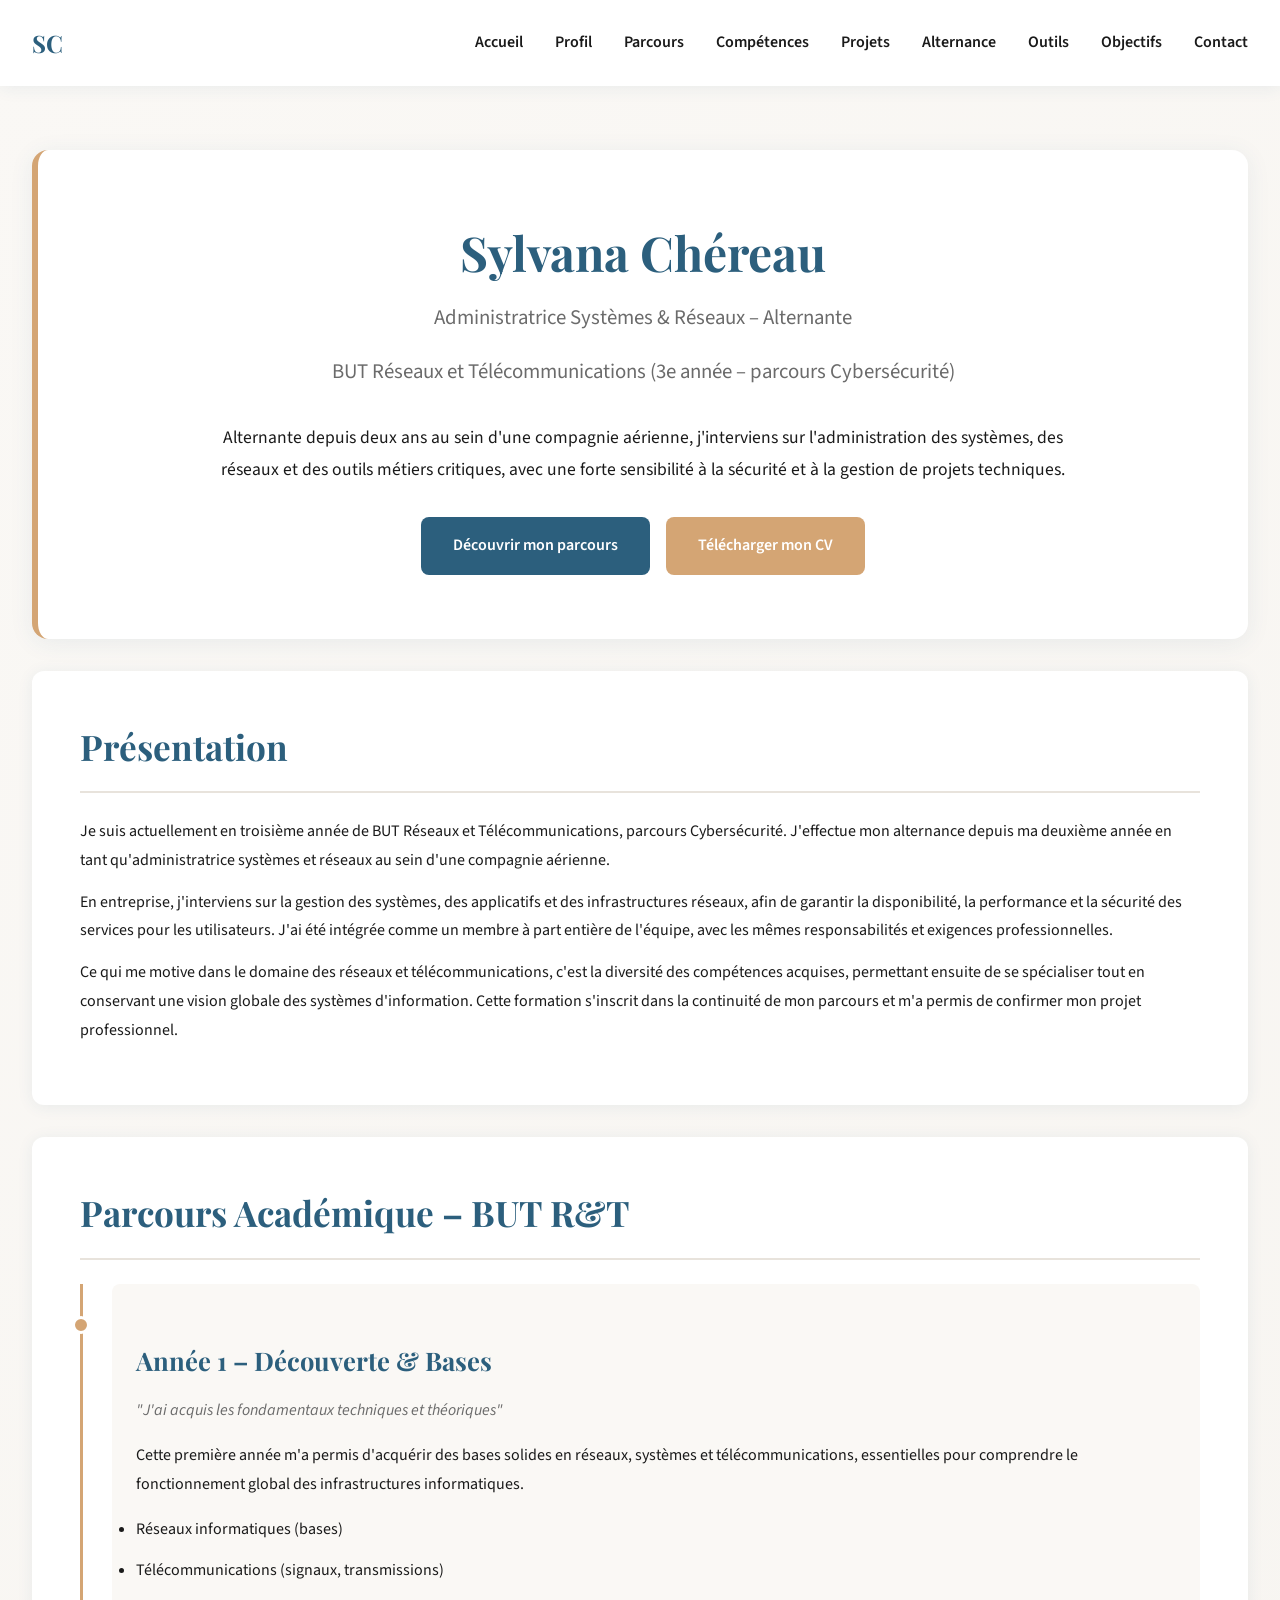
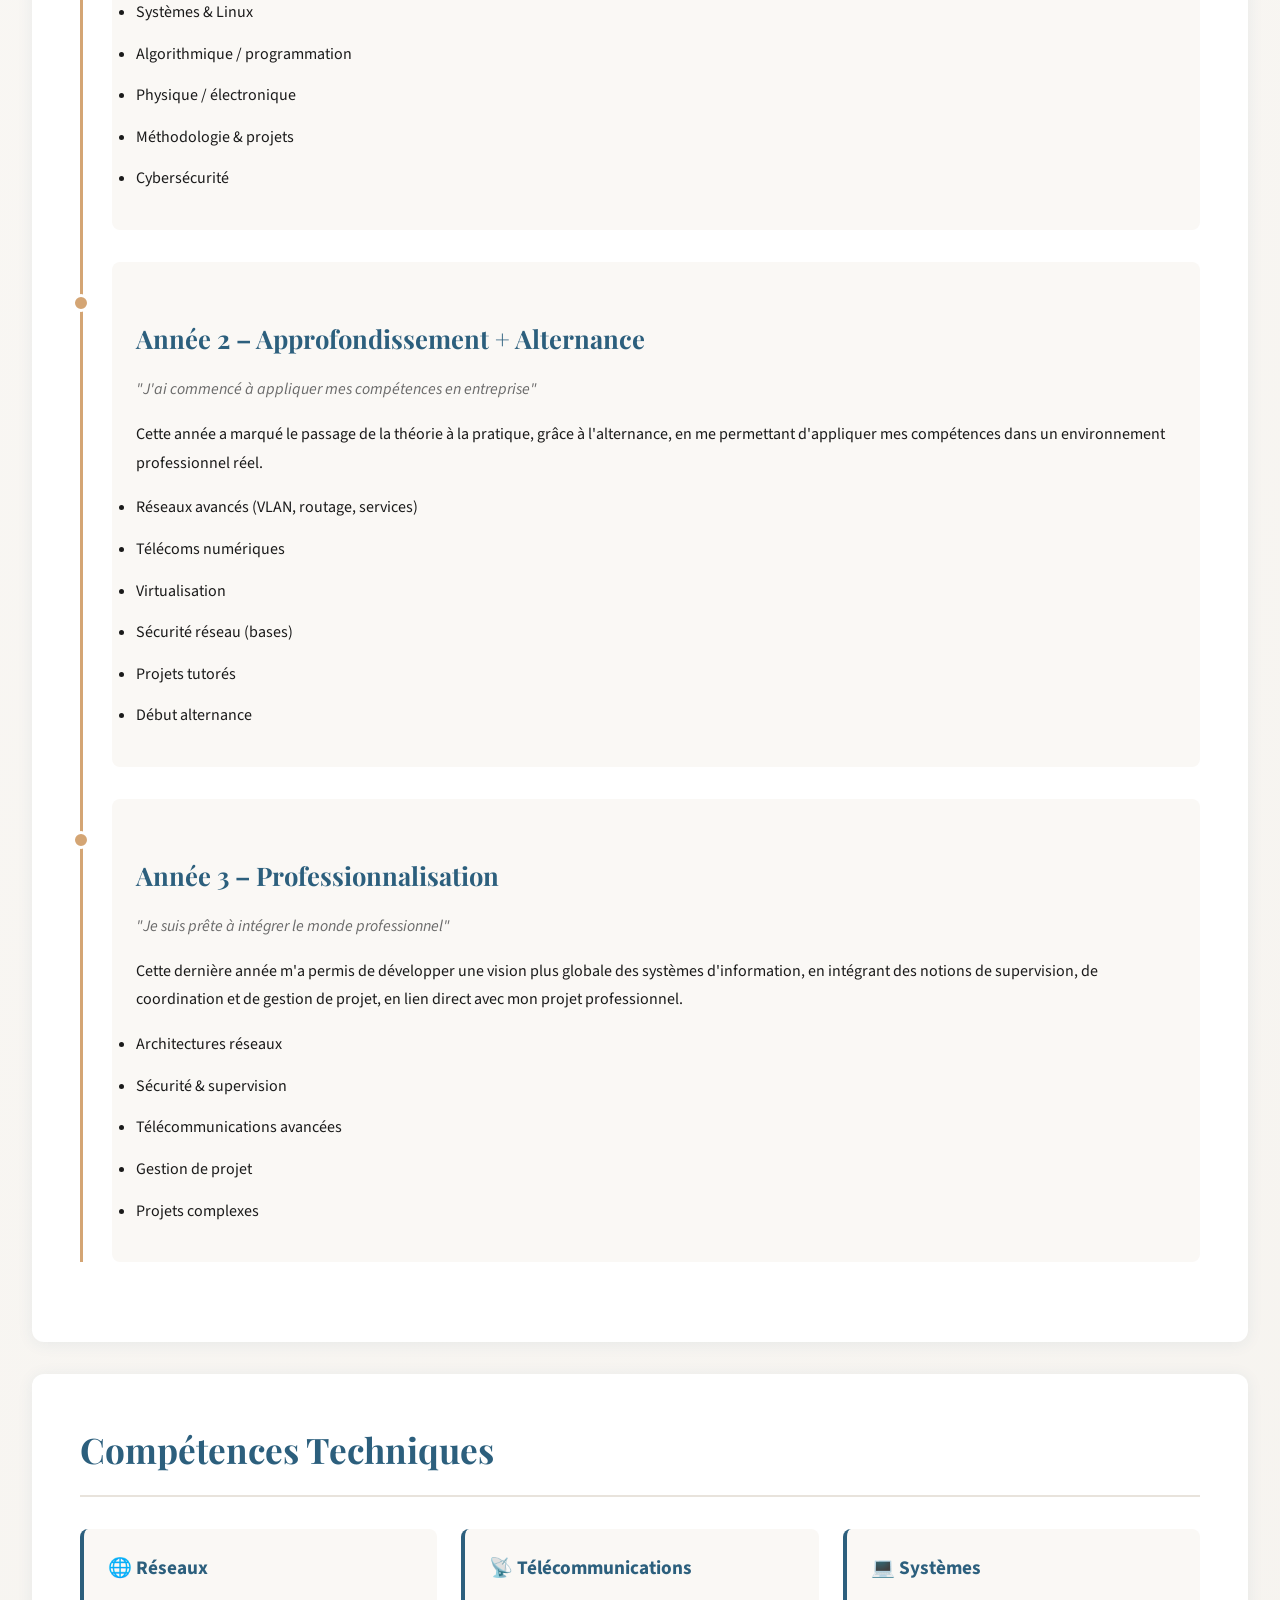
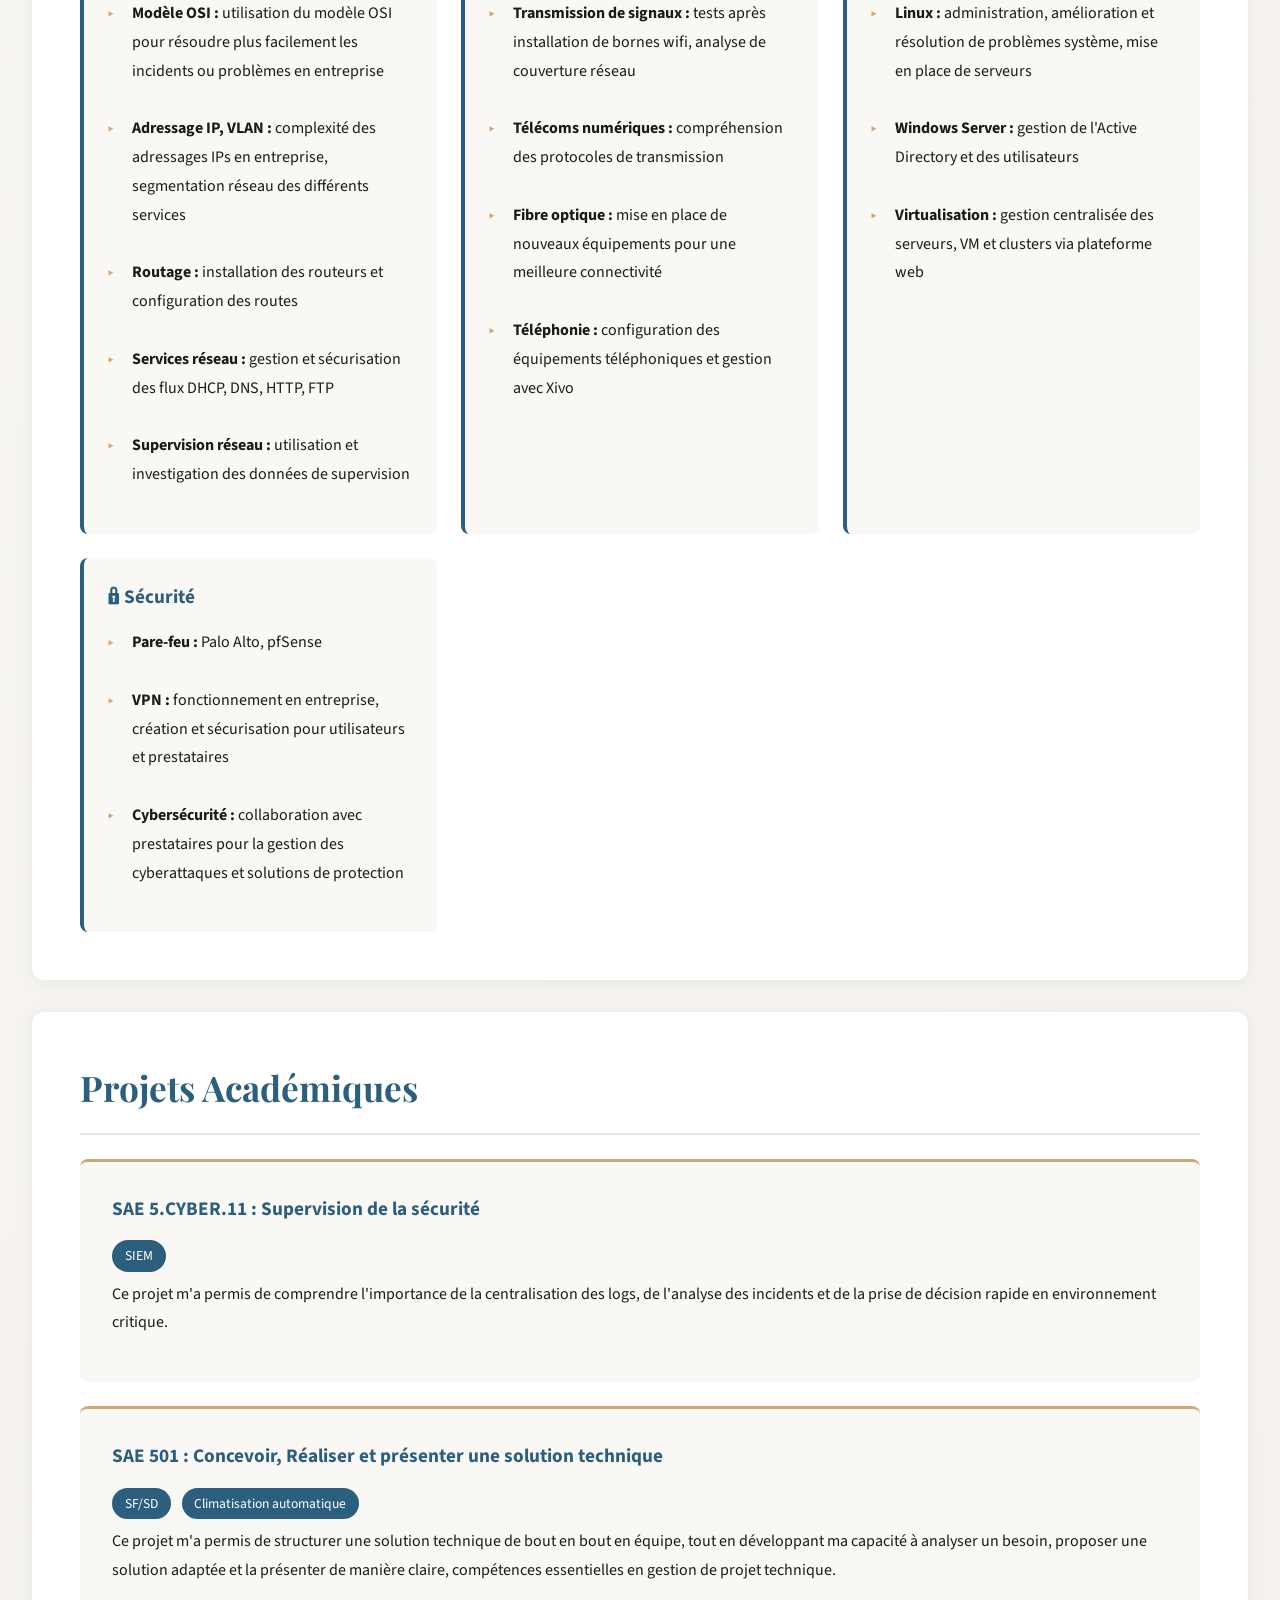
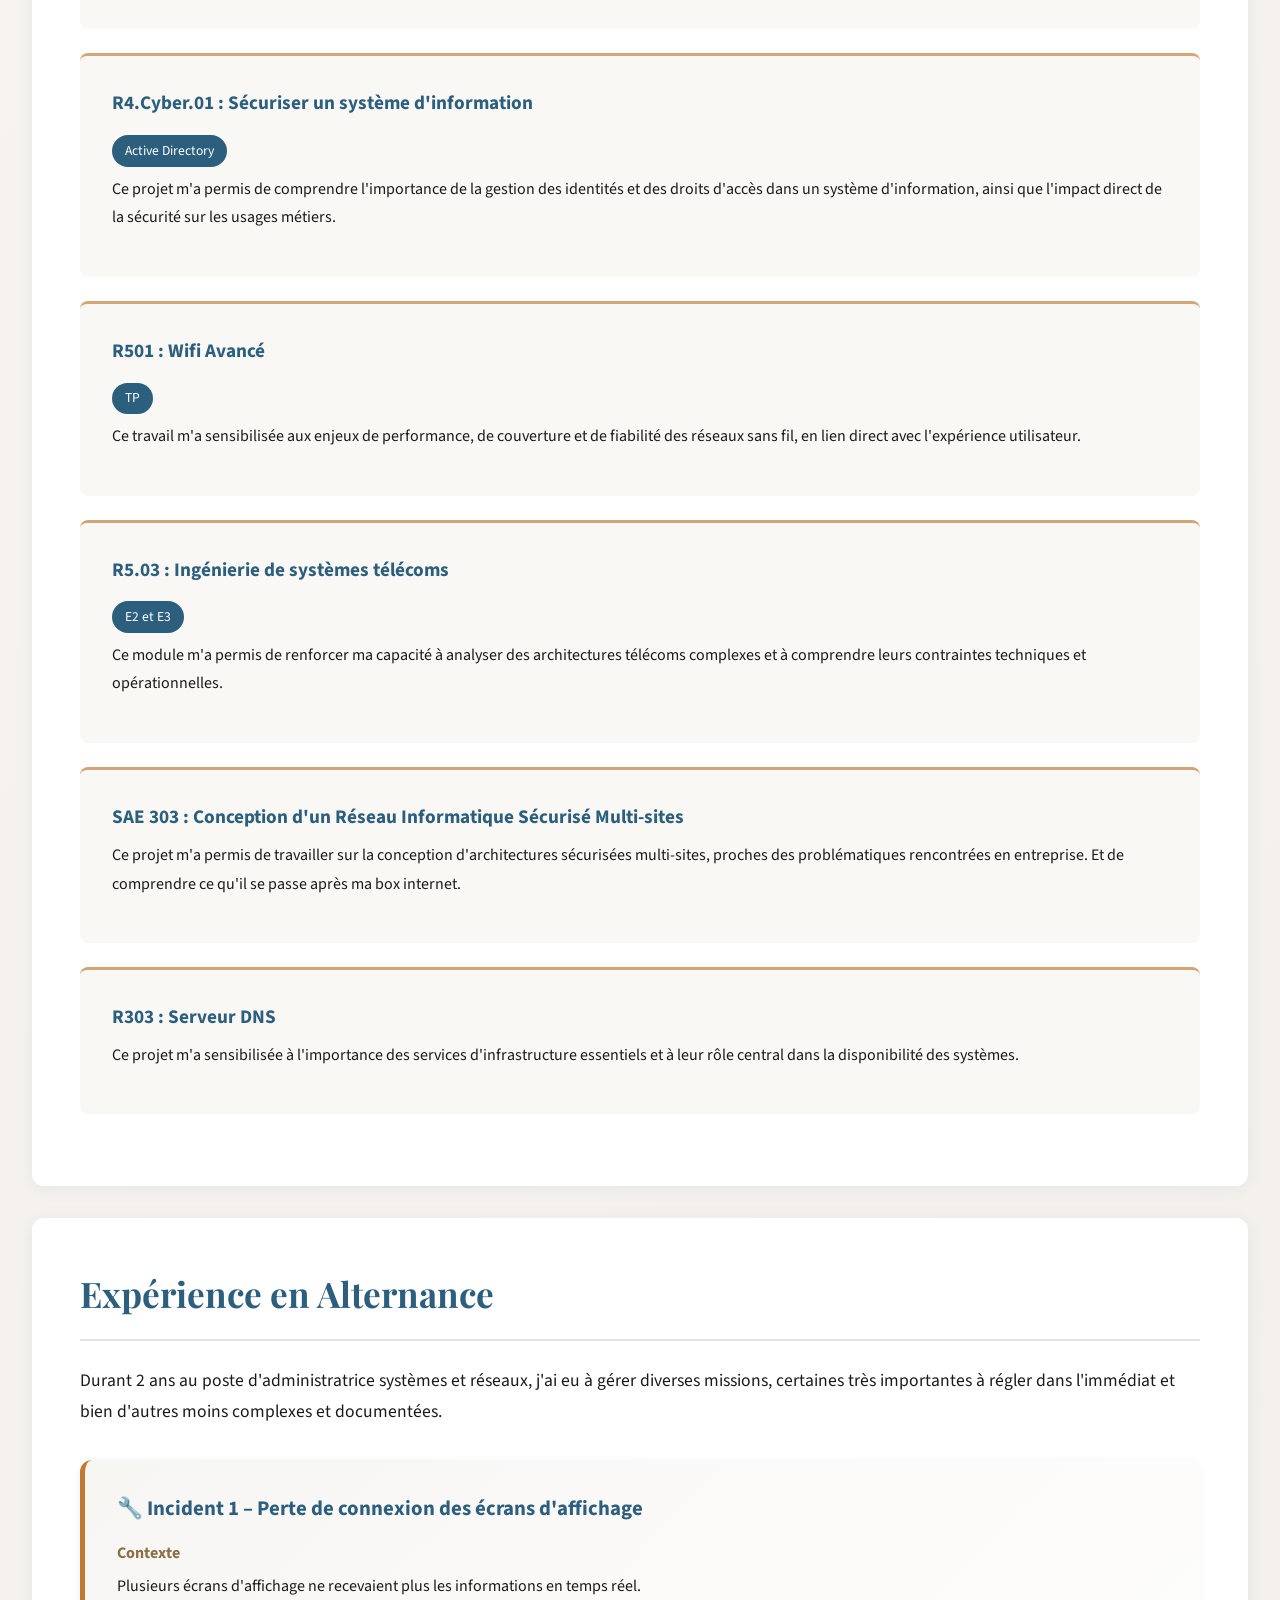
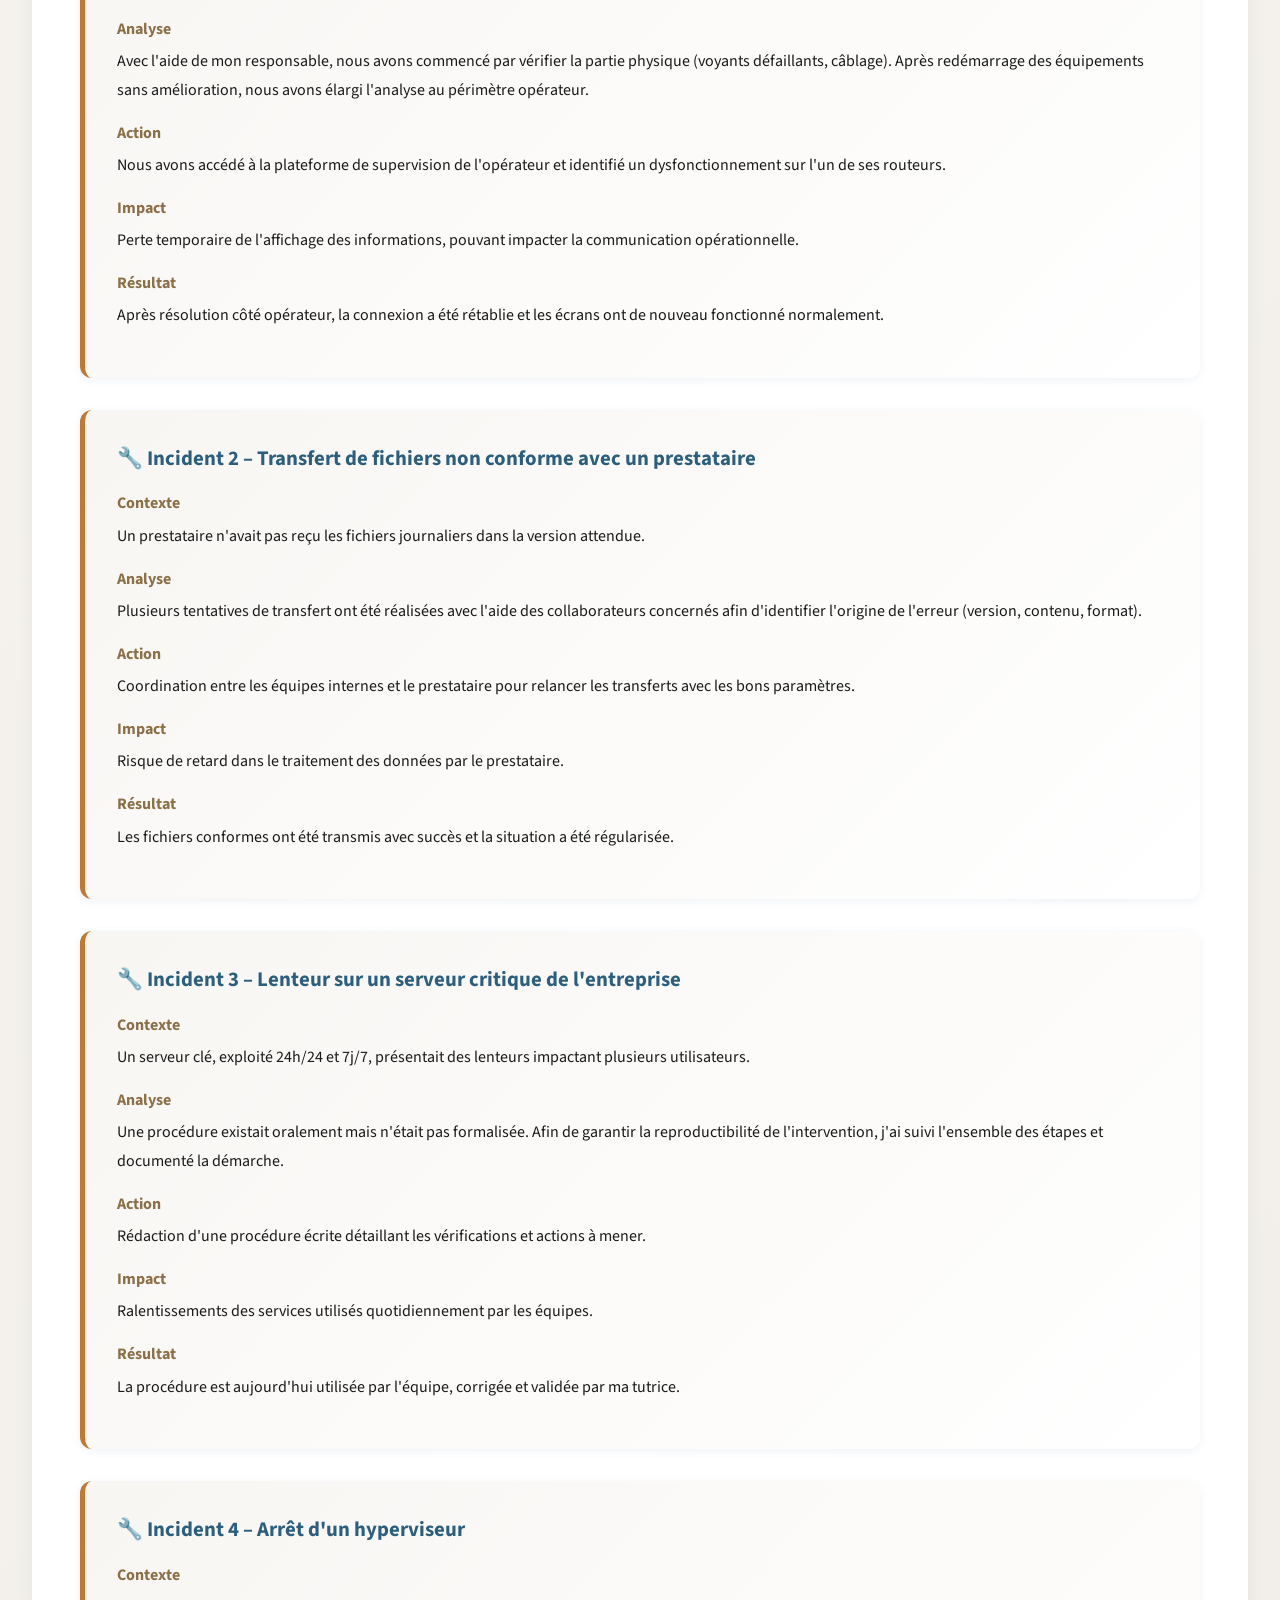
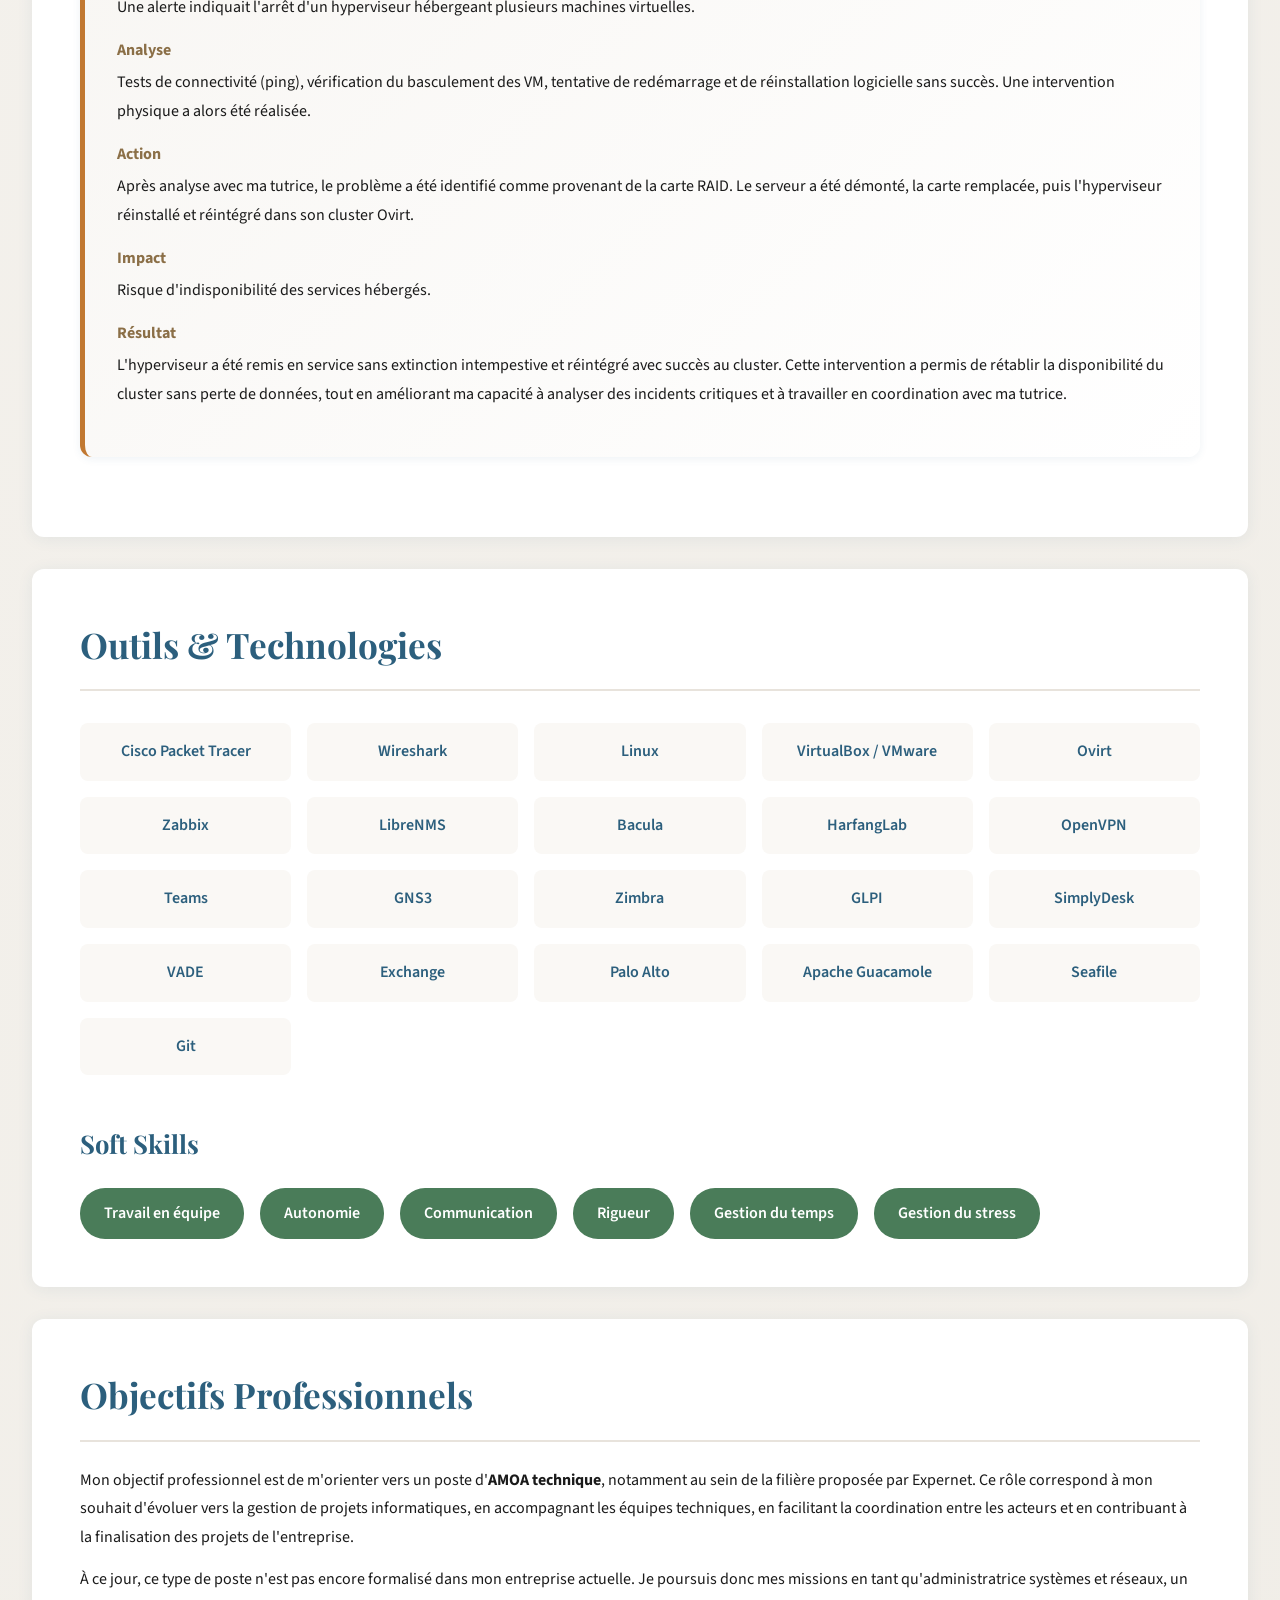
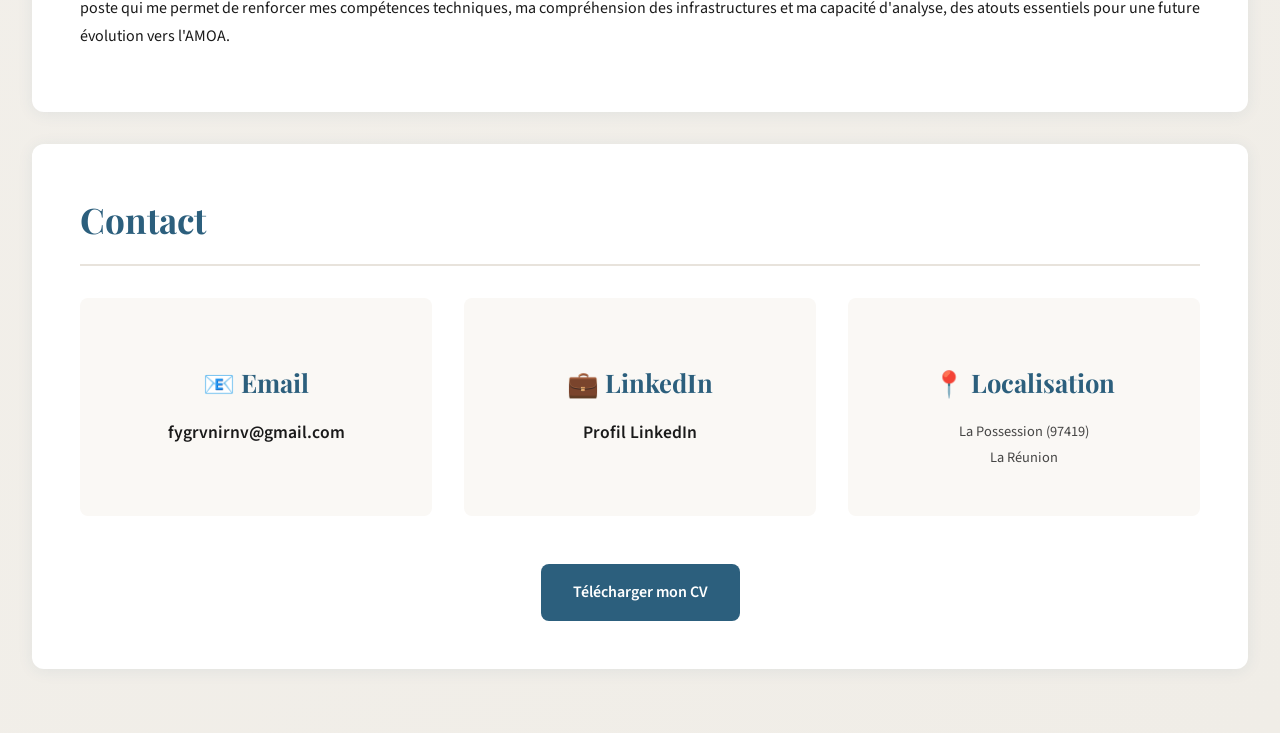
<file: Portfolio/Backup/portfolio.html>
<!DOCTYPE html>
<html lang="fr">
<head>
    <meta charset="UTF-8">
    <meta name="viewport" content="width=device-width, initial-scale=1.0">
    <title>Sylvana Chéreau - Portfolio</title>
    <link href="https://fonts.googleapis.com/css2?family=Playfair+Display:wght@400;700&family=Source+Sans+3:wght@300;400;600;700&display=swap" rel="stylesheet">
    <style>
        :root {
            --primary: #2c5f7d;
            --secondary: #d4a574;
            --accent: #8b6f47;
            --bg-light: #faf8f5;
            --bg-card: #ffffff;
            --text-dark: #1a1a1a;
            --text-muted: #6b6b6b;
            --border: #e8e3dc;
            --shadow: rgba(44, 95, 125, 0.08);
            --success: #4a7c59;
            --warning: #c17831;
        }

        * {
            margin: 0;
            padding: 0;
            box-sizing: border-box;
        }

        body {
            font-family: 'Source Sans 3', sans-serif;
            background: linear-gradient(135deg, var(--bg-light) 0%, #f0ede7 100%);
            color: var(--text-dark);
            line-height: 1.6;
        }

        .container {
            max-width: 1400px;
            margin: 0 auto;
            padding: 2rem;
        }

        /* Navigation */
        nav {
            background: var(--bg-card);
            padding: 1.5rem 2rem;
            box-shadow: 0 2px 16px var(--shadow);
            position: sticky;
            top: 0;
            z-index: 1000;
            animation: slideDown 0.6s ease-out;
        }

        @keyframes slideDown {
            from { opacity: 0; transform: translateY(-30px); }
            to { opacity: 1; transform: translateY(0); }
        }

        nav .nav-content {
            max-width: 1400px;
            margin: 0 auto;
            display: flex;
            justify-content: space-between;
            align-items: center;
            flex-wrap: wrap;
            gap: 1rem;
        }

        nav .logo {
            font-family: 'Playfair Display', serif;
            font-size: 1.5rem;
            color: var(--primary);
            font-weight: 700;
        }

        nav ul {
            list-style: none;
            display: flex;
            gap: 2rem;
            flex-wrap: wrap;
        }

        nav a {
            color: var(--text-dark);
            text-decoration: none;
            font-weight: 600;
            transition: color 0.3s ease;
        }

        nav a:hover {
            color: var(--primary);
        }

        /* Hero Section */
        .hero {
            background: var(--bg-card);
            padding: 4rem 3rem;
            border-radius: 16px;
            box-shadow: 0 4px 24px var(--shadow);
            margin: 2rem 0;
            border-left: 6px solid var(--secondary);
            text-align: center;
            animation: fadeIn 0.6s ease-out;
        }

        @keyframes fadeIn {
            from { opacity: 0; transform: translateY(20px); }
            to { opacity: 1; transform: translateY(0); }
        }

        .hero h1 {
            font-family: 'Playfair Display', serif;
            font-size: 3rem;
            color: var(--primary);
            margin-bottom: 0.5rem;
            font-weight: 700;
        }

        .hero .subtitle {
            color: var(--text-muted);
            font-size: 1.3rem;
            margin-bottom: 1rem;
            font-weight: 400;
        }

        .hero .description {
            color: var(--text-dark);
            font-size: 1.1rem;
            max-width: 900px;
            margin: 2rem auto;
            line-height: 1.8;
        }

        .hero-buttons {
            display: flex;
            gap: 1rem;
            justify-content: center;
            flex-wrap: wrap;
            margin-top: 2rem;
        }

        .btn {
            padding: 1rem 2rem;
            border: none;
            border-radius: 8px;
            font-size: 1rem;
            font-weight: 600;
            cursor: pointer;
            transition: all 0.3s ease;
            text-decoration: none;
            display: inline-block;
        }

        .btn-primary {
            background: var(--primary);
            color: white;
        }

        .btn-primary:hover {
            background: #234a5f;
            transform: translateY(-2px);
            box-shadow: 0 4px 16px rgba(44, 95, 125, 0.3);
        }

        .btn-secondary {
            background: var(--secondary);
            color: white;
        }

        .btn-secondary:hover {
            background: var(--accent);
            transform: translateY(-2px);
        }

        /* Sections */
        section {
            background: var(--bg-card);
            padding: 3rem;
            border-radius: 12px;
            box-shadow: 0 2px 16px var(--shadow);
            margin: 2rem 0;
            animation: fadeIn 0.8s ease-out;
        }

        section h2 {
            font-family: 'Playfair Display', serif;
            font-size: 2.2rem;
            color: var(--primary);
            margin-bottom: 1.5rem;
            padding-bottom: 1rem;
            border-bottom: 2px solid var(--border);
        }

        section h3 {
            font-family: 'Playfair Display', serif;
            font-size: 1.6rem;
            color: var(--primary);
            margin: 2rem 0 1rem;
        }

        section h4 {
            font-size: 1.2rem;
            color: var(--accent);
            margin: 1.5rem 0 0.5rem;
        }

        section p, section li {
            margin-bottom: 0.8rem;
            line-height: 1.8;
        }

        /* Timeline for academic path */
        .timeline {
            position: relative;
            padding-left: 2rem;
        }

        .timeline::before {
            content: '';
            position: absolute;
            left: 0;
            top: 0;
            bottom: 0;
            width: 3px;
            background: var(--secondary);
        }

        .timeline-item {
            position: relative;
            padding: 1.5rem;
            margin-bottom: 2rem;
            background: var(--bg-light);
            border-radius: 8px;
        }

        .timeline-item::before {
            content: '';
            position: absolute;
            left: -2.5rem;
            top: 2rem;
            width: 12px;
            height: 12px;
            border-radius: 50%;
            background: var(--secondary);
            border: 3px solid var(--bg-card);
        }

        /* Skills Grid */
        .skills-grid {
            display: grid;
            grid-template-columns: repeat(auto-fit, minmax(300px, 1fr));
            gap: 1.5rem;
            margin-top: 2rem;
        }

        .skill-card {
            background: var(--bg-light);
            padding: 1.5rem;
            border-radius: 8px;
            border-left: 4px solid var(--primary);
        }

        .skill-card h4 {
            color: var(--primary);
            margin-top: 0;
        }

        .skill-card ul {
            list-style: none;
            padding-left: 0;
        }

        .skill-card li {
            padding: 0.5rem 0;
            padding-left: 1.5rem;
            position: relative;
        }

        .skill-card li::before {
            content: '▸';
            position: absolute;
            left: 0;
            color: var(--secondary);
            font-weight: bold;
        }

        /* Project Cards */
        .project-card {
            background: var(--bg-light);
            padding: 2rem;
            border-radius: 8px;
            margin-bottom: 1.5rem;
            border-top: 3px solid var(--secondary);
            transition: all 0.3s ease;
        }

        .project-card:hover {
            transform: translateY(-3px);
            box-shadow: 0 4px 16px var(--shadow);
        }

        .project-card h4 {
            color: var(--primary);
            margin-top: 0;
        }

        .project-tag {
            display: inline-block;
            padding: 0.3rem 0.8rem;
            background: var(--primary);
            color: white;
            border-radius: 20px;
            font-size: 0.85rem;
            margin: 0.5rem 0.5rem 0.5rem 0;
        }

        /* Incident Cards */
        .incident-card {
            background: linear-gradient(135deg, #f8f6f3 0%, #ffffff 100%);
            padding: 2rem;
            border-radius: 12px;
            margin-bottom: 2rem;
            border-left: 5px solid var(--warning);
            box-shadow: 0 2px 8px var(--shadow);
        }

        .incident-card h4 {
            color: var(--primary);
            margin-top: 0;
            font-size: 1.3rem;
        }

        .incident-section {
            margin: 1rem 0;
        }

        .incident-section strong {
            color: var(--accent);
            display: block;
            margin-bottom: 0.3rem;
        }

        /* Tools Grid */
        .tools-grid {
            display: grid;
            grid-template-columns: repeat(auto-fill, minmax(180px, 1fr));
            gap: 1rem;
            margin-top: 2rem;
        }

        .tool-item {
            background: var(--bg-light);
            padding: 1rem;
            border-radius: 8px;
            text-align: center;
            font-weight: 600;
            color: var(--primary);
            transition: all 0.3s ease;
        }

        .tool-item:hover {
            background: var(--primary);
            color: white;
            transform: scale(1.05);
        }

        /* Soft Skills */
        .soft-skills {
            display: flex;
            flex-wrap: wrap;
            gap: 1rem;
            margin-top: 1.5rem;
        }

        .soft-skill-badge {
            padding: 0.8rem 1.5rem;
            background: var(--success);
            color: white;
            border-radius: 25px;
            font-weight: 600;
        }

        /* Contact Section */
        .contact-info {
            display: grid;
            grid-template-columns: repeat(auto-fit, minmax(250px, 1fr));
            gap: 2rem;
            margin-top: 2rem;
        }

        .contact-card {
            background: var(--bg-light);
            padding: 2rem;
            border-radius: 8px;
            text-align: center;
            transition: all 0.3s ease;
        }

        .contact-card:hover {
            background: var(--primary);
            color: white;
        }

        .contact-card a {
            color: inherit;
            text-decoration: none;
            font-weight: 600;
            font-size: 1.1rem;
        }

        .contact-card p {
            margin-top: 0.5rem;
            font-size: 0.9rem;
            opacity: 0.8;
        }

        /* Responsive */
        @media (max-width: 768px) {
            .hero h1 {
                font-size: 2rem;
            }

            .hero .subtitle {
                font-size: 1.1rem;
            }

            section {
                padding: 2rem;
            }

            section h2 {
                font-size: 1.8rem;
            }

            nav ul {
                gap: 1rem;
            }
        }

        /* Smooth scrolling */
        html {
            scroll-behavior: smooth;
        }

        /* Hidden sections for navigation */
        .hidden {
            display: none;
        }
    </style>
</head>
<body>
    <nav>
        <div class="nav-content">
            <div class="logo">SC</div>
            <ul>
                <li><a href="#accueil">Accueil</a></li>
                <li><a href="#profil">Profil</a></li>
                <li><a href="#parcours">Parcours</a></li>
                <li><a href="#competences">Compétences</a></li>
                <li><a href="#projets">Projets</a></li>
                <li><a href="#alternance">Alternance</a></li>
                <li><a href="#outils">Outils</a></li>
                <li><a href="#objectifs">Objectifs</a></li>
                <li><a href="#contact">Contact</a></li>
            </ul>
        </div>
    </nav>

    <div class="container">
        <!-- Hero Section -->
        <section id="accueil" class="hero">
            <h1>Sylvana Chéreau</h1>
            <p class="subtitle">Administratrice Systèmes & Réseaux – Alternante</p>
            <p class="subtitle">BUT Réseaux et Télécommunications (3e année – parcours Cybersécurité)</p>
            
            <p class="description">
                Alternante depuis deux ans au sein d'une compagnie aérienne, j'interviens sur l'administration des systèmes, 
                des réseaux et des outils métiers critiques, avec une forte sensibilité à la sécurité et à la gestion de projets techniques.
            </p>

            <div class="hero-buttons">
                <a href="#profil" class="btn btn-primary">Découvrir mon parcours</a>
                <a href="#" class="btn btn-secondary">Télécharger mon CV</a>
            </div>
        </section>

        <!-- Profil -->
        <section id="profil">
            <h2>Présentation</h2>
            <p>
                Je suis actuellement en troisième année de BUT Réseaux et Télécommunications, parcours Cybersécurité. 
                J'effectue mon alternance depuis ma deuxième année en tant qu'administratrice systèmes et réseaux au sein d'une compagnie aérienne.
            </p>
            <p>
                En entreprise, j'interviens sur la gestion des systèmes, des applicatifs et des infrastructures réseaux, 
                afin de garantir la disponibilité, la performance et la sécurité des services pour les utilisateurs. 
                J'ai été intégrée comme un membre à part entière de l'équipe, avec les mêmes responsabilités et exigences professionnelles.
            </p>
            <p>
                Ce qui me motive dans le domaine des réseaux et télécommunications, c'est la diversité des compétences acquises, 
                permettant ensuite de se spécialiser tout en conservant une vision globale des systèmes d'information. 
                Cette formation s'inscrit dans la continuité de mon parcours et m'a permis de confirmer mon projet professionnel.
            </p>
        </section>

        <!-- Parcours Académique -->
        <section id="parcours">
            <h2>Parcours Académique – BUT R&T</h2>
            
            <div class="timeline">
                <div class="timeline-item">
                    <h3>Année 1 – Découverte & Bases</h3>
                    <p style="color: var(--text-muted); font-style: italic; margin-bottom: 1rem;">
                        "J'ai acquis les fondamentaux techniques et théoriques"
                    </p>
                    <p>
                        Cette première année m'a permis d'acquérir des bases solides en réseaux, systèmes et télécommunications, 
                        essentielles pour comprendre le fonctionnement global des infrastructures informatiques.
                    </p>
                    <ul style="margin-top: 1rem;">
                        <li>Réseaux informatiques (bases)</li>
                        <li>Télécommunications (signaux, transmissions)</li>
                        <li>Systèmes & Linux</li>
                        <li>Algorithmique / programmation</li>
                        <li>Physique / électronique</li>
                        <li>Méthodologie & projets</li>
                        <li>Cybersécurité</li>
                    </ul>
                </div>

                <div class="timeline-item">
                    <h3>Année 2 – Approfondissement + Alternance</h3>
                    <p style="color: var(--text-muted); font-style: italic; margin-bottom: 1rem;">
                        "J'ai commencé à appliquer mes compétences en entreprise"
                    </p>
                    <p>
                        Cette année a marqué le passage de la théorie à la pratique, grâce à l'alternance, 
                        en me permettant d'appliquer mes compétences dans un environnement professionnel réel.
                    </p>
                    <ul style="margin-top: 1rem;">
                        <li>Réseaux avancés (VLAN, routage, services)</li>
                        <li>Télécoms numériques</li>
                        <li>Virtualisation</li>
                        <li>Sécurité réseau (bases)</li>
                        <li>Projets tutorés</li>
                        <li>Début alternance</li>
                    </ul>
                </div>

                <div class="timeline-item">
                    <h3>Année 3 – Professionnalisation</h3>
                    <p style="color: var(--text-muted); font-style: italic; margin-bottom: 1rem;">
                        "Je suis prête à intégrer le monde professionnel"
                    </p>
                    <p>
                        Cette dernière année m'a permis de développer une vision plus globale des systèmes d'information, 
                        en intégrant des notions de supervision, de coordination et de gestion de projet, 
                        en lien direct avec mon projet professionnel.
                    </p>
                    <ul style="margin-top: 1rem;">
                        <li>Architectures réseaux</li>
                        <li>Sécurité & supervision</li>
                        <li>Télécommunications avancées</li>
                        <li>Gestion de projet</li>
                        <li>Projets complexes</li>
                    </ul>
                </div>
            </div>
        </section>

        <!-- Compétences Techniques -->
        <section id="competences">
            <h2>Compétences Techniques</h2>
            
            <div class="skills-grid">
                <div class="skill-card">
                    <h4>🌐 Réseaux</h4>
                    <ul>
                        <li><strong>Modèle OSI :</strong> utilisation du modèle OSI pour résoudre plus facilement les incidents ou problèmes en entreprise</li>
                        <li><strong>Adressage IP, VLAN :</strong> complexité des adressages IPs en entreprise, segmentation réseau des différents services</li>
                        <li><strong>Routage :</strong> installation des routeurs et configuration des routes</li>
                        <li><strong>Services réseau :</strong> gestion et sécurisation des flux DHCP, DNS, HTTP, FTP</li>
                        <li><strong>Supervision réseau :</strong> utilisation et investigation des données de supervision</li>
                    </ul>
                </div>

                <div class="skill-card">
                    <h4>📡 Télécommunications</h4>
                    <ul>
                        <li><strong>Transmission de signaux :</strong> tests après installation de bornes wifi, analyse de couverture réseau</li>
                        <li><strong>Télécoms numériques :</strong> compréhension des protocoles de transmission</li>
                        <li><strong>Fibre optique :</strong> mise en place de nouveaux équipements pour une meilleure connectivité</li>
                        <li><strong>Téléphonie :</strong> configuration des équipements téléphoniques et gestion avec Xivo</li>
                    </ul>
                </div>

                <div class="skill-card">
                    <h4>💻 Systèmes</h4>
                    <ul>
                        <li><strong>Linux :</strong> administration, amélioration et résolution de problèmes système, mise en place de serveurs</li>
                        <li><strong>Windows Server :</strong> gestion de l'Active Directory et des utilisateurs</li>
                        <li><strong>Virtualisation :</strong> gestion centralisée des serveurs, VM et clusters via plateforme web</li>
                    </ul>
                </div>

                <div class="skill-card">
                    <h4>🔒 Sécurité</h4>
                    <ul>
                        <li><strong>Pare-feu :</strong> Palo Alto, pfSense</li>
                        <li><strong>VPN :</strong> fonctionnement en entreprise, création et sécurisation pour utilisateurs et prestataires</li>
                        <li><strong>Cybersécurité :</strong> collaboration avec prestataires pour la gestion des cyberattaques et solutions de protection</li>
                    </ul>
                </div>
            </div>
        </section>

        <!-- Projets Académiques -->
        <section id="projets">
            <h2>Projets Académiques</h2>

            <div class="project-card">
                <h4>SAE 5.CYBER.11 : Supervision de la sécurité</h4>
                <div>
                    <span class="project-tag">SIEM</span>
                </div>
                <p>
                    Ce projet m'a permis de comprendre l'importance de la centralisation des logs, 
                    de l'analyse des incidents et de la prise de décision rapide en environnement critique.
                </p>
            </div>

            <div class="project-card">
                <h4>SAE 501 : Concevoir, Réaliser et présenter une solution technique</h4>
                <div>
                    <span class="project-tag">SF/SD</span>
                    <span class="project-tag">Climatisation automatique</span>
                </div>
                <p>
                    Ce projet m'a permis de structurer une solution technique de bout en bout en équipe, 
                    tout en développant ma capacité à analyser un besoin, proposer une solution adaptée et 
                    la présenter de manière claire, compétences essentielles en gestion de projet technique.
                </p>
            </div>

            <div class="project-card">
                <h4>R4.Cyber.01 : Sécuriser un système d'information</h4>
                <div>
                    <span class="project-tag">Active Directory</span>
                </div>
                <p>
                    Ce projet m'a permis de comprendre l'importance de la gestion des identités et 
                    des droits d'accès dans un système d'information, ainsi que l'impact direct de 
                    la sécurité sur les usages métiers.
                </p>
            </div>

            <div class="project-card">
                <h4>R501 : Wifi Avancé</h4>
                <div>
                    <span class="project-tag">TP</span>
                </div>
                <p>
                    Ce travail m'a sensibilisée aux enjeux de performance, de couverture et de 
                    fiabilité des réseaux sans fil, en lien direct avec l'expérience utilisateur.
                </p>
            </div>

            <div class="project-card">
                <h4>R5.03 : Ingénierie de systèmes télécoms</h4>
                <div>
                    <span class="project-tag">E2 et E3</span>
                </div>
                <p>
                    Ce module m'a permis de renforcer ma capacité à analyser des architectures télécoms 
                    complexes et à comprendre leurs contraintes techniques et opérationnelles.
                </p>
            </div>

            <div class="project-card">
                <h4>SAE 303 : Conception d'un Réseau Informatique Sécurisé Multi-sites</h4>
                <p>
                    Ce projet m'a permis de travailler sur la conception d'architectures sécurisées multi-sites, 
                    proches des problématiques rencontrées en entreprise. Et de comprendre ce qu'il se passe 
                    après ma box internet.
                </p>
            </div>

            <div class="project-card">
                <h4>R303 : Serveur DNS</h4>
                <p>
                    Ce projet m'a sensibilisée à l'importance des services d'infrastructure essentiels 
                    et à leur rôle central dans la disponibilité des systèmes.
                </p>
            </div>
        </section>

        <!-- Expérience en Alternance -->
        <section id="alternance">
            <h2>Expérience en Alternance</h2>
            
            <p style="font-size: 1.1rem; margin-bottom: 2rem;">
                Durant 2 ans au poste d'administratrice systèmes et réseaux, j'ai eu à gérer diverses missions, 
                certaines très importantes à régler dans l'immédiat et bien d'autres moins complexes et documentées.
            </p>

            <div class="incident-card">
                <h4>🔧 Incident 1 – Perte de connexion des écrans d'affichage</h4>
                
                <div class="incident-section">
                    <strong>Contexte</strong>
                    <p>Plusieurs écrans d'affichage ne recevaient plus les informations en temps réel.</p>
                </div>

                <div class="incident-section">
                    <strong>Analyse</strong>
                    <p>
                        Avec l'aide de mon responsable, nous avons commencé par vérifier la partie physique 
                        (voyants défaillants, câblage). Après redémarrage des équipements sans amélioration, 
                        nous avons élargi l'analyse au périmètre opérateur.
                    </p>
                </div>

                <div class="incident-section">
                    <strong>Action</strong>
                    <p>
                        Nous avons accédé à la plateforme de supervision de l'opérateur et identifié un 
                        dysfonctionnement sur l'un de ses routeurs.
                    </p>
                </div>

                <div class="incident-section">
                    <strong>Impact</strong>
                    <p>
                        Perte temporaire de l'affichage des informations, pouvant impacter la communication opérationnelle.
                    </p>
                </div>

                <div class="incident-section">
                    <strong>Résultat</strong>
                    <p>
                        Après résolution côté opérateur, la connexion a été rétablie et les écrans ont de nouveau 
                        fonctionné normalement.
                    </p>
                </div>
            </div>

            <div class="incident-card">
                <h4>🔧 Incident 2 – Transfert de fichiers non conforme avec un prestataire</h4>
                
                <div class="incident-section">
                    <strong>Contexte</strong>
                    <p>Un prestataire n'avait pas reçu les fichiers journaliers dans la version attendue.</p>
                </div>

                <div class="incident-section">
                    <strong>Analyse</strong>
                    <p>
                        Plusieurs tentatives de transfert ont été réalisées avec l'aide des collaborateurs concernés 
                        afin d'identifier l'origine de l'erreur (version, contenu, format).
                    </p>
                </div>

                <div class="incident-section">
                    <strong>Action</strong>
                    <p>
                        Coordination entre les équipes internes et le prestataire pour relancer les transferts avec 
                        les bons paramètres.
                    </p>
                </div>

                <div class="incident-section">
                    <strong>Impact</strong>
                    <p>Risque de retard dans le traitement des données par le prestataire.</p>
                </div>

                <div class="incident-section">
                    <strong>Résultat</strong>
                    <p>Les fichiers conformes ont été transmis avec succès et la situation a été régularisée.</p>
                </div>
            </div>

            <div class="incident-card">
                <h4>🔧 Incident 3 – Lenteur sur un serveur critique de l'entreprise</h4>
                
                <div class="incident-section">
                    <strong>Contexte</strong>
                    <p>
                        Un serveur clé, exploité 24h/24 et 7j/7, présentait des lenteurs impactant plusieurs utilisateurs.
                    </p>
                </div>

                <div class="incident-section">
                    <strong>Analyse</strong>
                    <p>
                        Une procédure existait oralement mais n'était pas formalisée. Afin de garantir la reproductibilité 
                        de l'intervention, j'ai suivi l'ensemble des étapes et documenté la démarche.
                    </p>
                </div>

                <div class="incident-section">
                    <strong>Action</strong>
                    <p>
                        Rédaction d'une procédure écrite détaillant les vérifications et actions à mener.
                    </p>
                </div>

                <div class="incident-section">
                    <strong>Impact</strong>
                    <p>Ralentissements des services utilisés quotidiennement par les équipes.</p>
                </div>

                <div class="incident-section">
                    <strong>Résultat</strong>
                    <p>
                        La procédure est aujourd'hui utilisée par l'équipe, corrigée et validée par ma tutrice.
                    </p>
                </div>
            </div>

            <div class="incident-card">
                <h4>🔧 Incident 4 – Arrêt d'un hyperviseur</h4>
                
                <div class="incident-section">
                    <strong>Contexte</strong>
                    <p>Une alerte indiquait l'arrêt d'un hyperviseur hébergeant plusieurs machines virtuelles.</p>
                </div>

                <div class="incident-section">
                    <strong>Analyse</strong>
                    <p>
                        Tests de connectivité (ping), vérification du basculement des VM, tentative de redémarrage 
                        et de réinstallation logicielle sans succès. Une intervention physique a alors été réalisée.
                    </p>
                </div>

                <div class="incident-section">
                    <strong>Action</strong>
                    <p>
                        Après analyse avec ma tutrice, le problème a été identifié comme provenant de la carte RAID. 
                        Le serveur a été démonté, la carte remplacée, puis l'hyperviseur réinstallé et réintégré 
                        dans son cluster Ovirt.
                    </p>
                </div>

                <div class="incident-section">
                    <strong>Impact</strong>
                    <p>Risque d'indisponibilité des services hébergés.</p>
                </div>

                <div class="incident-section">
                    <strong>Résultat</strong>
                    <p>
                        L'hyperviseur a été remis en service sans extinction intempestive et réintégré avec succès au cluster. 
                        Cette intervention a permis de rétablir la disponibilité du cluster sans perte de données, 
                        tout en améliorant ma capacité à analyser des incidents critiques et à travailler en coordination 
                        avec ma tutrice.
                    </p>
                </div>
            </div>
        </section>

        <!-- Outils & Technologies -->
        <section id="outils">
            <h2>Outils & Technologies</h2>
            
            <div class="tools-grid">
                <div class="tool-item">Cisco Packet Tracer</div>
                <div class="tool-item">Wireshark</div>
                <div class="tool-item">Linux</div>
                <div class="tool-item">VirtualBox / VMware</div>
                <div class="tool-item">Ovirt</div>
                <div class="tool-item">Zabbix</div>
                <div class="tool-item">LibreNMS</div>
                <div class="tool-item">Bacula</div>
                <div class="tool-item">HarfangLab</div>
                <div class="tool-item">OpenVPN</div>
                <div class="tool-item">Teams</div>
                <div class="tool-item">GNS3</div>
                <div class="tool-item">Zimbra</div>
                <div class="tool-item">GLPI</div>
                <div class="tool-item">SimplyDesk</div>
                <div class="tool-item">VADE</div>
                <div class="tool-item">Exchange</div>
                <div class="tool-item">Palo Alto</div>
                <div class="tool-item">Apache Guacamole</div>
                <div class="tool-item">Seafile</div>
                <div class="tool-item">Git</div>
            </div>

            <h3 style="margin-top: 3rem;">Soft Skills</h3>
            <div class="soft-skills">
                <div class="soft-skill-badge">Travail en équipe</div>
                <div class="soft-skill-badge">Autonomie</div>
                <div class="soft-skill-badge">Communication</div>
                <div class="soft-skill-badge">Rigueur</div>
                <div class="soft-skill-badge">Gestion du temps</div>
                <div class="soft-skill-badge">Gestion du stress</div>
            </div>
        </section>

        <!-- Objectifs Professionnels -->
        <section id="objectifs">
            <h2>Objectifs Professionnels</h2>
            
            <p>
                Mon objectif professionnel est de m'orienter vers un poste d'<strong>AMOA technique</strong>, 
                notamment au sein de la filière proposée par Expernet. Ce rôle correspond à mon souhait d'évoluer 
                vers la gestion de projets informatiques, en accompagnant les équipes techniques, en facilitant la 
                coordination entre les acteurs et en contribuant à la finalisation des projets de l'entreprise.
            </p>
            <p>
                À ce jour, ce type de poste n'est pas encore formalisé dans mon entreprise actuelle. Je poursuis 
                donc mes missions en tant qu'administratrice systèmes et réseaux, un poste qui me permet de renforcer 
                mes compétences techniques, ma compréhension des infrastructures et ma capacité d'analyse, des atouts 
                essentiels pour une future évolution vers l'AMOA.
            </p>
        </section>

        <!-- Contact -->
        <section id="contact">
            <h2>Contact</h2>
            
            <div class="contact-info">
                <div class="contact-card">
                    <h3>📧 Email</h3>
                    <a href="mailto:fygrvnirnv@gmail.com">fygrvnirnv@gmail.com</a>
                </div>
                
                <div class="contact-card">
                    <h3>💼 LinkedIn</h3>
                    <a href="#" target="_blank">Profil LinkedIn</a>
                </div>
                
                <div class="contact-card">
                    <h3>📍 Localisation</h3>
                    <p>La Possession (97419)<br>La Réunion</p>
                </div>
            </div>

            <div style="text-align: center; margin-top: 3rem;">
                <a href="#" class="btn btn-primary">Télécharger mon CV</a>
            </div>
        </section>
    </div>
</body>
</html>
</file>
